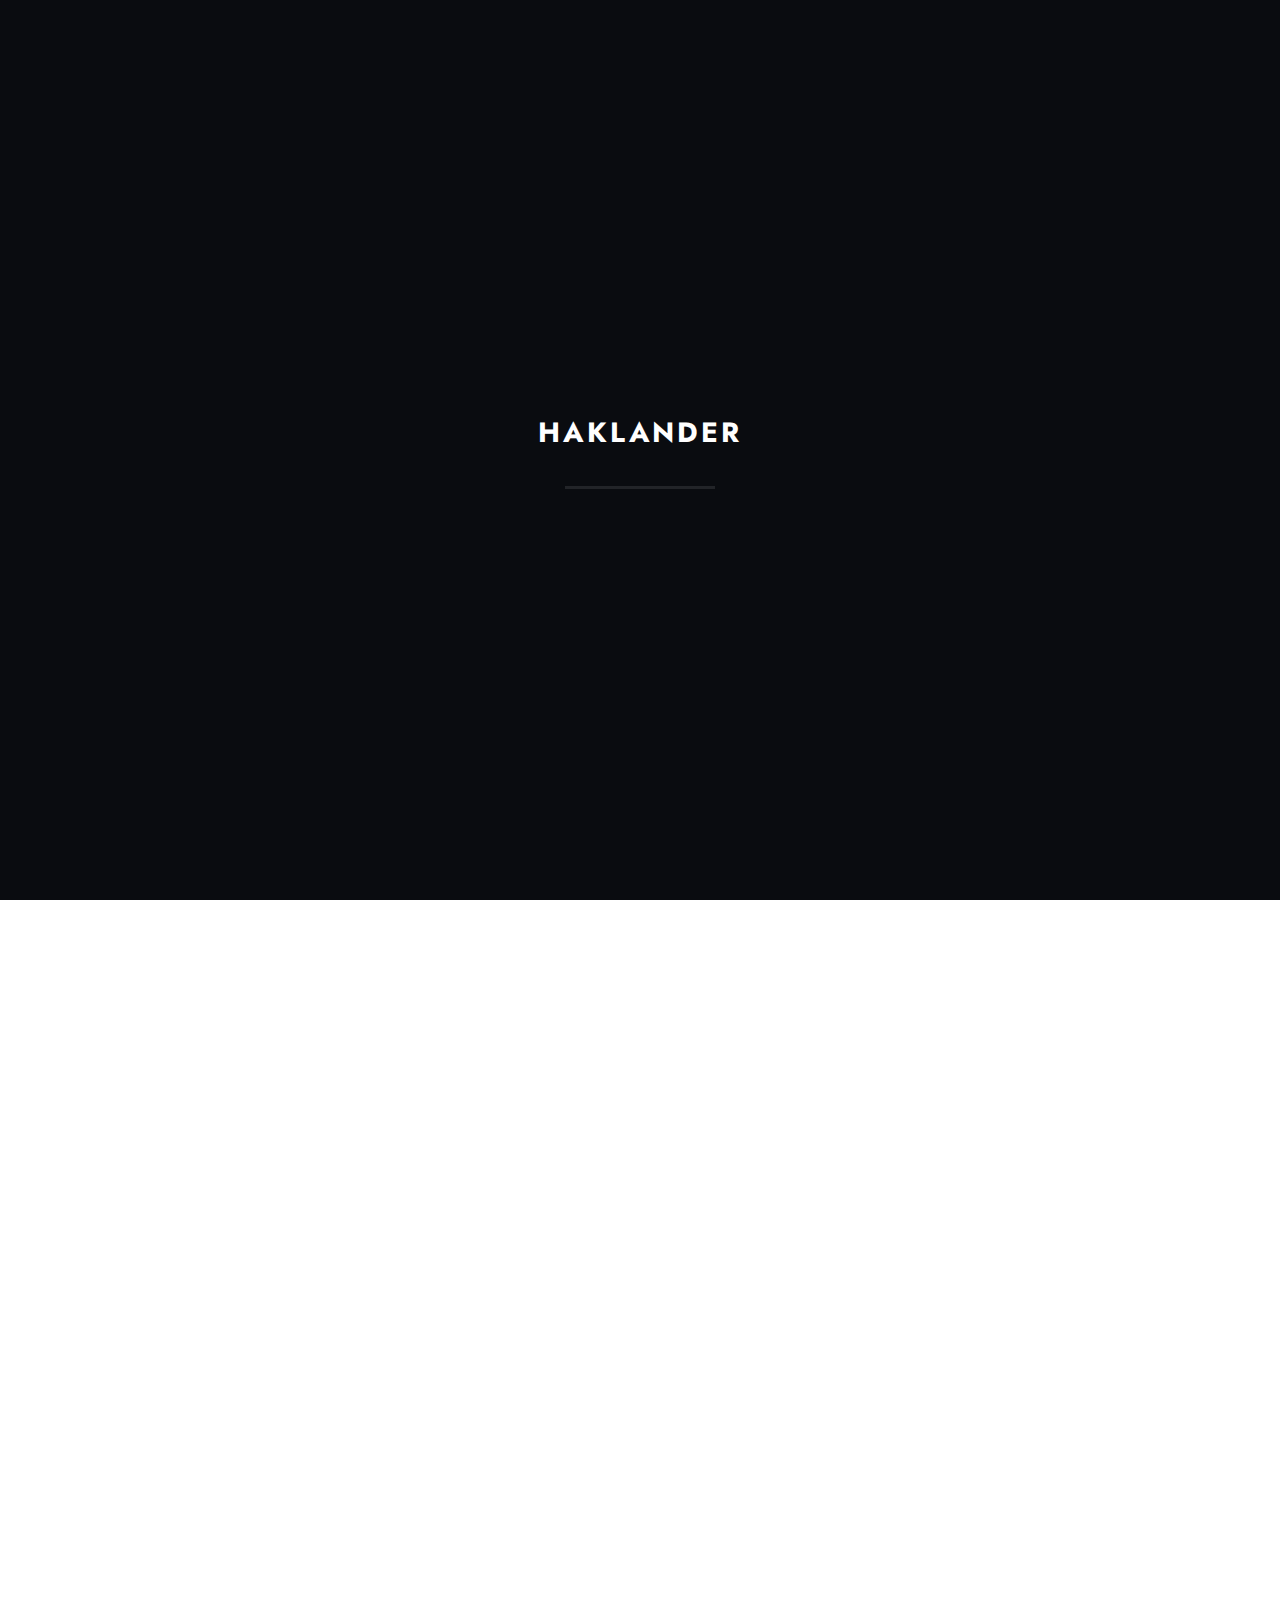
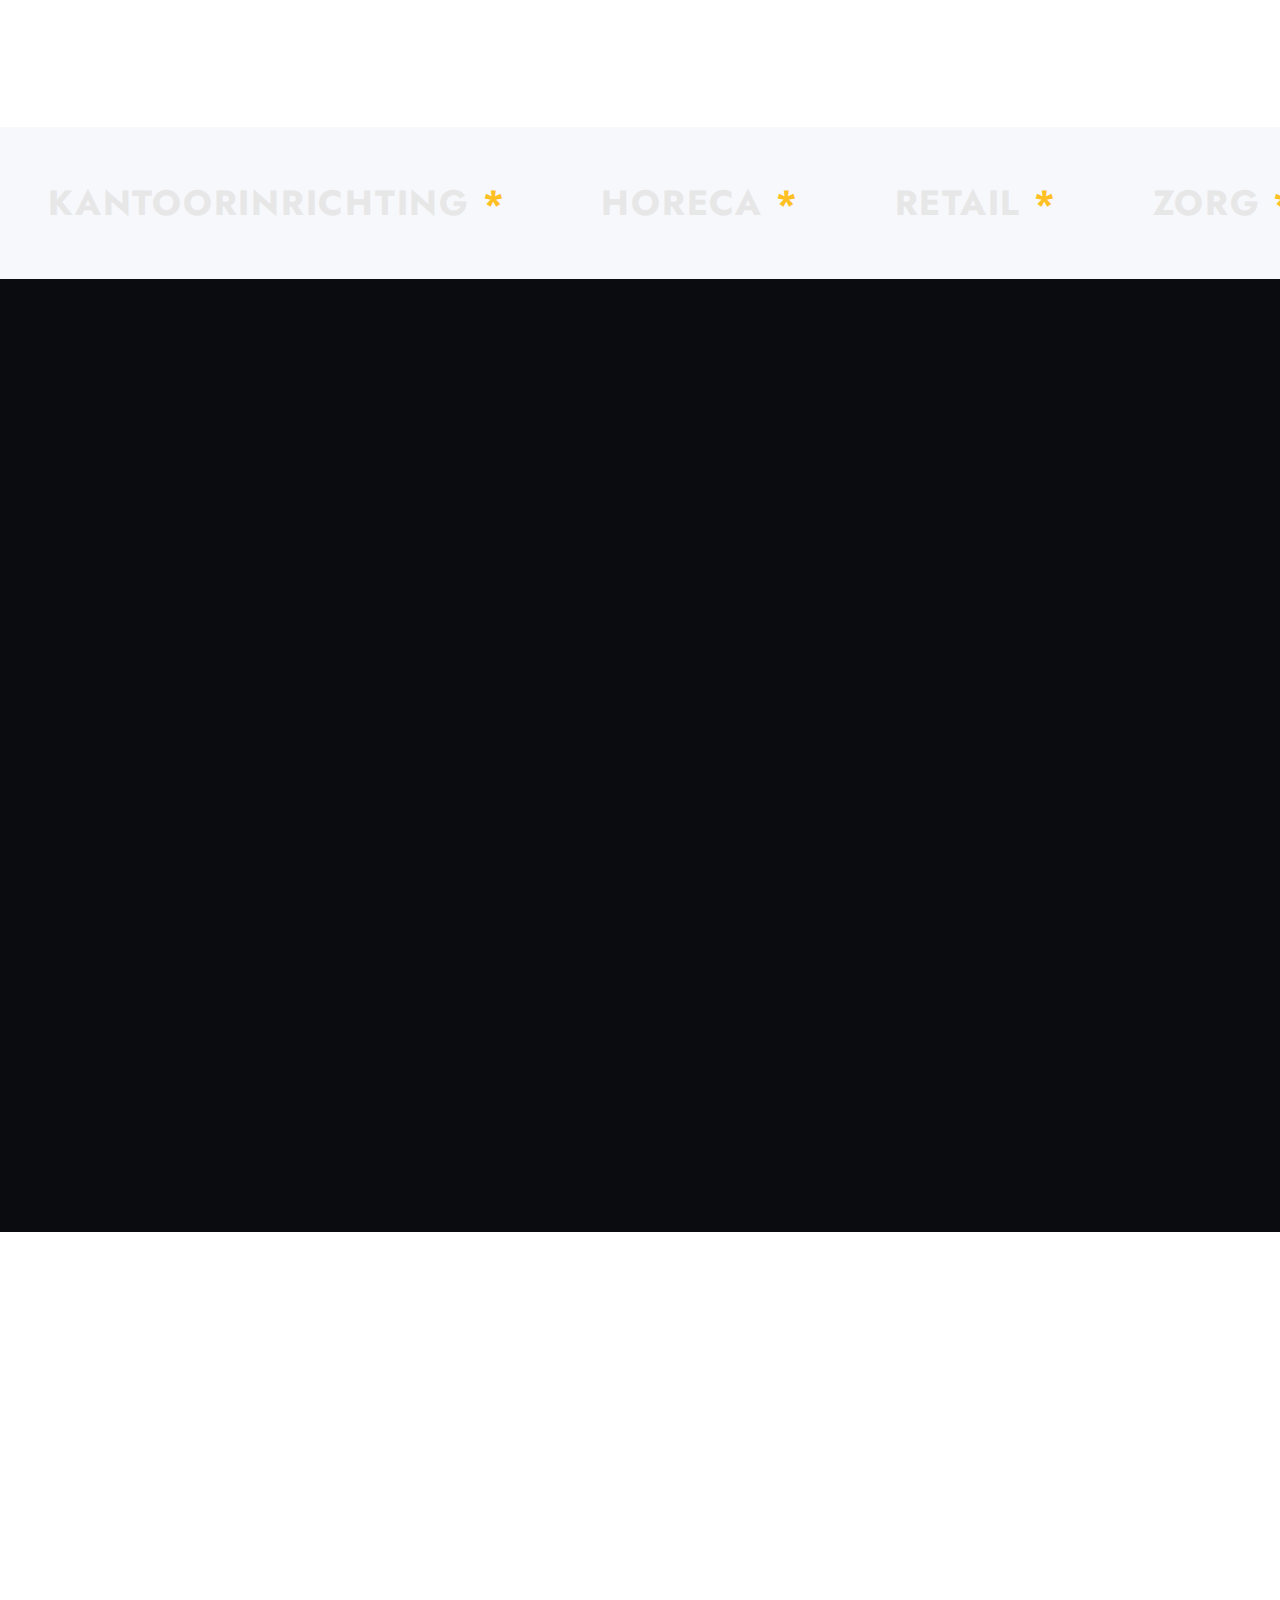
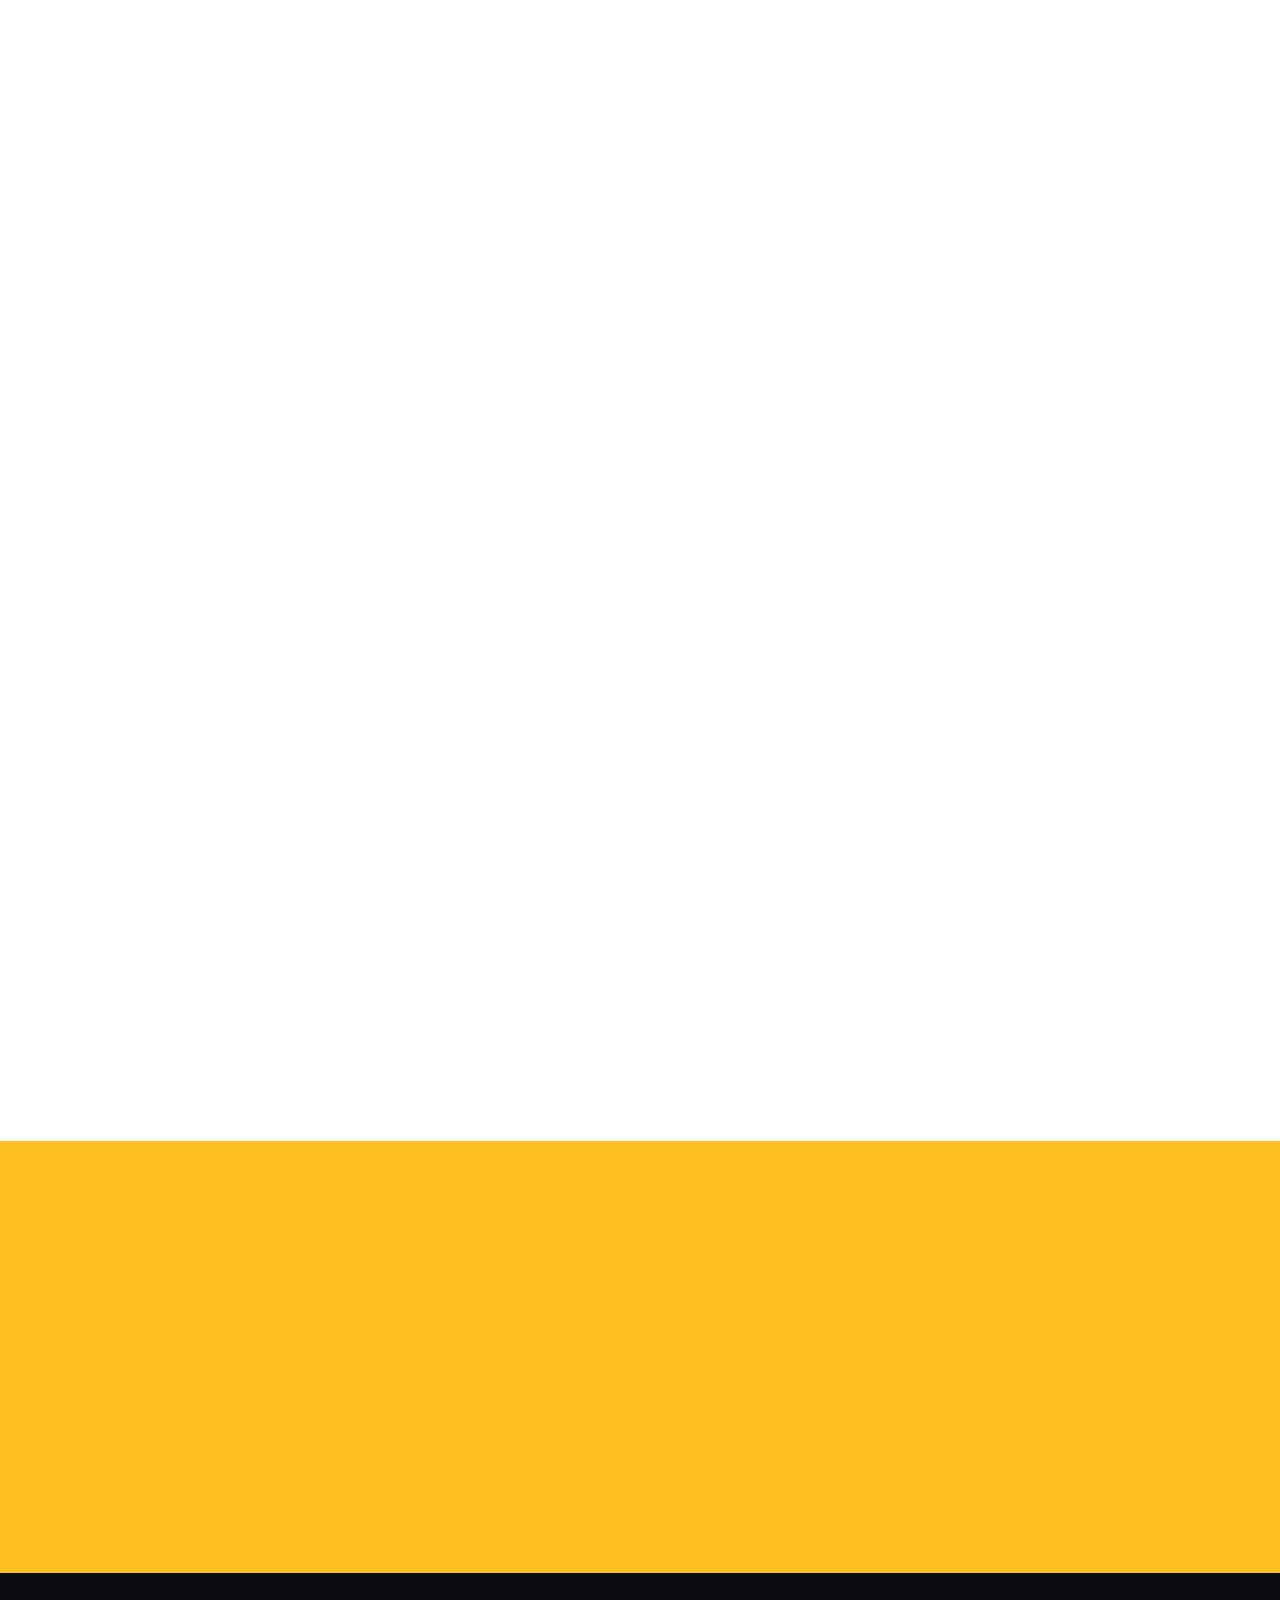
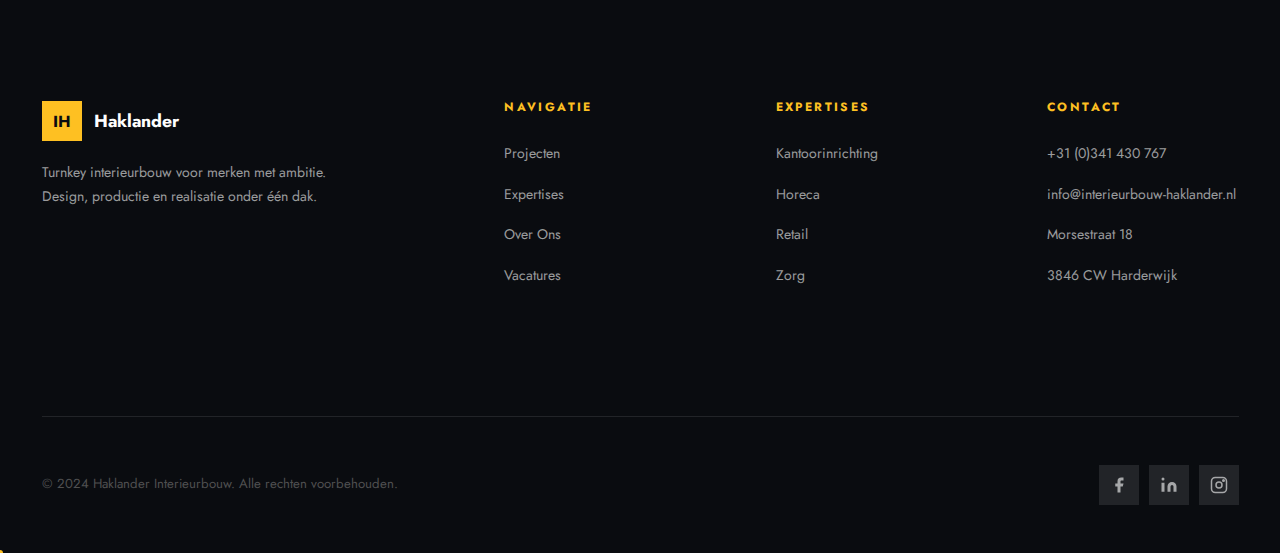
<file: website/index.html>
<!DOCTYPE html>
<html lang="nl">
<head>
  <meta charset="UTF-8">
  <meta name="viewport" content="width=device-width, initial-scale=1.0">
  <meta name="description" content="Haklander Interieurbouw - Vakkundige interieurbouw en maatwerk meubels voor kantoor, horeca, retail en zorg. Al 25+ jaar uw partner in Harderwijk.">

  <title>Haklander Interieurbouw | Vakkundig Maatwerk</title>

  <!-- Fonts -->
  <link rel="preconnect" href="https://fonts.googleapis.com">
  <link rel="preconnect" href="https://fonts.gstatic.com" crossorigin>
  <link href="https://fonts.googleapis.com/css2?family=Jost:wght@300;400;500;600;700&display=swap" rel="stylesheet">

  <!-- Styles -->
  <link rel="stylesheet" href="css/style.css">

  <!-- Favicon -->
  <link rel="icon" type="image/svg+xml" href="data:image/svg+xml,<svg xmlns='http://www.w3.org/2000/svg' viewBox='0 0 100 100'><text y='.9em' font-size='90'>H</text></svg>">
</head>
<body>
  <!-- Loader -->
  <div class="loader">
    <div class="loader__content">
      <div class="loader__logo">HAKLANDER</div>
      <div class="loader__bar"></div>
    </div>
  </div>

  <!-- Custom Cursor (added via JS) -->

  <!-- Navigation -->
  <nav class="nav nav--dark">
    <div class="container">
      <div class="nav__inner">
        <a href="index.html" class="nav__logo">
          <span class="nav__logo-mark">IH</span>
          <span class="nav__logo-text">
            <span class="nav__logo-name">Haklander</span>
            <span class="nav__logo-tagline">Interieurbouw</span>
          </span>
        </a>

        <ul class="nav__menu">
          <li><a href="projecten.html" class="nav__link">Projecten</a></li>
          <li><a href="expertises.html" class="nav__link">Expertises</a></li>
          <li><a href="over-ons.html" class="nav__link">Over Ons</a></li>
          <li><a href="vacatures.html" class="nav__link">Vacatures</a></li>
          <li><a href="contact.html" class="nav__link">Contact</a></li>
        </ul>

        <button class="nav__toggle" aria-label="Menu">
          <span></span>
          <span></span>
          <span></span>
        </button>
      </div>
    </div>
  </nav>

  <!-- Hero Section -->
  <section class="hero">
    <div class="hero__bg">
      <img src="images/MNF-20210621-4266-1600x1008.jpg" alt="Haklander Interieurbouw werkplaats" class="hero__bg-image">
      <div class="hero__bg-overlay"></div>
    </div>

    <div class="container">
      <div class="hero__content">
        <div class="hero__label">Interieurbouw</div>

        <h1 class="hero__title">
          <span><span class="hero__title-line">Ruimtes die</span></span>
          <span><span class="hero__title-line">Inspireren</span></span>
        </h1>

        <p class="hero__subtitle">
          Wij ontwerpen en realiseren interieurs voor merken die verder denken.
          Turnkey, op maat, zonder compromis.
        </p>

        <div class="hero__cta">
          <a href="projecten.html" class="btn btn--primary">
            Ontdek ons werk
            <svg class="btn__icon" width="20" height="20" viewBox="0 0 24 24" fill="none" stroke="currentColor" stroke-width="2">
              <path d="M5 12h14M12 5l7 7-7 7"/>
            </svg>
          </a>
          <a href="contact.html" class="btn btn--outline">Start een project</a>
        </div>
      </div>
    </div>

    <div class="hero__scroll">
      <span>Scroll</span>
      <div class="hero__scroll-line"></div>
    </div>
  </section>

  <!-- About Preview Section -->
  <section class="section">
    <div class="container">
      <div class="about-preview">
        <div class="about-preview__image reveal-left">
          <img src="images/about/QV1C8490-1600x1067.jpg" alt="Haklander werkplaats" style="width: 100%; height: 100%; object-fit: cover;">
        </div>

        <div class="about-preview__content reveal-right">
          <div class="section__label">Over Ons</div>
          <h2 class="section__title">Precisie ontmoet<br>ambitie</h2>
          <p class="section__description">
            Al 25 jaar transformeren wij visies naar werkelijkheid.
            Van eerste schets tot sleutelklare oplevering — alles in eigen beheer.
          </p>
          <p class="section__description" style="margin-top: 1rem;">
            Moderne CNC-technologie, duurzame materialen en vakmanschap
            komen samen in interieurs die indruk maken.
          </p>

          <div class="about-preview__stats">
            <div class="stat">
              <span class="stat__number" data-count="25" data-suffix="+">0+</span>
              <span class="stat__label">Jaar</span>
            </div>
            <div class="stat">
              <span class="stat__number" data-count="500" data-suffix="+">0+</span>
              <span class="stat__label">Projecten</span>
            </div>
            <div class="stat">
              <span class="stat__number" data-count="100" data-suffix="%">0%</span>
              <span class="stat__label">Maatwerk</span>
            </div>
          </div>
        </div>
      </div>
    </div>
  </section>

  <!-- Marquee -->
  <div class="marquee">
    <div class="marquee__content">
      <span class="marquee__item">Kantoorinrichting <span>*</span></span>
      <span class="marquee__item">Horeca <span>*</span></span>
      <span class="marquee__item">Retail <span>*</span></span>
      <span class="marquee__item">Zorg <span>*</span></span>
      <span class="marquee__item">Maatwerk <span>*</span></span>
      <span class="marquee__item">Kantoorinrichting <span>*</span></span>
      <span class="marquee__item">Horeca <span>*</span></span>
      <span class="marquee__item">Retail <span>*</span></span>
      <span class="marquee__item">Zorg <span>*</span></span>
      <span class="marquee__item">Maatwerk <span>*</span></span>
    </div>
  </div>

  <!-- Expertises Section -->
  <section class="section section--dark">
    <div class="container">
      <div class="section__header reveal">
        <div class="section__label">Expertises</div>
        <h2 class="section__title">Elk segment,<br>één standaard</h2>
        <p class="section__description">
          Van boardroom tot boutique hotel. Wij kennen de nuances van elke sector
          en vertalen die naar interieurs met impact.
        </p>
      </div>

      <div class="expertise-grid">
        <div class="expertise-card reveal delay-1">
          <svg class="expertise-card__icon" viewBox="0 0 48 48" fill="none" stroke="currentColor" stroke-width="1.5">
            <rect x="4" y="8" width="40" height="32" rx="2"/>
            <path d="M4 16h40"/>
            <rect x="8" y="20" width="12" height="16"/>
            <path d="M24 20h16M24 28h16M24 36h10"/>
          </svg>
          <h3 class="expertise-card__title">Kantoor</h3>
          <p class="expertise-card__description">
            Werkplekken waar talent floreert en merken tot leven komen.
          </p>
        </div>

        <div class="expertise-card reveal delay-2">
          <svg class="expertise-card__icon" viewBox="0 0 48 48" fill="none" stroke="currentColor" stroke-width="1.5">
            <path d="M8 40V20l16-12 16 12v20"/>
            <rect x="18" y="28" width="12" height="12"/>
            <circle cx="24" cy="18" r="4"/>
          </svg>
          <h3 class="expertise-card__title">Horeca</h3>
          <p class="expertise-card__description">
            Gastvrijheid vertaald naar ruimtes die blijven hangen.
          </p>
        </div>

        <div class="expertise-card reveal delay-3">
          <svg class="expertise-card__icon" viewBox="0 0 48 48" fill="none" stroke="currentColor" stroke-width="1.5">
            <rect x="6" y="10" width="36" height="28" rx="2"/>
            <path d="M6 18h36"/>
            <path d="M16 38v-8M32 38v-8"/>
            <rect x="12" y="22" width="8" height="10"/>
            <rect x="28" y="22" width="8" height="10"/>
          </svg>
          <h3 class="expertise-card__title">Retail</h3>
          <p class="expertise-card__description">
            Winkelbeleving die converteert en merkloyaliteit bouwt.
          </p>
        </div>

        <div class="expertise-card reveal delay-4">
          <svg class="expertise-card__icon" viewBox="0 0 48 48" fill="none" stroke="currentColor" stroke-width="1.5">
            <path d="M24 4l4 8h-8l4-8z"/>
            <rect x="8" y="12" width="32" height="32" rx="2"/>
            <path d="M18 24h12M18 32h8"/>
            <circle cx="24" cy="20" r="2"/>
          </svg>
          <h3 class="expertise-card__title">Zorg</h3>
          <p class="expertise-card__description">
            Healing environments waar welzijn en functionaliteit samenkomen.
          </p>
        </div>
      </div>

      <div class="text-center reveal" style="margin-top: var(--space-xl);">
        <a href="expertises.html" class="btn btn--outline">
          Meer over onze aanpak
          <svg class="btn__icon" width="20" height="20" viewBox="0 0 24 24" fill="none" stroke="currentColor" stroke-width="2">
            <path d="M5 12h14M12 5l7 7-7 7"/>
          </svg>
        </a>
      </div>
    </div>
  </section>

  <!-- Featured Projects -->
  <section class="section">
    <div class="container">
      <div class="section__header reveal">
        <div class="section__label">Projecten</div>
        <h2 class="section__title">Recent werk</h2>
        <p class="section__description">
          Een greep uit onze realisaties voor toonaangevende opdrachtgevers.
        </p>
      </div>

      <div class="projects-grid">
        <article class="project-card project-card--large reveal">
          <img src="images/projects/Veluwe-optiek-Putten-Haklander-LR-4-1000x428.jpg" alt="Veluwe Optiek Putten" class="project-card__image">
          <div class="project-card__overlay">
            <span class="project-card__category">Retail</span>
            <h3 class="project-card__title">Veluwe Optiek</h3>
            <span class="project-card__location">Putten</span>
          </div>
          <div class="project-card__arrow">
            <svg width="16" height="16" viewBox="0 0 24 24" fill="none" stroke="currentColor" stroke-width="2">
              <path d="M7 17L17 7M17 7H7M17 7v10"/>
            </svg>
          </div>
        </article>

        <article class="project-card project-card--medium reveal delay-1">
          <img src="images/projects/Mobiquity-Amsterdam-4-560x560.jpg" alt="Mobiquity Amsterdam" class="project-card__image">
          <div class="project-card__overlay">
            <span class="project-card__category">Kantoor</span>
            <h3 class="project-card__title">Mobiquity</h3>
            <span class="project-card__location">Amsterdam</span>
          </div>
          <div class="project-card__arrow">
            <svg width="16" height="16" viewBox="0 0 24 24" fill="none" stroke="currentColor" stroke-width="2">
              <path d="M7 17L17 7M17 7H7M17 7v10"/>
            </svg>
          </div>
        </article>

        <article class="project-card project-card--small reveal delay-2">
          <img src="images/projects/collegezaal-3-vooraanzicht-1-1000x428.jpg" alt="UMC Amsterdam collegezaal" class="project-card__image">
          <div class="project-card__overlay">
            <span class="project-card__category">Onderwijs</span>
            <h3 class="project-card__title">UMC Amsterdam</h3>
            <span class="project-card__location">Amsterdam</span>
          </div>
          <div class="project-card__arrow">
            <svg width="16" height="16" viewBox="0 0 24 24" fill="none" stroke="currentColor" stroke-width="2">
              <path d="M7 17L17 7M17 7H7M17 7v10"/>
            </svg>
          </div>
        </article>

        <article class="project-card project-card--small reveal delay-3">
          <img src="images/projects/Project-MOORE-2-Amsterdam-4-van-8-1000x428.jpg" alt="Moore Advocaten" class="project-card__image">
          <div class="project-card__overlay">
            <span class="project-card__category">Kantoor</span>
            <h3 class="project-card__title">Moore Advocaten</h3>
            <span class="project-card__location">Nederland</span>
          </div>
          <div class="project-card__arrow">
            <svg width="16" height="16" viewBox="0 0 24 24" fill="none" stroke="currentColor" stroke-width="2">
              <path d="M7 17L17 7M17 7H7M17 7v10"/>
            </svg>
          </div>
        </article>
      </div>

      <div class="text-center reveal" style="margin-top: var(--space-xl);">
        <a href="projecten.html" class="btn btn--primary">
          Bekijk alle projecten
          <svg class="btn__icon" width="20" height="20" viewBox="0 0 24 24" fill="none" stroke="currentColor" stroke-width="2">
            <path d="M5 12h14M12 5l7 7-7 7"/>
          </svg>
        </a>
      </div>
    </div>
  </section>

  <!-- CTA Section -->
  <section class="cta-section">
    <div class="container">
      <h2 class="cta-section__title reveal">Laten we bouwen</h2>
      <p class="cta-section__description reveal delay-1">
        Grote plannen beginnen met een goed gesprek.
      </p>
      <a href="contact.html" class="btn btn--primary reveal delay-2">
        Neem contact op
        <svg class="btn__icon" width="20" height="20" viewBox="0 0 24 24" fill="none" stroke="currentColor" stroke-width="2">
          <path d="M5 12h14M12 5l7 7-7 7"/>
        </svg>
      </a>
    </div>
  </section>

  <!-- Footer -->
  <footer class="footer">
    <div class="container">
      <div class="footer__grid">
        <div class="footer__brand">
          <div class="footer__logo">
            <span class="footer__logo-mark">IH</span>
            <span class="footer__logo-text">Haklander</span>
          </div>
          <p class="footer__description">
            Turnkey interieurbouw voor merken met ambitie.
            Design, productie en realisatie onder één dak.
          </p>
        </div>

        <div class="footer__column">
          <h4 class="footer__title">Navigatie</h4>
          <ul class="footer__links">
            <li><a href="projecten.html" class="footer__link">Projecten</a></li>
            <li><a href="expertises.html" class="footer__link">Expertises</a></li>
            <li><a href="over-ons.html" class="footer__link">Over Ons</a></li>
            <li><a href="vacatures.html" class="footer__link">Vacatures</a></li>
          </ul>
        </div>

        <div class="footer__column">
          <h4 class="footer__title">Expertises</h4>
          <ul class="footer__links">
            <li><a href="expertises.html" class="footer__link">Kantoorinrichting</a></li>
            <li><a href="expertises.html" class="footer__link">Horeca</a></li>
            <li><a href="expertises.html" class="footer__link">Retail</a></li>
            <li><a href="expertises.html" class="footer__link">Zorg</a></li>
          </ul>
        </div>

        <div class="footer__column">
          <h4 class="footer__title">Contact</h4>
          <ul class="footer__links">
            <li><a href="tel:+31341430767" class="footer__link">+31 (0)341 430 767</a></li>
            <li><a href="mailto:info@interieurbouw-haklander.nl" class="footer__link">info@interieurbouw-haklander.nl</a></li>
            <li><span class="footer__link">Morsestraat 18</span></li>
            <li><span class="footer__link">3846 CW Harderwijk</span></li>
          </ul>
        </div>
      </div>

      <div class="footer__bottom">
        <p>&copy; 2024 Haklander Interieurbouw. Alle rechten voorbehouden.</p>

        <div class="footer__social">
          <a href="https://facebook.com/InterieurbouwHaklander" class="footer__social-link" target="_blank" rel="noopener" aria-label="Facebook">
            <svg width="18" height="18" viewBox="0 0 24 24" fill="currentColor">
              <path d="M18 2h-3a5 5 0 0 0-5 5v3H7v4h3v8h4v-8h3l1-4h-4V7a1 1 0 0 1 1-1h3z"/>
            </svg>
          </a>
          <a href="https://linkedin.com" class="footer__social-link" target="_blank" rel="noopener" aria-label="LinkedIn">
            <svg width="18" height="18" viewBox="0 0 24 24" fill="currentColor">
              <path d="M16 8a6 6 0 0 1 6 6v7h-4v-7a2 2 0 0 0-2-2 2 2 0 0 0-2 2v7h-4v-7a6 6 0 0 1 6-6zM2 9h4v12H2zM4 2a2 2 0 1 1 0 4 2 2 0 0 1 0-4z"/>
            </svg>
          </a>
          <a href="https://instagram.com" class="footer__social-link" target="_blank" rel="noopener" aria-label="Instagram">
            <svg width="18" height="18" viewBox="0 0 24 24" fill="none" stroke="currentColor" stroke-width="2">
              <rect x="2" y="2" width="20" height="20" rx="5"/>
              <circle cx="12" cy="12" r="4"/>
              <circle cx="18" cy="6" r="1"/>
            </svg>
          </a>
        </div>
      </div>
    </div>
  </footer>

  <script src="js/main.js"></script>
</body>
</html>
</file>
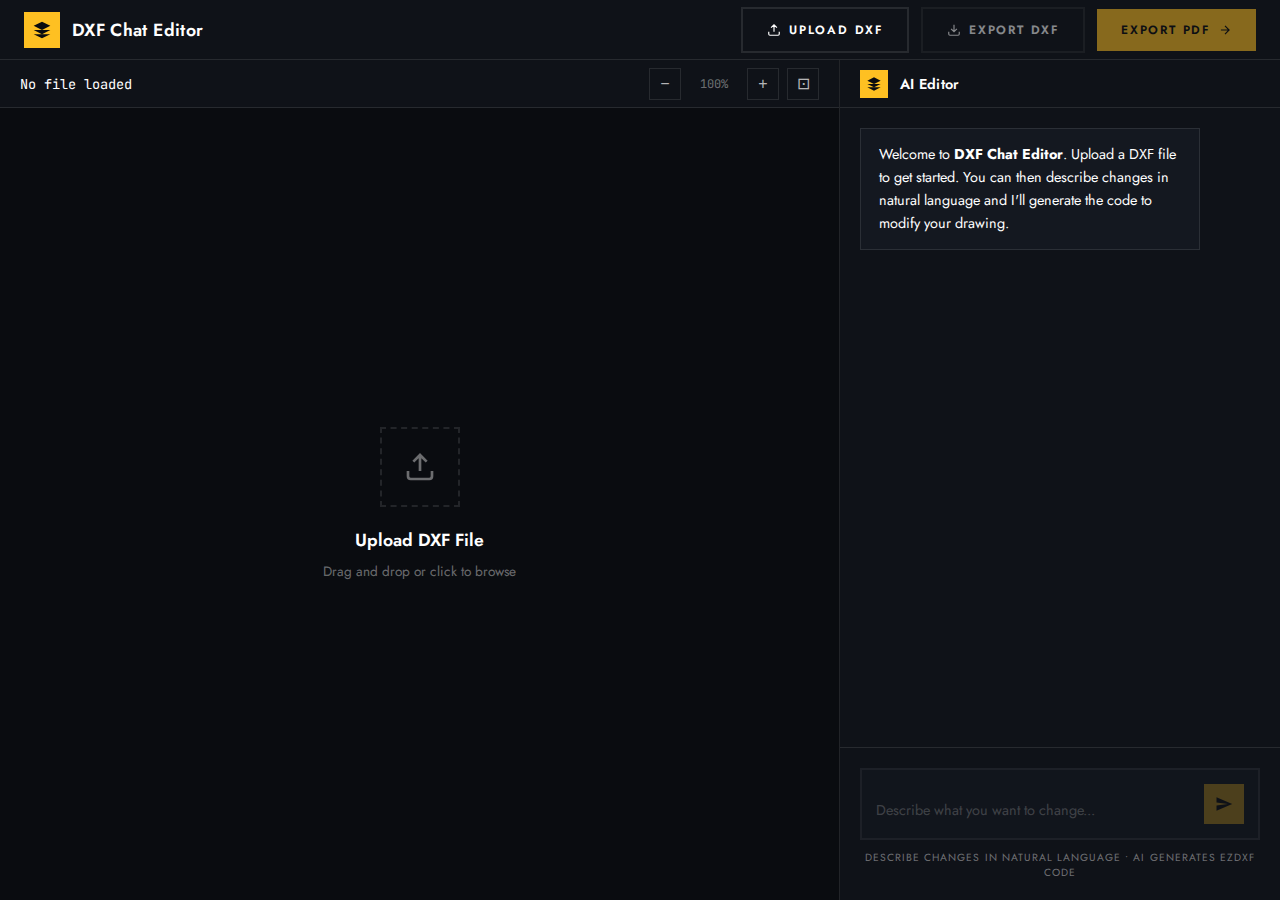
<file: app/static/index.html>
<!DOCTYPE html>
<html lang="nl">
<head>
    <meta charset="UTF-8">
    <meta name="viewport" content="width=device-width, initial-scale=1.0">
    <title>DXF Chat Editor</title>
    <link rel="preconnect" href="https://fonts.googleapis.com">
    <link rel="preconnect" href="https://fonts.gstatic.com" crossorigin>
    <link href="https://fonts.googleapis.com/css2?family=Jost:wght@300;400;500;600;700&family=JetBrains+Mono:wght@400;500&display=swap" rel="stylesheet">
    <style>
        :root {
            --color-accent: rgb(254, 192, 34);
            --color-accent-hover: rgb(230, 170, 20);
            --color-accent-dim: rgba(254, 192, 34, 0.15);
            --color-accent-glow: rgba(254, 192, 34, 0.4);

            --bg-primary: rgb(10, 12, 16);
            --bg-secondary: rgb(15, 18, 24);
            --bg-tertiary: rgb(20, 24, 32);

            --text-primary: rgb(255, 255, 255);
            --text-secondary: rgba(255, 255, 255, 0.7);
            --text-muted: rgba(255, 255, 255, 0.4);
            --text-dark: rgb(10, 12, 16);

            --border-color: rgba(255, 255, 255, 0.1);
            --grid-color: rgba(255, 255, 255, 0.05);

            --success: rgb(63, 185, 80);
            --error: rgb(248, 81, 73);

            --font-primary: 'Jost', -apple-system, BlinkMacSystemFont, sans-serif;
            --font-mono: 'JetBrains Mono', monospace;

            --transition-fast: 0.2s ease;
            --transition-smooth: 0.4s ease;
        }

        * {
            margin: 0;
            padding: 0;
            box-sizing: border-box;
        }

        body {
            font-family: var(--font-primary);
            background: var(--bg-primary);
            color: var(--text-primary);
            height: 100vh;
            overflow: hidden;
            -webkit-font-smoothing: antialiased;
        }

        ::selection {
            background: var(--color-accent);
            color: var(--text-dark);
        }

        /* Header */
        .header {
            height: 60px;
            background: var(--bg-secondary);
            border-bottom: 1px solid var(--border-color);
            display: flex;
            align-items: center;
            justify-content: space-between;
            padding: 0 24px;
        }

        .header-left {
            display: flex;
            align-items: center;
            gap: 20px;
        }

        .logo {
            display: flex;
            align-items: center;
            gap: 12px;
        }

        .logo-icon {
            width: 36px;
            height: 36px;
            background: var(--color-accent);
            display: flex;
            align-items: center;
            justify-content: center;
        }

        .logo-icon svg {
            width: 20px;
            height: 20px;
            fill: var(--text-dark);
        }

        .logo-text {
            font-size: 1.1rem;
            font-weight: 600;
            letter-spacing: 0.02em;
        }

        .header-actions {
            display: flex;
            align-items: center;
            gap: 12px;
        }

        .btn {
            font-family: var(--font-primary);
            font-size: 0.75rem;
            font-weight: 600;
            text-transform: uppercase;
            letter-spacing: 0.15em;
            padding: 12px 24px;
            border: none;
            border-radius: 0;
            cursor: pointer;
            transition: all var(--transition-smooth);
            display: inline-flex;
            align-items: center;
            gap: 8px;
            text-decoration: none;
        }

        .btn:disabled {
            opacity: 0.5;
            cursor: not-allowed;
        }

        .btn-secondary {
            background: transparent;
            color: var(--text-primary);
            border: 2px solid var(--border-color);
        }

        .btn-secondary:hover:not(:disabled) {
            border-color: var(--text-primary);
            background: rgba(255, 255, 255, 0.05);
        }

        .btn-primary {
            background: var(--color-accent);
            color: var(--text-dark);
        }

        .btn-primary:hover:not(:disabled) {
            background: var(--color-accent-hover);
            transform: translateY(-2px);
            box-shadow: 0 10px 30px var(--color-accent-glow);
        }

        .btn svg {
            width: 14px;
            height: 14px;
            stroke: currentColor;
            fill: none;
            stroke-width: 2;
        }

        /* Main Layout */
        .main {
            display: flex;
            height: calc(100vh - 60px);
        }

        /* Viewer Panel */
        .viewer-panel {
            flex: 1;
            display: flex;
            flex-direction: column;
            border-right: 1px solid var(--border-color);
        }

        .viewer-toolbar {
            height: 48px;
            background: var(--bg-secondary);
            border-bottom: 1px solid var(--border-color);
            display: flex;
            align-items: center;
            justify-content: space-between;
            padding: 0 20px;
        }

        .file-info {
            display: flex;
            align-items: center;
            gap: 16px;
        }

        .file-name {
            font-family: var(--font-mono);
            font-size: 0.85rem;
            color: var(--text-primary);
        }

        .file-status {
            font-size: 0.65rem;
            font-weight: 600;
            text-transform: uppercase;
            letter-spacing: 0.15em;
            padding: 6px 12px;
            background: var(--color-accent-dim);
            color: var(--color-accent);
        }

        .zoom-controls {
            display: flex;
            align-items: center;
            gap: 8px;
        }

        .zoom-btn {
            width: 32px;
            height: 32px;
            background: transparent;
            border: 1px solid var(--border-color);
            color: var(--text-secondary);
            cursor: pointer;
            display: flex;
            align-items: center;
            justify-content: center;
            font-size: 16px;
            transition: all var(--transition-fast);
        }

        .zoom-btn:hover {
            border-color: var(--color-accent);
            color: var(--color-accent);
        }

        .zoom-level {
            font-family: var(--font-mono);
            font-size: 0.75rem;
            color: var(--text-muted);
            min-width: 50px;
            text-align: center;
        }

        /* Viewer Canvas */
        .viewer-canvas {
            flex: 1;
            background: #e8e8e8;
            position: relative;
            overflow: hidden;
            cursor: grab;
        }

        .viewer-canvas:active {
            cursor: grabbing;
        }

        .svg-container {
            position: absolute;
            transform-origin: 0 0;
            cursor: grab;
        }

        .svg-container:active {
            cursor: grabbing;
        }

        .svg-container svg {
            display: block;
            width: auto !important;
            height: auto !important;
            max-width: none;
            max-height: none;
        }

        /* Upload Zone */
        .upload-zone {
            position: absolute;
            inset: 0;
            display: flex;
            flex-direction: column;
            align-items: center;
            justify-content: center;
            gap: 20px;
            background: var(--bg-primary);
            cursor: pointer;
            transition: all var(--transition-fast);
        }

        .upload-zone.hidden {
            display: none;
        }

        .upload-zone:hover {
            background: var(--bg-secondary);
        }

        .upload-zone.dragover {
            background: var(--bg-tertiary);
            border: 2px dashed var(--color-accent);
        }

        .upload-icon {
            width: 80px;
            height: 80px;
            border: 2px dashed var(--border-color);
            display: flex;
            align-items: center;
            justify-content: center;
            transition: all var(--transition-fast);
        }

        .upload-zone:hover .upload-icon {
            border-color: var(--color-accent);
        }

        .upload-icon svg {
            width: 32px;
            height: 32px;
            stroke: var(--text-muted);
            fill: none;
            stroke-width: 2;
        }

        .upload-zone:hover .upload-icon svg {
            stroke: var(--color-accent);
        }

        .upload-text {
            text-align: center;
        }

        .upload-text h3 {
            font-size: 1.1rem;
            font-weight: 600;
            margin-bottom: 8px;
        }

        .upload-text p {
            font-size: 0.85rem;
            color: var(--text-muted);
        }

        /* Layers Panel */
        .layers-panel {
            position: absolute;
            left: 20px;
            top: 20px;
            background: var(--bg-secondary);
            border: 1px solid var(--border-color);
            padding: 16px;
            min-width: 160px;
            max-height: 300px;
            overflow-y: auto;
        }

        .layers-panel.hidden {
            display: none;
        }

        .layers-title {
            font-size: 0.65rem;
            font-weight: 600;
            text-transform: uppercase;
            letter-spacing: 0.25em;
            color: var(--color-accent);
            margin-bottom: 12px;
        }

        .layer-item {
            display: flex;
            align-items: center;
            gap: 10px;
            padding: 6px 0;
            color: var(--text-secondary);
            font-family: var(--font-mono);
            font-size: 0.7rem;
        }

        .layer-color {
            width: 12px;
            height: 3px;
            background: var(--color-accent);
        }

        .layer-count {
            margin-left: auto;
            color: var(--text-muted);
        }

        /* Chat Panel */
        .chat-panel {
            width: 440px;
            display: flex;
            flex-direction: column;
            background: var(--bg-secondary);
        }

        .chat-header {
            height: 48px;
            border-bottom: 1px solid var(--border-color);
            display: flex;
            align-items: center;
            padding: 0 20px;
            gap: 12px;
        }

        .chat-header-icon {
            width: 28px;
            height: 28px;
            background: var(--color-accent);
            display: flex;
            align-items: center;
            justify-content: center;
        }

        .chat-header-icon svg {
            width: 16px;
            height: 16px;
            fill: var(--text-dark);
        }

        .chat-header-title {
            font-weight: 600;
            font-size: 0.9rem;
            letter-spacing: 0.02em;
        }

        .chat-messages {
            flex: 1;
            overflow-y: auto;
            padding: 20px;
            display: flex;
            flex-direction: column;
            gap: 20px;
        }

        .message {
            display: flex;
            flex-direction: column;
            gap: 10px;
        }

        .message-user {
            align-items: flex-end;
        }

        .message-assistant {
            align-items: flex-start;
        }

        .message-content {
            max-width: 85%;
            padding: 14px 18px;
            font-size: 0.9rem;
            line-height: 1.6;
        }

        .message-user .message-content {
            background: var(--color-accent);
            color: var(--text-dark);
        }

        .message-assistant .message-content {
            background: var(--bg-tertiary);
            color: var(--text-primary);
            border: 1px solid var(--border-color);
        }

        .message-code {
            margin-top: 10px;
            background: var(--bg-primary);
            border: 1px solid var(--border-color);
            overflow: hidden;
            max-width: 85%;
        }

        .code-header {
            background: var(--bg-tertiary);
            padding: 10px 14px;
            font-family: var(--font-mono);
            font-size: 0.65rem;
            text-transform: uppercase;
            letter-spacing: 0.1em;
            color: var(--text-muted);
            display: flex;
            align-items: center;
            justify-content: space-between;
        }

        .code-header .executed {
            color: var(--success);
        }

        .code-header .error {
            color: var(--error);
        }

        .code-content {
            padding: 14px;
            font-family: var(--font-mono);
            font-size: 0.75rem;
            line-height: 1.7;
            color: var(--text-secondary);
            overflow-x: auto;
            white-space: pre-wrap;
        }

        .message-status {
            display: flex;
            align-items: center;
            gap: 8px;
            font-size: 0.7rem;
            font-weight: 500;
            text-transform: uppercase;
            letter-spacing: 0.1em;
            color: var(--success);
            padding-left: 4px;
        }

        .message-status.error {
            color: var(--error);
        }

        .status-dot {
            width: 6px;
            height: 6px;
            background: var(--success);
            border-radius: 50%;
        }

        .message-status.error .status-dot {
            background: var(--error);
        }

        /* Loading indicator */
        .loading {
            display: flex;
            align-items: center;
            gap: 8px;
            padding: 14px 18px;
            background: var(--bg-tertiary);
            border: 1px solid var(--border-color);
        }

        .loading-dots {
            display: flex;
            gap: 4px;
        }

        .loading-dots span {
            width: 6px;
            height: 6px;
            background: var(--color-accent);
            border-radius: 50%;
            animation: bounce 1.4s infinite ease-in-out both;
        }

        .loading-dots span:nth-child(1) { animation-delay: -0.32s; }
        .loading-dots span:nth-child(2) { animation-delay: -0.16s; }

        @keyframes bounce {
            0%, 80%, 100% { transform: scale(0); }
            40% { transform: scale(1); }
        }

        /* Chat Input */
        .chat-input-container {
            padding: 20px;
            border-top: 1px solid var(--border-color);
        }

        .chat-input-wrapper {
            display: flex;
            align-items: flex-end;
            gap: 12px;
            background: var(--bg-tertiary);
            border: 2px solid var(--border-color);
            padding: 14px;
            transition: all var(--transition-fast);
        }

        .chat-input-wrapper:focus-within {
            border-color: var(--color-accent);
        }

        .chat-input-wrapper.disabled {
            opacity: 0.5;
            pointer-events: none;
        }

        .chat-input {
            flex: 1;
            background: none;
            border: none;
            color: var(--text-primary);
            font-family: var(--font-primary);
            font-size: 0.9rem;
            resize: none;
            outline: none;
            min-height: 24px;
            max-height: 120px;
        }

        .chat-input::placeholder {
            color: var(--text-muted);
        }

        .send-btn {
            width: 40px;
            height: 40px;
            background: var(--color-accent);
            border: none;
            cursor: pointer;
            display: flex;
            align-items: center;
            justify-content: center;
            transition: all var(--transition-smooth);
        }

        .send-btn:hover:not(:disabled) {
            background: var(--color-accent-hover);
            transform: translateY(-2px);
            box-shadow: 0 8px 20px var(--color-accent-glow);
        }

        .send-btn:disabled {
            opacity: 0.5;
            cursor: not-allowed;
        }

        .send-btn svg {
            width: 18px;
            height: 18px;
            fill: var(--text-dark);
        }

        .chat-hint {
            margin-top: 10px;
            font-size: 0.65rem;
            text-transform: uppercase;
            letter-spacing: 0.1em;
            color: var(--text-muted);
            text-align: center;
        }

        /* Scrollbar */
        ::-webkit-scrollbar {
            width: 6px;
            height: 6px;
        }

        ::-webkit-scrollbar-track {
            background: var(--bg-secondary);
        }

        ::-webkit-scrollbar-thumb {
            background: var(--border-color);
        }

        ::-webkit-scrollbar-thumb:hover {
            background: var(--text-muted);
        }

        /* Hidden file input */
        #file-input {
            display: none;
        }
    </style>
</head>
<body>
    <input type="file" id="file-input" accept=".dxf">

    <!-- Header -->
    <header class="header">
        <div class="header-left">
            <div class="logo">
                <div class="logo-icon">
                    <svg viewBox="0 0 24 24"><path d="M12 2L2 7l10 5 10-5-10-5zM2 17l10 5 10-5M2 12l10 5 10-5"/></svg>
                </div>
                <span class="logo-text">DXF Chat Editor</span>
            </div>
        </div>
        <div class="header-actions">
            <button class="btn btn-secondary" id="btn-upload">
                <svg viewBox="0 0 24 24"><path d="M21 15v4a2 2 0 01-2 2H5a2 2 0 01-2-2v-4M17 8l-5-5-5 5M12 3v12"/></svg>
                Upload DXF
            </button>
            <button class="btn btn-secondary" id="btn-export-dxf" disabled>
                <svg viewBox="0 0 24 24"><path d="M21 15v4a2 2 0 01-2 2H5a2 2 0 01-2-2v-4M7 10l5 5 5-5M12 15V3"/></svg>
                Export DXF
            </button>
            <button class="btn btn-primary" id="btn-export-pdf" disabled>
                Export PDF
                <svg viewBox="0 0 24 24"><path d="M5 12h14M12 5l7 7-7 7"/></svg>
            </button>
        </div>
    </header>

    <!-- Main Content -->
    <main class="main">
        <!-- Viewer Panel -->
        <div class="viewer-panel">
            <div class="viewer-toolbar">
                <div class="file-info">
                    <span class="file-name" id="file-name">No file loaded</span>
                    <span class="file-status" id="file-status" style="display: none;">Loaded</span>
                </div>
                <div class="zoom-controls">
                    <button class="zoom-btn" id="zoom-out">−</button>
                    <span class="zoom-level" id="zoom-level">100%</span>
                    <button class="zoom-btn" id="zoom-in">+</button>
                    <button class="zoom-btn" id="zoom-fit" title="Fit to view">⊡</button>
                </div>
            </div>
            <div class="viewer-canvas" id="viewer-canvas">
                <!-- Upload Zone -->
                <div class="upload-zone" id="upload-zone">
                    <div class="upload-icon">
                        <svg viewBox="0 0 24 24"><path d="M21 15v4a2 2 0 01-2 2H5a2 2 0 01-2-2v-4M17 8l-5-5-5 5M12 3v12"/></svg>
                    </div>
                    <div class="upload-text">
                        <h3>Upload DXF File</h3>
                        <p>Drag and drop or click to browse</p>
                    </div>
                </div>

                <!-- Layers Panel -->
                <div class="layers-panel hidden" id="layers-panel">
                    <div class="layers-title">Layers</div>
                    <div id="layers-list"></div>
                </div>

                <!-- SVG Container -->
                <div class="svg-container" id="svg-container"></div>
            </div>
        </div>

        <!-- Chat Panel -->
        <div class="chat-panel">
            <div class="chat-header">
                <div class="chat-header-icon">
                    <svg viewBox="0 0 24 24"><path d="M12 2L2 7l10 5 10-5-10-5zM2 17l10 5 10-5M2 12l10 5 10-5"/></svg>
                </div>
                <span class="chat-header-title">AI Editor</span>
            </div>

            <div class="chat-messages" id="chat-messages">
                <!-- Welcome Message -->
                <div class="message message-assistant">
                    <div class="message-content">
                        Welcome to <strong>DXF Chat Editor</strong>. Upload a DXF file to get started. You can then describe changes in natural language and I'll generate the code to modify your drawing.
                    </div>
                </div>
            </div>

            <div class="chat-input-container">
                <div class="chat-input-wrapper disabled" id="chat-input-wrapper">
                    <textarea class="chat-input" id="chat-input" placeholder="Describe what you want to change..." rows="1"></textarea>
                    <button class="send-btn" id="send-btn" disabled>
                        <svg viewBox="0 0 24 24"><path d="M2.01 21L23 12 2.01 3 2 10l15 2-15 2z"/></svg>
                    </button>
                </div>
                <div class="chat-hint">Describe changes in natural language • AI generates ezdxf code</div>
            </div>
        </div>
    </main>

    <script>
        // State
        let fileLoaded = false;
        let zoomLevel = 100;
        let baseScale = 1; // Scale needed to fit SVG in viewport
        let isProcessing = false;

        // Pan/Drag state
        let isPanning = false;
        let panStartX = 0;
        let panStartY = 0;
        let panOffsetX = 0;
        let panOffsetY = 0;

        // DOM Elements
        const fileInput = document.getElementById('file-input');
        const uploadZone = document.getElementById('upload-zone');
        const layersPanel = document.getElementById('layers-panel');
        const layersList = document.getElementById('layers-list');
        const svgContainer = document.getElementById('svg-container');
        const viewerCanvas = document.getElementById('viewer-canvas');
        const fileName = document.getElementById('file-name');
        const fileStatus = document.getElementById('file-status');
        const chatMessages = document.getElementById('chat-messages');
        const chatInput = document.getElementById('chat-input');
        const chatInputWrapper = document.getElementById('chat-input-wrapper');
        const sendBtn = document.getElementById('send-btn');
        const btnUpload = document.getElementById('btn-upload');
        const btnExportDxf = document.getElementById('btn-export-dxf');
        const btnExportPdf = document.getElementById('btn-export-pdf');
        const zoomIn = document.getElementById('zoom-in');
        const zoomOut = document.getElementById('zoom-out');
        const zoomFit = document.getElementById('zoom-fit');
        const zoomLevelDisplay = document.getElementById('zoom-level');

        // Event Listeners
        uploadZone.addEventListener('click', () => fileInput.click());
        btnUpload.addEventListener('click', () => fileInput.click());

        uploadZone.addEventListener('dragover', (e) => {
            e.preventDefault();
            uploadZone.classList.add('dragover');
        });

        uploadZone.addEventListener('dragleave', () => {
            uploadZone.classList.remove('dragover');
        });

        uploadZone.addEventListener('drop', (e) => {
            e.preventDefault();
            uploadZone.classList.remove('dragover');
            const file = e.dataTransfer.files[0];
            if (file && file.name.toLowerCase().endsWith('.dxf')) {
                uploadFile(file);
            }
        });

        fileInput.addEventListener('change', (e) => {
            const file = e.target.files[0];
            if (file) {
                uploadFile(file);
            }
        });

        sendBtn.addEventListener('click', sendMessage);
        chatInput.addEventListener('keydown', (e) => {
            if (e.key === 'Enter' && !e.shiftKey) {
                e.preventDefault();
                sendMessage();
            }
        });

        // Auto-resize textarea
        chatInput.addEventListener('input', () => {
            chatInput.style.height = 'auto';
            chatInput.style.height = Math.min(chatInput.scrollHeight, 120) + 'px';
        });

        // Zoom controls
        zoomIn.addEventListener('click', () => setZoom(zoomLevel + 25));
        zoomOut.addEventListener('click', () => setZoom(zoomLevel - 25));
        zoomFit.addEventListener('click', () => fitToView());

        // Pan/Drag functionality
        viewerCanvas.addEventListener('mousedown', (e) => {
            if (e.target === uploadZone || uploadZone.contains(e.target)) return;
            isPanning = true;
            panStartX = e.clientX - panOffsetX;
            panStartY = e.clientY - panOffsetY;
            viewerCanvas.style.cursor = 'grabbing';
        });

        document.addEventListener('mousemove', (e) => {
            if (!isPanning) return;
            panOffsetX = e.clientX - panStartX;
            panOffsetY = e.clientY - panStartY;
            updateSvgTransform();
        });

        document.addEventListener('mouseup', () => {
            isPanning = false;
            viewerCanvas.style.cursor = 'grab';
        });

        // Mouse wheel zoom
        viewerCanvas.addEventListener('wheel', (e) => {
            if (!fileLoaded) return;
            e.preventDefault();
            const delta = e.deltaY > 0 ? -10 : 10;
            setZoom(zoomLevel + delta);
        });

        // Export buttons
        btnExportDxf.addEventListener('click', () => exportFile('dxf'));
        btnExportPdf.addEventListener('click', () => exportFile('pdf'));

        // Functions
        async function uploadFile(file) {
            const formData = new FormData();
            formData.append('file', file);

            try {
                addSystemMessage('Uploading and processing DXF file...');

                const response = await fetch('/api/upload', {
                    method: 'POST',
                    body: formData
                });

                const data = await response.json();

                if (!response.ok) {
                    throw new Error(data.detail || 'Upload failed');
                }

                // Update UI
                fileLoaded = true;
                fileName.textContent = data.filename;
                fileStatus.style.display = 'inline-block';
                fileStatus.textContent = 'Loaded';

                // Show SVG
                svgContainer.innerHTML = data.svg;
                uploadZone.classList.add('hidden');

                // Fix SVG dimensions - set to a workable size
                const svg = svgContainer.querySelector('svg');
                if (svg) {
                    // Get aspect ratio from viewBox
                    const viewBox = svg.getAttribute('viewBox');
                    if (viewBox) {
                        const parts = viewBox.split(/\s+/);
                        const vbWidth = parseFloat(parts[2]);
                        const vbHeight = parseFloat(parts[3]);
                        const aspectRatio = vbWidth / vbHeight;

                        // Set to a reasonable pixel size maintaining aspect ratio
                        const baseSize = 2000;
                        if (aspectRatio > 1) {
                            svg.setAttribute('width', baseSize);
                            svg.setAttribute('height', baseSize / aspectRatio);
                        } else {
                            svg.setAttribute('width', baseSize * aspectRatio);
                            svg.setAttribute('height', baseSize);
                        }
                    } else {
                        svg.setAttribute('width', 2000);
                        svg.setAttribute('height', 2000);
                    }
                }

                // Fit to view after a brief delay for rendering
                setTimeout(() => {
                    fitToView();
                }, 50);

                // Update layers
                updateLayers(data.layers);
                layersPanel.classList.remove('hidden');

                // Enable chat and export
                chatInputWrapper.classList.remove('disabled');
                sendBtn.disabled = false;
                btnExportDxf.disabled = false;
                btnExportPdf.disabled = false;

                addAssistantMessage(`File <strong>${data.filename}</strong> loaded successfully. I found ${data.layers.length} layers. You can now describe changes you'd like to make.`);

            } catch (error) {
                addErrorMessage(`Failed to upload: ${error.message}`);
            }
        }

        function updateLayers(layers) {
            const colors = ['#fec022', '#8be9fd', '#ff79c6', '#50fa7b', '#bd93f9', '#ffb86c'];
            layersList.innerHTML = layers.map((layer, i) => `
                <div class="layer-item">
                    <div class="layer-color" style="background: ${colors[i % colors.length]};"></div>
                    ${layer.name}
                    <span class="layer-count">${layer.entity_count}</span>
                </div>
            `).join('');
        }

        async function sendMessage() {
            if (!fileLoaded || isProcessing) return;

            const message = chatInput.value.trim();
            if (!message) return;

            // Clear input
            chatInput.value = '';
            chatInput.style.height = 'auto';

            // Add user message
            addUserMessage(message);

            // Show loading
            isProcessing = true;
            sendBtn.disabled = true;
            const loadingEl = addLoadingIndicator();

            try {
                const response = await fetch('/api/chat', {
                    method: 'POST',
                    headers: { 'Content-Type': 'application/json' },
                    body: JSON.stringify({ message })
                });

                const data = await response.json();

                // Remove loading
                loadingEl.remove();

                if (!response.ok) {
                    throw new Error(data.detail || 'Request failed');
                }

                // Add assistant response
                addCodeResponse(data);

                // Update SVG if changed
                if (data.svg_updated) {
                    await refreshSvg();
                    fileStatus.textContent = 'Modified';
                }

            } catch (error) {
                loadingEl.remove();
                addErrorMessage(`Error: ${error.message}`);
            } finally {
                isProcessing = false;
                sendBtn.disabled = false;
            }
        }

        async function refreshSvg() {
            try {
                const response = await fetch('/api/svg');
                const svgContent = await response.text();
                svgContainer.innerHTML = svgContent;

                // Fix SVG dimensions - set to a workable size
                const svg = svgContainer.querySelector('svg');
                if (svg) {
                    const viewBox = svg.getAttribute('viewBox');
                    if (viewBox) {
                        const parts = viewBox.split(/\s+/);
                        const vbWidth = parseFloat(parts[2]);
                        const vbHeight = parseFloat(parts[3]);
                        const aspectRatio = vbWidth / vbHeight;
                        const baseSize = 2000;
                        if (aspectRatio > 1) {
                            svg.setAttribute('width', baseSize);
                            svg.setAttribute('height', baseSize / aspectRatio);
                        } else {
                            svg.setAttribute('width', baseSize * aspectRatio);
                            svg.setAttribute('height', baseSize);
                        }
                    }
                }

                updateSvgTransform(); // Maintain current pan/zoom

                // Refresh layers
                const layersResponse = await fetch('/api/layers');
                const layersData = await layersResponse.json();
                updateLayers(layersData.layers);
            } catch (error) {
                console.error('Failed to refresh SVG:', error);
            }
        }

        function addUserMessage(text) {
            const el = document.createElement('div');
            el.className = 'message message-user';
            el.innerHTML = `<div class="message-content">${escapeHtml(text)}</div>`;
            chatMessages.appendChild(el);
            scrollToBottom();
        }

        function addAssistantMessage(html) {
            const el = document.createElement('div');
            el.className = 'message message-assistant';
            el.innerHTML = `<div class="message-content">${html}</div>`;
            chatMessages.appendChild(el);
            scrollToBottom();
        }

        function addSystemMessage(text) {
            const el = document.createElement('div');
            el.className = 'message message-assistant';
            el.innerHTML = `<div class="message-content" style="font-style: italic; color: var(--text-muted);">${escapeHtml(text)}</div>`;
            chatMessages.appendChild(el);
            scrollToBottom();
        }

        function addErrorMessage(text) {
            const el = document.createElement('div');
            el.className = 'message message-assistant';
            el.innerHTML = `<div class="message-content" style="border-color: var(--error); color: var(--error);">${escapeHtml(text)}</div>`;
            chatMessages.appendChild(el);
            scrollToBottom();
        }

        function addCodeResponse(data) {
            const el = document.createElement('div');
            el.className = 'message message-assistant';

            let html = `<div class="message-content">${escapeHtml(data.response)}</div>`;

            if (data.code) {
                html += `
                    <div class="message-code">
                        <div class="code-header">
                            <span>Python (ezdxf)</span>
                            <span class="${data.executed ? 'executed' : 'error'}">${data.executed ? 'Executed' : 'Failed'} ${data.executed ? '✓' : '✗'}</span>
                        </div>
                        <div class="code-content">${escapeHtml(data.code)}</div>
                    </div>
                `;
            }

            if (data.result) {
                html += `
                    <div class="message-status ${data.executed ? '' : 'error'}">
                        <span class="status-dot"></span>
                        ${escapeHtml(data.result)}
                    </div>
                `;
            }

            el.innerHTML = html;
            chatMessages.appendChild(el);
            scrollToBottom();
        }

        function addLoadingIndicator() {
            const el = document.createElement('div');
            el.className = 'message message-assistant';
            el.innerHTML = `
                <div class="loading">
                    <div class="loading-dots">
                        <span></span>
                        <span></span>
                        <span></span>
                    </div>
                    Generating code...
                </div>
            `;
            chatMessages.appendChild(el);
            scrollToBottom();
            return el;
        }

        function setZoom(level) {
            zoomLevel = Math.max(10, Math.min(500, level));
            zoomLevelDisplay.textContent = zoomLevel + '%';
            updateSvgTransform();
        }

        function updateSvgTransform() {
            const scale = baseScale * (zoomLevel / 100);
            svgContainer.style.transform = `translate(${panOffsetX}px, ${panOffsetY}px) scale(${scale})`;
        }

        function fitToView() {
            const svg = svgContainer.querySelector('svg');
            if (!svg) return;

            const canvasRect = viewerCanvas.getBoundingClientRect();
            const padding = 40;

            // Get the SVG's dimensions from attributes
            const svgWidth = parseFloat(svg.getAttribute('width')) || 2000;
            const svgHeight = parseFloat(svg.getAttribute('height')) || 2000;

            // Calculate scale to fit
            const availableWidth = canvasRect.width - padding * 2;
            const availableHeight = canvasRect.height - padding * 2;

            const scaleX = availableWidth / svgWidth;
            const scaleY = availableHeight / svgHeight;
            baseScale = Math.min(scaleX, scaleY);

            // Reset zoom to 100% and center
            zoomLevel = 100;
            zoomLevelDisplay.textContent = '100%';

            // Calculate centered position
            const scaledWidth = svgWidth * baseScale;
            const scaledHeight = svgHeight * baseScale;

            panOffsetX = (canvasRect.width - scaledWidth) / 2;
            panOffsetY = (canvasRect.height - scaledHeight) / 2;

            updateSvgTransform();
        }

        function centerSvg() {
            fitToView();
        }

        async function exportFile(type) {
            try {
                const response = await fetch(`/api/export/${type}`);
                if (!response.ok) throw new Error('Export failed');

                const blob = await response.blob();
                const url = window.URL.createObjectURL(blob);
                const a = document.createElement('a');
                a.href = url;
                a.download = response.headers.get('content-disposition')?.split('filename=')[1] || `export.${type}`;
                document.body.appendChild(a);
                a.click();
                a.remove();
                window.URL.revokeObjectURL(url);

                addAssistantMessage(`${type.toUpperCase()} file exported successfully.`);
            } catch (error) {
                addErrorMessage(`Export failed: ${error.message}`);
            }
        }

        function scrollToBottom() {
            chatMessages.scrollTop = chatMessages.scrollHeight;
        }

        function escapeHtml(text) {
            const div = document.createElement('div');
            div.textContent = text;
            return div.innerHTML;
        }
    </script>
</body>
</html>
</file>
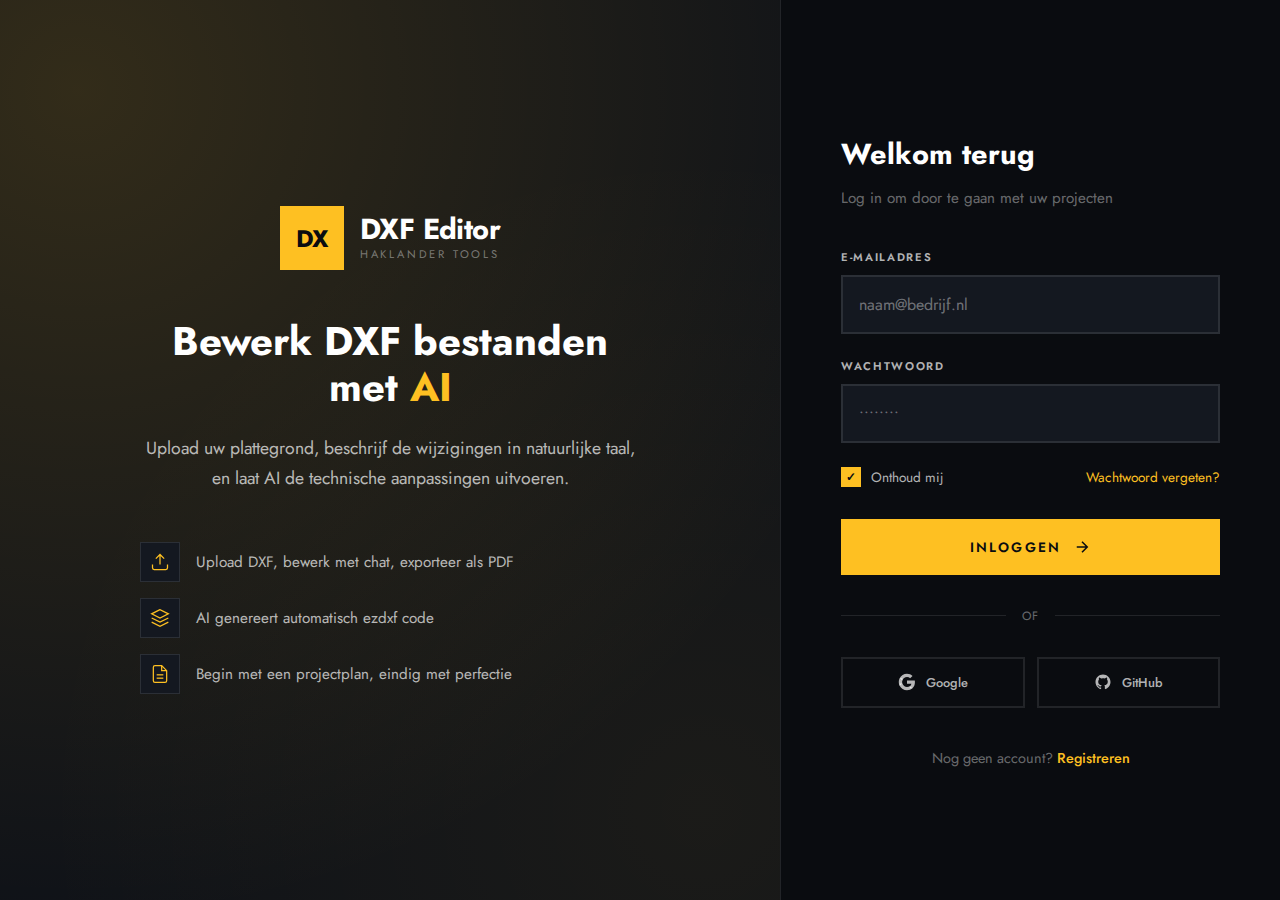
<file: mockups/01-login.html>
<!DOCTYPE html>
<html lang="nl">
<head>
    <meta charset="UTF-8">
    <meta name="viewport" content="width=device-width, initial-scale=1.0">
    <title>Inloggen - DXF Editor</title>
    <link rel="preconnect" href="https://fonts.googleapis.com">
    <link rel="preconnect" href="https://fonts.gstatic.com" crossorigin>
    <link href="https://fonts.googleapis.com/css2?family=Jost:wght@300;400;500;600;700&display=swap" rel="stylesheet">
    <style>
        :root {
            --color-accent: rgb(254, 192, 34);
            --color-accent-hover: rgb(230, 170, 20);
            --color-accent-dim: rgba(254, 192, 34, 0.15);
            --color-accent-glow: rgba(254, 192, 34, 0.4);

            --bg-primary: rgb(10, 12, 16);
            --bg-secondary: rgb(15, 18, 24);
            --bg-tertiary: rgb(20, 24, 32);

            --text-primary: rgb(255, 255, 255);
            --text-secondary: rgba(255, 255, 255, 0.7);
            --text-muted: rgba(255, 255, 255, 0.4);
            --text-dark: rgb(10, 12, 16);

            --border-color: rgba(255, 255, 255, 0.1);

            --font-primary: 'Jost', -apple-system, BlinkMacSystemFont, sans-serif;

            --transition-fast: 0.2s ease;
            --transition-smooth: 0.4s ease;
        }

        * {
            margin: 0;
            padding: 0;
            box-sizing: border-box;
        }

        body {
            font-family: var(--font-primary);
            background: var(--bg-primary);
            color: var(--text-primary);
            min-height: 100vh;
            display: flex;
            -webkit-font-smoothing: antialiased;
        }

        ::selection {
            background: var(--color-accent);
            color: var(--text-dark);
        }

        /* Left Panel - Branding */
        .brand-panel {
            flex: 1;
            background: var(--bg-secondary);
            display: flex;
            flex-direction: column;
            justify-content: center;
            align-items: center;
            padding: 60px;
            position: relative;
            overflow: hidden;
        }

        .brand-panel::before {
            content: '';
            position: absolute;
            top: -50%;
            left: -50%;
            width: 200%;
            height: 200%;
            background:
                radial-gradient(circle at 30% 30%, var(--color-accent-dim) 0%, transparent 50%),
                radial-gradient(circle at 70% 70%, rgba(254, 192, 34, 0.05) 0%, transparent 40%);
            pointer-events: none;
        }

        .brand-content {
            position: relative;
            z-index: 1;
            text-align: center;
            max-width: 500px;
        }

        .brand-logo {
            display: flex;
            align-items: center;
            justify-content: center;
            gap: 16px;
            margin-bottom: 48px;
        }

        .brand-logo-mark {
            width: 64px;
            height: 64px;
            background: var(--color-accent);
            color: var(--text-dark);
            display: flex;
            align-items: center;
            justify-content: center;
            font-weight: 700;
            font-size: 1.5rem;
            letter-spacing: -0.02em;
        }

        .brand-logo-text {
            text-align: left;
        }

        .brand-logo-name {
            font-weight: 700;
            font-size: 1.8rem;
            letter-spacing: -0.02em;
            line-height: 1.1;
        }

        .brand-logo-tagline {
            font-weight: 400;
            font-size: 0.7rem;
            text-transform: uppercase;
            letter-spacing: 0.25em;
            color: var(--text-muted);
        }

        .brand-headline {
            font-size: 2.5rem;
            font-weight: 700;
            line-height: 1.15;
            margin-bottom: 24px;
        }

        .brand-headline span {
            color: var(--color-accent);
        }

        .brand-description {
            font-size: 1.1rem;
            color: var(--text-secondary);
            line-height: 1.7;
        }

        /* Features List */
        .features {
            margin-top: 48px;
            display: flex;
            flex-direction: column;
            gap: 16px;
            text-align: left;
        }

        .feature {
            display: flex;
            align-items: center;
            gap: 16px;
            color: var(--text-secondary);
            font-size: 0.95rem;
        }

        .feature-icon {
            width: 40px;
            height: 40px;
            background: var(--bg-tertiary);
            border: 1px solid var(--border-color);
            display: flex;
            align-items: center;
            justify-content: center;
            flex-shrink: 0;
        }

        .feature-icon svg {
            width: 20px;
            height: 20px;
            stroke: var(--color-accent);
            fill: none;
            stroke-width: 1.5;
        }

        /* Right Panel - Login Form */
        .login-panel {
            width: 500px;
            display: flex;
            flex-direction: column;
            justify-content: center;
            padding: 60px;
            border-left: 1px solid var(--border-color);
        }

        .login-header {
            margin-bottom: 40px;
        }

        .login-title {
            font-size: 1.8rem;
            font-weight: 700;
            margin-bottom: 12px;
        }

        .login-subtitle {
            color: var(--text-muted);
            font-size: 0.95rem;
        }

        .form-group {
            margin-bottom: 24px;
        }

        .form-label {
            display: block;
            font-size: 0.7rem;
            font-weight: 600;
            text-transform: uppercase;
            letter-spacing: 0.15em;
            color: var(--text-secondary);
            margin-bottom: 10px;
        }

        .form-input {
            width: 100%;
            padding: 16px;
            font-family: var(--font-primary);
            font-size: 1rem;
            color: var(--text-primary);
            background: var(--bg-tertiary);
            border: 2px solid var(--border-color);
            border-radius: 0;
            transition: border-color var(--transition-fast);
        }

        .form-input:focus {
            outline: none;
            border-color: var(--color-accent);
        }

        .form-input::placeholder {
            color: var(--text-muted);
        }

        .form-row {
            display: flex;
            justify-content: space-between;
            align-items: center;
            margin-bottom: 32px;
        }

        .checkbox-label {
            display: flex;
            align-items: center;
            gap: 10px;
            cursor: pointer;
            font-size: 0.85rem;
            color: var(--text-secondary);
        }

        .checkbox {
            width: 20px;
            height: 20px;
            border: 2px solid var(--border-color);
            background: var(--bg-tertiary);
            appearance: none;
            cursor: pointer;
            position: relative;
        }

        .checkbox:checked {
            background: var(--color-accent);
            border-color: var(--color-accent);
        }

        .checkbox:checked::after {
            content: '✓';
            position: absolute;
            top: 50%;
            left: 50%;
            transform: translate(-50%, -50%);
            color: var(--text-dark);
            font-size: 12px;
            font-weight: 700;
        }

        .forgot-link {
            font-size: 0.85rem;
            color: var(--color-accent);
            text-decoration: none;
            transition: opacity var(--transition-fast);
        }

        .forgot-link:hover {
            opacity: 0.8;
        }

        .btn {
            width: 100%;
            padding: 18px 36px;
            font-family: var(--font-primary);
            font-size: 0.85rem;
            font-weight: 600;
            text-transform: uppercase;
            letter-spacing: 0.15em;
            border: none;
            border-radius: 0;
            cursor: pointer;
            transition: all var(--transition-smooth);
            display: flex;
            align-items: center;
            justify-content: center;
            gap: 12px;
        }

        .btn-primary {
            background: var(--color-accent);
            color: var(--text-dark);
        }

        .btn-primary:hover {
            background: var(--color-accent-hover);
            transform: translateY(-2px);
            box-shadow: 0 10px 30px var(--color-accent-glow);
        }

        .btn-primary svg {
            width: 18px;
            height: 18px;
            stroke: currentColor;
            fill: none;
            stroke-width: 2;
            transition: transform var(--transition-fast);
        }

        .btn-primary:hover svg {
            transform: translateX(4px);
        }

        .divider {
            display: flex;
            align-items: center;
            gap: 16px;
            margin: 32px 0;
            color: var(--text-muted);
            font-size: 0.75rem;
            text-transform: uppercase;
            letter-spacing: 0.1em;
        }

        .divider::before,
        .divider::after {
            content: '';
            flex: 1;
            height: 1px;
            background: var(--border-color);
        }

        .social-login {
            display: flex;
            gap: 12px;
        }

        .btn-social {
            flex: 1;
            padding: 14px;
            background: transparent;
            border: 2px solid var(--border-color);
            color: var(--text-secondary);
            font-family: var(--font-primary);
            font-size: 0.8rem;
            font-weight: 500;
            cursor: pointer;
            transition: all var(--transition-fast);
            display: flex;
            align-items: center;
            justify-content: center;
            gap: 10px;
        }

        .btn-social:hover {
            border-color: var(--text-primary);
            color: var(--text-primary);
            background: rgba(255, 255, 255, 0.05);
        }

        .btn-social svg {
            width: 18px;
            height: 18px;
            fill: currentColor;
        }

        .login-footer {
            margin-top: 40px;
            text-align: center;
            font-size: 0.9rem;
            color: var(--text-muted);
        }

        .login-footer a {
            color: var(--color-accent);
            text-decoration: none;
            font-weight: 500;
        }

        .login-footer a:hover {
            text-decoration: underline;
        }

        /* Responsive */
        @media (max-width: 1024px) {
            .brand-panel {
                display: none;
            }

            .login-panel {
                width: 100%;
                max-width: 500px;
                margin: 0 auto;
                border-left: none;
            }
        }
    </style>
</head>
<body>
    <!-- Left Panel - Branding -->
    <div class="brand-panel">
        <div class="brand-content">
            <div class="brand-logo">
                <div class="brand-logo-mark">DX</div>
                <div class="brand-logo-text">
                    <div class="brand-logo-name">DXF Editor</div>
                    <div class="brand-logo-tagline">Haklander Tools</div>
                </div>
            </div>

            <h1 class="brand-headline">
                Bewerk DXF bestanden met <span>AI</span>
            </h1>

            <p class="brand-description">
                Upload uw plattegrond, beschrijf de wijzigingen in natuurlijke taal,
                en laat AI de technische aanpassingen uitvoeren.
            </p>

            <div class="features">
                <div class="feature">
                    <div class="feature-icon">
                        <svg viewBox="0 0 24 24"><path d="M21 15v4a2 2 0 0 1-2 2H5a2 2 0 0 1-2-2v-4M17 8l-5-5-5 5M12 3v12"/></svg>
                    </div>
                    <span>Upload DXF, bewerk met chat, exporteer als PDF</span>
                </div>
                <div class="feature">
                    <div class="feature-icon">
                        <svg viewBox="0 0 24 24"><path d="M12 2L2 7l10 5 10-5-10-5zM2 17l10 5 10-5M2 12l10 5 10-5"/></svg>
                    </div>
                    <span>AI genereert automatisch ezdxf code</span>
                </div>
                <div class="feature">
                    <div class="feature-icon">
                        <svg viewBox="0 0 24 24"><path d="M14 2H6a2 2 0 0 0-2 2v16a2 2 0 0 0 2 2h12a2 2 0 0 0 2-2V8z"/><polyline points="14 2 14 8 20 8"/><line x1="16" y1="13" x2="8" y2="13"/><line x1="16" y1="17" x2="8" y2="17"/></svg>
                    </div>
                    <span>Begin met een projectplan, eindig met perfectie</span>
                </div>
            </div>
        </div>
    </div>

    <!-- Right Panel - Login Form -->
    <div class="login-panel">
        <div class="login-header">
            <h2 class="login-title">Welkom terug</h2>
            <p class="login-subtitle">Log in om door te gaan met uw projecten</p>
        </div>

        <form>
            <div class="form-group">
                <label class="form-label">E-mailadres</label>
                <input type="email" class="form-input" placeholder="naam@bedrijf.nl">
            </div>

            <div class="form-group">
                <label class="form-label">Wachtwoord</label>
                <input type="password" class="form-input" placeholder="••••••••">
            </div>

            <div class="form-row">
                <label class="checkbox-label">
                    <input type="checkbox" class="checkbox" checked>
                    Onthoud mij
                </label>
                <a href="#" class="forgot-link">Wachtwoord vergeten?</a>
            </div>

            <button type="submit" class="btn btn-primary" onclick="window.location.href='02-projects.html'; return false;">
                Inloggen
                <svg viewBox="0 0 24 24"><path d="M5 12h14M12 5l7 7-7 7"/></svg>
            </button>
        </form>

        <div class="divider">of</div>

        <div class="social-login">
            <button class="btn-social">
                <svg viewBox="0 0 24 24"><path d="M22.56 12.25c0-.78-.07-1.53-.2-2.25H12v4.26h5.92c-.26 1.37-1.04 2.53-2.21 3.31v2.77h3.57c2.08-1.92 3.28-4.74 3.28-8.09z"/><path d="M12 23c2.97 0 5.46-.98 7.28-2.66l-3.57-2.77c-.98.66-2.23 1.06-3.71 1.06-2.86 0-5.29-1.93-6.16-4.53H2.18v2.84C3.99 20.53 7.7 23 12 23z"/><path d="M5.84 14.09c-.22-.66-.35-1.36-.35-2.09s.13-1.43.35-2.09V7.07H2.18C1.43 8.55 1 10.22 1 12s.43 3.45 1.18 4.93l2.85-2.22.81-.62z"/><path d="M12 5.38c1.62 0 3.06.56 4.21 1.64l3.15-3.15C17.45 2.09 14.97 1 12 1 7.7 1 3.99 3.47 2.18 7.07l3.66 2.84c.87-2.6 3.3-4.53 6.16-4.53z"/></svg>
                Google
            </button>
            <button class="btn-social">
                <svg viewBox="0 0 24 24"><path d="M12 2C6.477 2 2 6.477 2 12c0 4.42 2.865 8.166 6.839 9.489.5.092.682-.217.682-.482 0-.237-.008-.866-.013-1.7-2.782.604-3.369-1.341-3.369-1.341-.454-1.155-1.11-1.462-1.11-1.462-.908-.62.069-.608.069-.608 1.003.07 1.531 1.03 1.531 1.03.892 1.529 2.341 1.087 2.91.831.092-.646.35-1.086.636-1.336-2.22-.253-4.555-1.11-4.555-4.943 0-1.091.39-1.984 1.029-2.683-.103-.253-.446-1.27.098-2.647 0 0 .84-.269 2.75 1.025A9.578 9.578 0 0112 6.836c.85.004 1.705.114 2.504.336 1.909-1.294 2.747-1.025 2.747-1.025.546 1.377.203 2.394.1 2.647.64.699 1.028 1.592 1.028 2.683 0 3.842-2.339 4.687-4.566 4.935.359.309.678.919.678 1.852 0 1.336-.012 2.415-.012 2.743 0 .267.18.578.688.48C19.138 20.163 22 16.418 22 12c0-5.523-4.477-10-10-10z"/></svg>
                GitHub
            </button>
        </div>

        <div class="login-footer">
            Nog geen account? <a href="#">Registreren</a>
        </div>
    </div>
</body>
</html>
</file>
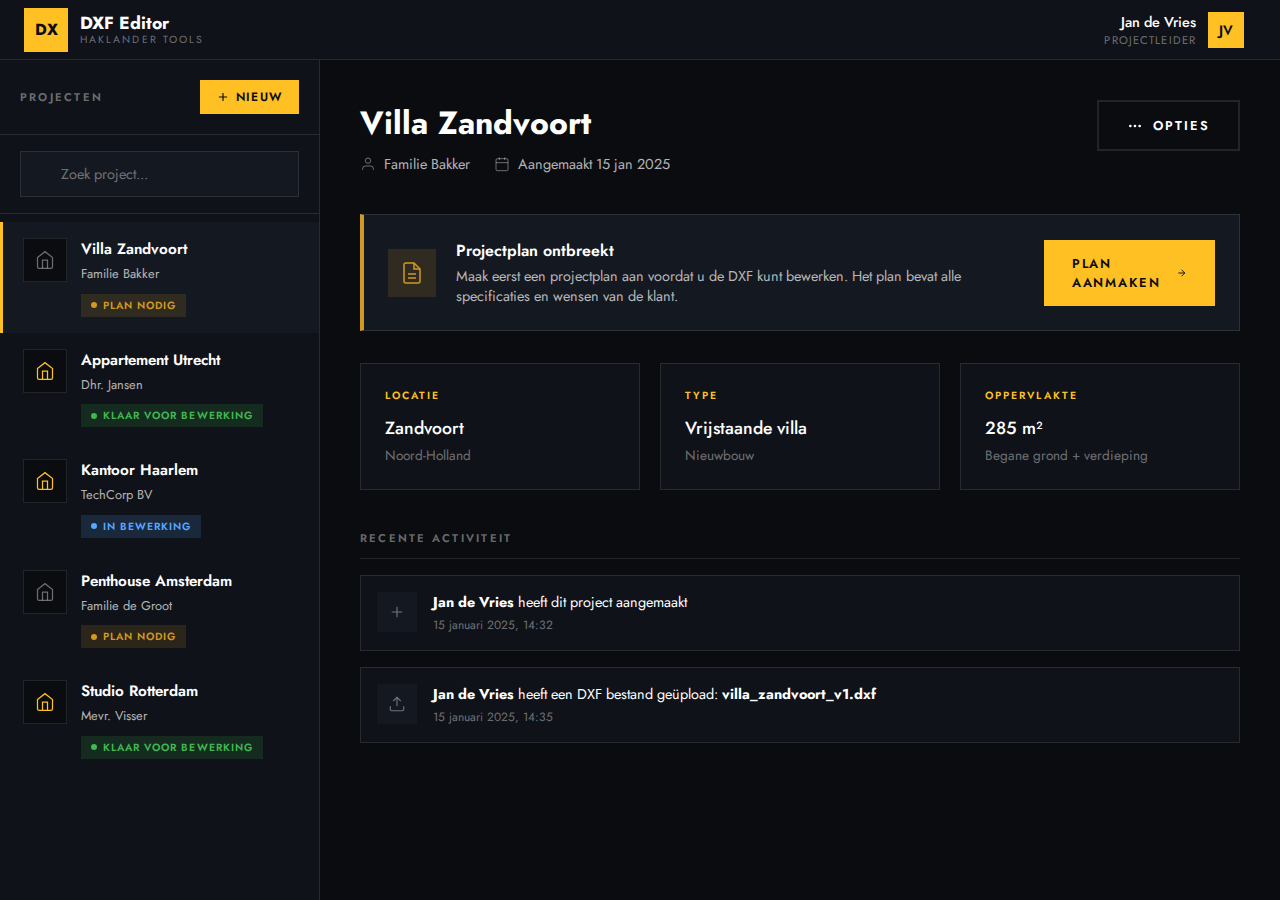
<file: mockups/02-projects.html>
<!DOCTYPE html>
<html lang="nl">
<head>
    <meta charset="UTF-8">
    <meta name="viewport" content="width=device-width, initial-scale=1.0">
    <title>Projecten - DXF Editor</title>
    <link rel="preconnect" href="https://fonts.googleapis.com">
    <link rel="preconnect" href="https://fonts.gstatic.com" crossorigin>
    <link href="https://fonts.googleapis.com/css2?family=Jost:wght@300;400;500;600;700&display=swap" rel="stylesheet">
    <style>
        :root {
            --color-accent: rgb(254, 192, 34);
            --color-accent-hover: rgb(230, 170, 20);
            --color-accent-dim: rgba(254, 192, 34, 0.15);
            --color-accent-glow: rgba(254, 192, 34, 0.4);

            --bg-primary: rgb(10, 12, 16);
            --bg-secondary: rgb(15, 18, 24);
            --bg-tertiary: rgb(20, 24, 32);

            --text-primary: rgb(255, 255, 255);
            --text-secondary: rgba(255, 255, 255, 0.7);
            --text-muted: rgba(255, 255, 255, 0.4);
            --text-dark: rgb(10, 12, 16);

            --border-color: rgba(255, 255, 255, 0.1);

            --success: rgb(63, 185, 80);
            --warning: rgb(210, 153, 34);
            --info: rgb(88, 166, 255);

            --font-primary: 'Jost', -apple-system, BlinkMacSystemFont, sans-serif;

            --transition-fast: 0.2s ease;
            --transition-smooth: 0.4s ease;
        }

        * {
            margin: 0;
            padding: 0;
            box-sizing: border-box;
        }

        body {
            font-family: var(--font-primary);
            background: var(--bg-primary);
            color: var(--text-primary);
            height: 100vh;
            overflow: hidden;
            -webkit-font-smoothing: antialiased;
        }

        ::selection {
            background: var(--color-accent);
            color: var(--text-dark);
        }

        /* Header */
        .header {
            height: 60px;
            background: var(--bg-secondary);
            border-bottom: 1px solid var(--border-color);
            display: flex;
            align-items: center;
            justify-content: space-between;
            padding: 0 24px;
        }

        .logo {
            display: flex;
            align-items: center;
            gap: 12px;
        }

        .logo-mark {
            width: 44px;
            height: 44px;
            background: var(--color-accent);
            color: var(--text-dark);
            display: flex;
            align-items: center;
            justify-content: center;
            font-weight: 700;
            font-size: 1rem;
        }

        .logo-text {
            display: flex;
            flex-direction: column;
            line-height: 1.2;
        }

        .logo-name {
            font-weight: 700;
            font-size: 1.1rem;
        }

        .logo-tagline {
            font-size: 0.65rem;
            text-transform: uppercase;
            letter-spacing: 0.2em;
            color: var(--text-muted);
        }

        .header-actions {
            display: flex;
            align-items: center;
            gap: 16px;
        }

        .user-menu {
            display: flex;
            align-items: center;
            gap: 12px;
            cursor: pointer;
            padding: 8px 12px;
            transition: background var(--transition-fast);
        }

        .user-menu:hover {
            background: var(--bg-tertiary);
        }

        .user-avatar {
            width: 36px;
            height: 36px;
            background: var(--color-accent);
            color: var(--text-dark);
            display: flex;
            align-items: center;
            justify-content: center;
            font-weight: 600;
            font-size: 0.85rem;
        }

        .user-info {
            text-align: right;
        }

        .user-name {
            font-weight: 500;
            font-size: 0.9rem;
        }

        .user-role {
            font-size: 0.7rem;
            color: var(--text-muted);
            text-transform: uppercase;
            letter-spacing: 0.1em;
        }

        /* Main Layout */
        .main {
            display: flex;
            height: calc(100vh - 60px);
        }

        /* Sidebar */
        .sidebar {
            width: 320px;
            background: var(--bg-secondary);
            border-right: 1px solid var(--border-color);
            display: flex;
            flex-direction: column;
        }

        .sidebar-header {
            padding: 20px;
            border-bottom: 1px solid var(--border-color);
            display: flex;
            justify-content: space-between;
            align-items: center;
        }

        .sidebar-title {
            font-size: 0.7rem;
            font-weight: 600;
            text-transform: uppercase;
            letter-spacing: 0.2em;
            color: var(--text-muted);
        }

        .btn-new {
            padding: 8px 16px;
            background: var(--color-accent);
            color: var(--text-dark);
            border: none;
            font-family: var(--font-primary);
            font-size: 0.75rem;
            font-weight: 600;
            text-transform: uppercase;
            letter-spacing: 0.1em;
            cursor: pointer;
            display: flex;
            align-items: center;
            gap: 6px;
            transition: all var(--transition-fast);
        }

        .btn-new:hover {
            background: var(--color-accent-hover);
        }

        .btn-new svg {
            width: 14px;
            height: 14px;
            stroke: currentColor;
            fill: none;
            stroke-width: 2;
        }

        /* Search */
        .search-box {
            padding: 16px 20px;
            border-bottom: 1px solid var(--border-color);
        }

        .search-input {
            width: 100%;
            padding: 12px 16px;
            padding-left: 40px;
            background: var(--bg-tertiary);
            border: 1px solid var(--border-color);
            color: var(--text-primary);
            font-family: var(--font-primary);
            font-size: 0.9rem;
            position: relative;
        }

        .search-input::placeholder {
            color: var(--text-muted);
        }

        .search-wrapper {
            position: relative;
        }

        .search-icon {
            position: absolute;
            left: 14px;
            top: 50%;
            transform: translateY(-50%);
            width: 16px;
            height: 16px;
            stroke: var(--text-muted);
            fill: none;
            stroke-width: 2;
        }

        /* Projects List */
        .projects-list {
            flex: 1;
            overflow-y: auto;
            padding: 8px 0;
        }

        .project-item {
            padding: 16px 20px;
            cursor: pointer;
            border-left: 3px solid transparent;
            transition: all var(--transition-fast);
            display: flex;
            gap: 14px;
        }

        .project-item:hover {
            background: var(--bg-tertiary);
        }

        .project-item.active {
            background: var(--bg-tertiary);
            border-left-color: var(--color-accent);
        }

        .project-icon {
            width: 44px;
            height: 44px;
            background: var(--bg-primary);
            border: 1px solid var(--border-color);
            display: flex;
            align-items: center;
            justify-content: center;
            flex-shrink: 0;
        }

        .project-icon svg {
            width: 20px;
            height: 20px;
            stroke: var(--text-muted);
            fill: none;
            stroke-width: 1.5;
        }

        .project-icon.has-plan svg {
            stroke: var(--color-accent);
        }

        .project-info {
            flex: 1;
            min-width: 0;
        }

        .project-name {
            font-weight: 600;
            font-size: 0.95rem;
            margin-bottom: 4px;
            white-space: nowrap;
            overflow: hidden;
            text-overflow: ellipsis;
        }

        .project-client {
            font-size: 0.8rem;
            color: var(--text-secondary);
            margin-bottom: 8px;
        }

        .project-status {
            display: inline-flex;
            align-items: center;
            gap: 6px;
            padding: 4px 10px;
            font-size: 0.65rem;
            font-weight: 600;
            text-transform: uppercase;
            letter-spacing: 0.1em;
        }

        .project-status.needs-plan {
            background: rgba(210, 153, 34, 0.15);
            color: var(--warning);
        }

        .project-status.ready {
            background: rgba(63, 185, 80, 0.15);
            color: var(--success);
        }

        .project-status.in-progress {
            background: rgba(88, 166, 255, 0.15);
            color: var(--info);
        }

        .status-dot {
            width: 6px;
            height: 6px;
            border-radius: 50%;
            background: currentColor;
        }

        /* Content Area */
        .content {
            flex: 1;
            display: flex;
            flex-direction: column;
            overflow: hidden;
        }

        /* Project Detail */
        .project-detail {
            flex: 1;
            padding: 40px;
            overflow-y: auto;
        }

        .project-header {
            display: flex;
            justify-content: space-between;
            align-items: flex-start;
            margin-bottom: 40px;
        }

        .project-title-group h1 {
            font-size: 2rem;
            font-weight: 700;
            margin-bottom: 8px;
        }

        .project-meta {
            display: flex;
            gap: 24px;
            color: var(--text-secondary);
            font-size: 0.9rem;
        }

        .project-meta-item {
            display: flex;
            align-items: center;
            gap: 8px;
        }

        .project-meta-item svg {
            width: 16px;
            height: 16px;
            stroke: var(--text-muted);
            fill: none;
            stroke-width: 1.5;
        }

        .btn {
            padding: 14px 28px;
            font-family: var(--font-primary);
            font-size: 0.8rem;
            font-weight: 600;
            text-transform: uppercase;
            letter-spacing: 0.15em;
            border: none;
            cursor: pointer;
            transition: all var(--transition-smooth);
            display: inline-flex;
            align-items: center;
            gap: 10px;
            text-decoration: none;
        }

        .btn-primary {
            background: var(--color-accent);
            color: var(--text-dark);
        }

        .btn-primary:hover {
            background: var(--color-accent-hover);
            transform: translateY(-2px);
            box-shadow: 0 10px 30px var(--color-accent-glow);
        }

        .btn-secondary {
            background: transparent;
            color: var(--text-primary);
            border: 2px solid var(--border-color);
        }

        .btn-secondary:hover {
            border-color: var(--text-primary);
        }

        .btn svg {
            width: 16px;
            height: 16px;
            stroke: currentColor;
            fill: none;
            stroke-width: 2;
        }

        /* Status Banner */
        .status-banner {
            background: var(--bg-tertiary);
            border: 1px solid var(--border-color);
            padding: 24px;
            margin-bottom: 32px;
            display: flex;
            align-items: center;
            gap: 20px;
        }

        .status-banner.warning {
            border-left: 4px solid var(--warning);
        }

        .status-banner-icon {
            width: 48px;
            height: 48px;
            background: rgba(210, 153, 34, 0.15);
            display: flex;
            align-items: center;
            justify-content: center;
            flex-shrink: 0;
        }

        .status-banner-icon svg {
            width: 24px;
            height: 24px;
            stroke: var(--warning);
            fill: none;
            stroke-width: 1.5;
        }

        .status-banner-content h3 {
            font-size: 1rem;
            font-weight: 600;
            margin-bottom: 4px;
        }

        .status-banner-content p {
            font-size: 0.9rem;
            color: var(--text-secondary);
        }

        .status-banner-action {
            margin-left: auto;
        }

        /* Info Grid */
        .info-grid {
            display: grid;
            grid-template-columns: repeat(3, 1fr);
            gap: 20px;
            margin-bottom: 40px;
        }

        .info-card {
            background: var(--bg-secondary);
            border: 1px solid var(--border-color);
            padding: 24px;
        }

        .info-card-label {
            font-size: 0.65rem;
            font-weight: 600;
            text-transform: uppercase;
            letter-spacing: 0.2em;
            color: var(--color-accent);
            margin-bottom: 12px;
        }

        .info-card-value {
            font-size: 1.1rem;
            font-weight: 500;
        }

        .info-card-sub {
            font-size: 0.85rem;
            color: var(--text-muted);
            margin-top: 4px;
        }

        /* Section */
        .section {
            margin-bottom: 32px;
        }

        .section-title {
            font-size: 0.7rem;
            font-weight: 600;
            text-transform: uppercase;
            letter-spacing: 0.2em;
            color: var(--text-muted);
            margin-bottom: 16px;
            padding-bottom: 12px;
            border-bottom: 1px solid var(--border-color);
        }

        /* Activity */
        .activity-list {
            display: flex;
            flex-direction: column;
            gap: 16px;
        }

        .activity-item {
            display: flex;
            gap: 16px;
            padding: 16px;
            background: var(--bg-secondary);
            border: 1px solid var(--border-color);
        }

        .activity-icon {
            width: 40px;
            height: 40px;
            background: var(--bg-tertiary);
            display: flex;
            align-items: center;
            justify-content: center;
            flex-shrink: 0;
        }

        .activity-icon svg {
            width: 18px;
            height: 18px;
            stroke: var(--text-muted);
            fill: none;
            stroke-width: 1.5;
        }

        .activity-content {
            flex: 1;
        }

        .activity-text {
            font-size: 0.9rem;
            margin-bottom: 4px;
        }

        .activity-text strong {
            color: var(--text-primary);
        }

        .activity-time {
            font-size: 0.75rem;
            color: var(--text-muted);
        }

        /* Scrollbar */
        ::-webkit-scrollbar {
            width: 6px;
        }

        ::-webkit-scrollbar-track {
            background: var(--bg-secondary);
        }

        ::-webkit-scrollbar-thumb {
            background: var(--border-color);
        }

        ::-webkit-scrollbar-thumb:hover {
            background: var(--text-muted);
        }
    </style>
</head>
<body>
    <!-- Header -->
    <header class="header">
        <div class="logo">
            <div class="logo-mark">DX</div>
            <div class="logo-text">
                <span class="logo-name">DXF Editor</span>
                <span class="logo-tagline">Haklander Tools</span>
            </div>
        </div>
        <div class="header-actions">
            <div class="user-menu">
                <div class="user-info">
                    <div class="user-name">Jan de Vries</div>
                    <div class="user-role">Projectleider</div>
                </div>
                <div class="user-avatar">JV</div>
            </div>
        </div>
    </header>

    <!-- Main Content -->
    <main class="main">
        <!-- Sidebar -->
        <aside class="sidebar">
            <div class="sidebar-header">
                <span class="sidebar-title">Projecten</span>
                <button class="btn-new">
                    <svg viewBox="0 0 24 24"><path d="M12 5v14M5 12h14"/></svg>
                    Nieuw
                </button>
            </div>

            <div class="search-box">
                <div class="search-wrapper">
                    <svg class="search-icon" viewBox="0 0 24 24"><circle cx="11" cy="11" r="8"/><path d="M21 21l-4.35-4.35"/></svg>
                    <input type="text" class="search-input" placeholder="Zoek project...">
                </div>
            </div>

            <div class="projects-list">
                <!-- Active Project -->
                <div class="project-item active">
                    <div class="project-icon">
                        <svg viewBox="0 0 24 24"><path d="M3 9l9-7 9 7v11a2 2 0 0 1-2 2H5a2 2 0 0 1-2-2z"/><polyline points="9 22 9 12 15 12 15 22"/></svg>
                    </div>
                    <div class="project-info">
                        <div class="project-name">Villa Zandvoort</div>
                        <div class="project-client">Familie Bakker</div>
                        <div class="project-status needs-plan">
                            <span class="status-dot"></span>
                            Plan nodig
                        </div>
                    </div>
                </div>

                <!-- Project with plan -->
                <div class="project-item" onclick="window.location.href='04-editor.html'">
                    <div class="project-icon has-plan">
                        <svg viewBox="0 0 24 24"><path d="M3 9l9-7 9 7v11a2 2 0 0 1-2 2H5a2 2 0 0 1-2-2z"/><polyline points="9 22 9 12 15 12 15 22"/></svg>
                    </div>
                    <div class="project-info">
                        <div class="project-name">Appartement Utrecht</div>
                        <div class="project-client">Dhr. Jansen</div>
                        <div class="project-status ready">
                            <span class="status-dot"></span>
                            Klaar voor bewerking
                        </div>
                    </div>
                </div>

                <!-- Project in progress -->
                <div class="project-item">
                    <div class="project-icon has-plan">
                        <svg viewBox="0 0 24 24"><path d="M3 9l9-7 9 7v11a2 2 0 0 1-2 2H5a2 2 0 0 1-2-2z"/><polyline points="9 22 9 12 15 12 15 22"/></svg>
                    </div>
                    <div class="project-info">
                        <div class="project-name">Kantoor Haarlem</div>
                        <div class="project-client">TechCorp BV</div>
                        <div class="project-status in-progress">
                            <span class="status-dot"></span>
                            In bewerking
                        </div>
                    </div>
                </div>

                <!-- Another project -->
                <div class="project-item">
                    <div class="project-icon">
                        <svg viewBox="0 0 24 24"><path d="M3 9l9-7 9 7v11a2 2 0 0 1-2 2H5a2 2 0 0 1-2-2z"/><polyline points="9 22 9 12 15 12 15 22"/></svg>
                    </div>
                    <div class="project-info">
                        <div class="project-name">Penthouse Amsterdam</div>
                        <div class="project-client">Familie de Groot</div>
                        <div class="project-status needs-plan">
                            <span class="status-dot"></span>
                            Plan nodig
                        </div>
                    </div>
                </div>

                <div class="project-item">
                    <div class="project-icon has-plan">
                        <svg viewBox="0 0 24 24"><path d="M3 9l9-7 9 7v11a2 2 0 0 1-2 2H5a2 2 0 0 1-2-2z"/><polyline points="9 22 9 12 15 12 15 22"/></svg>
                    </div>
                    <div class="project-info">
                        <div class="project-name">Studio Rotterdam</div>
                        <div class="project-client">Mevr. Visser</div>
                        <div class="project-status ready">
                            <span class="status-dot"></span>
                            Klaar voor bewerking
                        </div>
                    </div>
                </div>
            </div>
        </aside>

        <!-- Content -->
        <div class="content">
            <div class="project-detail">
                <div class="project-header">
                    <div class="project-title-group">
                        <h1>Villa Zandvoort</h1>
                        <div class="project-meta">
                            <div class="project-meta-item">
                                <svg viewBox="0 0 24 24"><path d="M20 21v-2a4 4 0 0 0-4-4H8a4 4 0 0 0-4 4v2"/><circle cx="12" cy="7" r="4"/></svg>
                                Familie Bakker
                            </div>
                            <div class="project-meta-item">
                                <svg viewBox="0 0 24 24"><rect x="3" y="4" width="18" height="18" rx="2" ry="2"/><line x1="16" y1="2" x2="16" y2="6"/><line x1="8" y1="2" x2="8" y2="6"/><line x1="3" y1="10" x2="21" y2="10"/></svg>
                                Aangemaakt 15 jan 2025
                            </div>
                        </div>
                    </div>
                    <div class="project-actions">
                        <button class="btn btn-secondary">
                            <svg viewBox="0 0 24 24"><circle cx="12" cy="12" r="1"/><circle cx="19" cy="12" r="1"/><circle cx="5" cy="12" r="1"/></svg>
                            Opties
                        </button>
                    </div>
                </div>

                <!-- Status Banner -->
                <div class="status-banner warning">
                    <div class="status-banner-icon">
                        <svg viewBox="0 0 24 24"><path d="M14 2H6a2 2 0 0 0-2 2v16a2 2 0 0 0 2 2h12a2 2 0 0 0 2-2V8z"/><polyline points="14 2 14 8 20 8"/><line x1="16" y1="13" x2="8" y2="13"/><line x1="16" y1="17" x2="8" y2="17"/></svg>
                    </div>
                    <div class="status-banner-content">
                        <h3>Projectplan ontbreekt</h3>
                        <p>Maak eerst een projectplan aan voordat u de DXF kunt bewerken. Het plan bevat alle specificaties en wensen van de klant.</p>
                    </div>
                    <div class="status-banner-action">
                        <a href="03-plan.html" class="btn btn-primary">
                            Plan aanmaken
                            <svg viewBox="0 0 24 24"><path d="M5 12h14M12 5l7 7-7 7"/></svg>
                        </a>
                    </div>
                </div>

                <!-- Info Grid -->
                <div class="info-grid">
                    <div class="info-card">
                        <div class="info-card-label">Locatie</div>
                        <div class="info-card-value">Zandvoort</div>
                        <div class="info-card-sub">Noord-Holland</div>
                    </div>
                    <div class="info-card">
                        <div class="info-card-label">Type</div>
                        <div class="info-card-value">Vrijstaande villa</div>
                        <div class="info-card-sub">Nieuwbouw</div>
                    </div>
                    <div class="info-card">
                        <div class="info-card-label">Oppervlakte</div>
                        <div class="info-card-value">285 m²</div>
                        <div class="info-card-sub">Begane grond + verdieping</div>
                    </div>
                </div>

                <!-- Recent Activity -->
                <div class="section">
                    <h2 class="section-title">Recente activiteit</h2>
                    <div class="activity-list">
                        <div class="activity-item">
                            <div class="activity-icon">
                                <svg viewBox="0 0 24 24"><path d="M12 5v14M5 12h14"/></svg>
                            </div>
                            <div class="activity-content">
                                <div class="activity-text"><strong>Jan de Vries</strong> heeft dit project aangemaakt</div>
                                <div class="activity-time">15 januari 2025, 14:32</div>
                            </div>
                        </div>
                        <div class="activity-item">
                            <div class="activity-icon">
                                <svg viewBox="0 0 24 24"><path d="M21 15v4a2 2 0 0 1-2 2H5a2 2 0 0 1-2-2v-4M17 8l-5-5-5 5M12 3v12"/></svg>
                            </div>
                            <div class="activity-content">
                                <div class="activity-text"><strong>Jan de Vries</strong> heeft een DXF bestand geüpload: <strong>villa_zandvoort_v1.dxf</strong></div>
                                <div class="activity-time">15 januari 2025, 14:35</div>
                            </div>
                        </div>
                    </div>
                </div>
            </div>
        </div>
    </main>
</body>
</html>
</file>
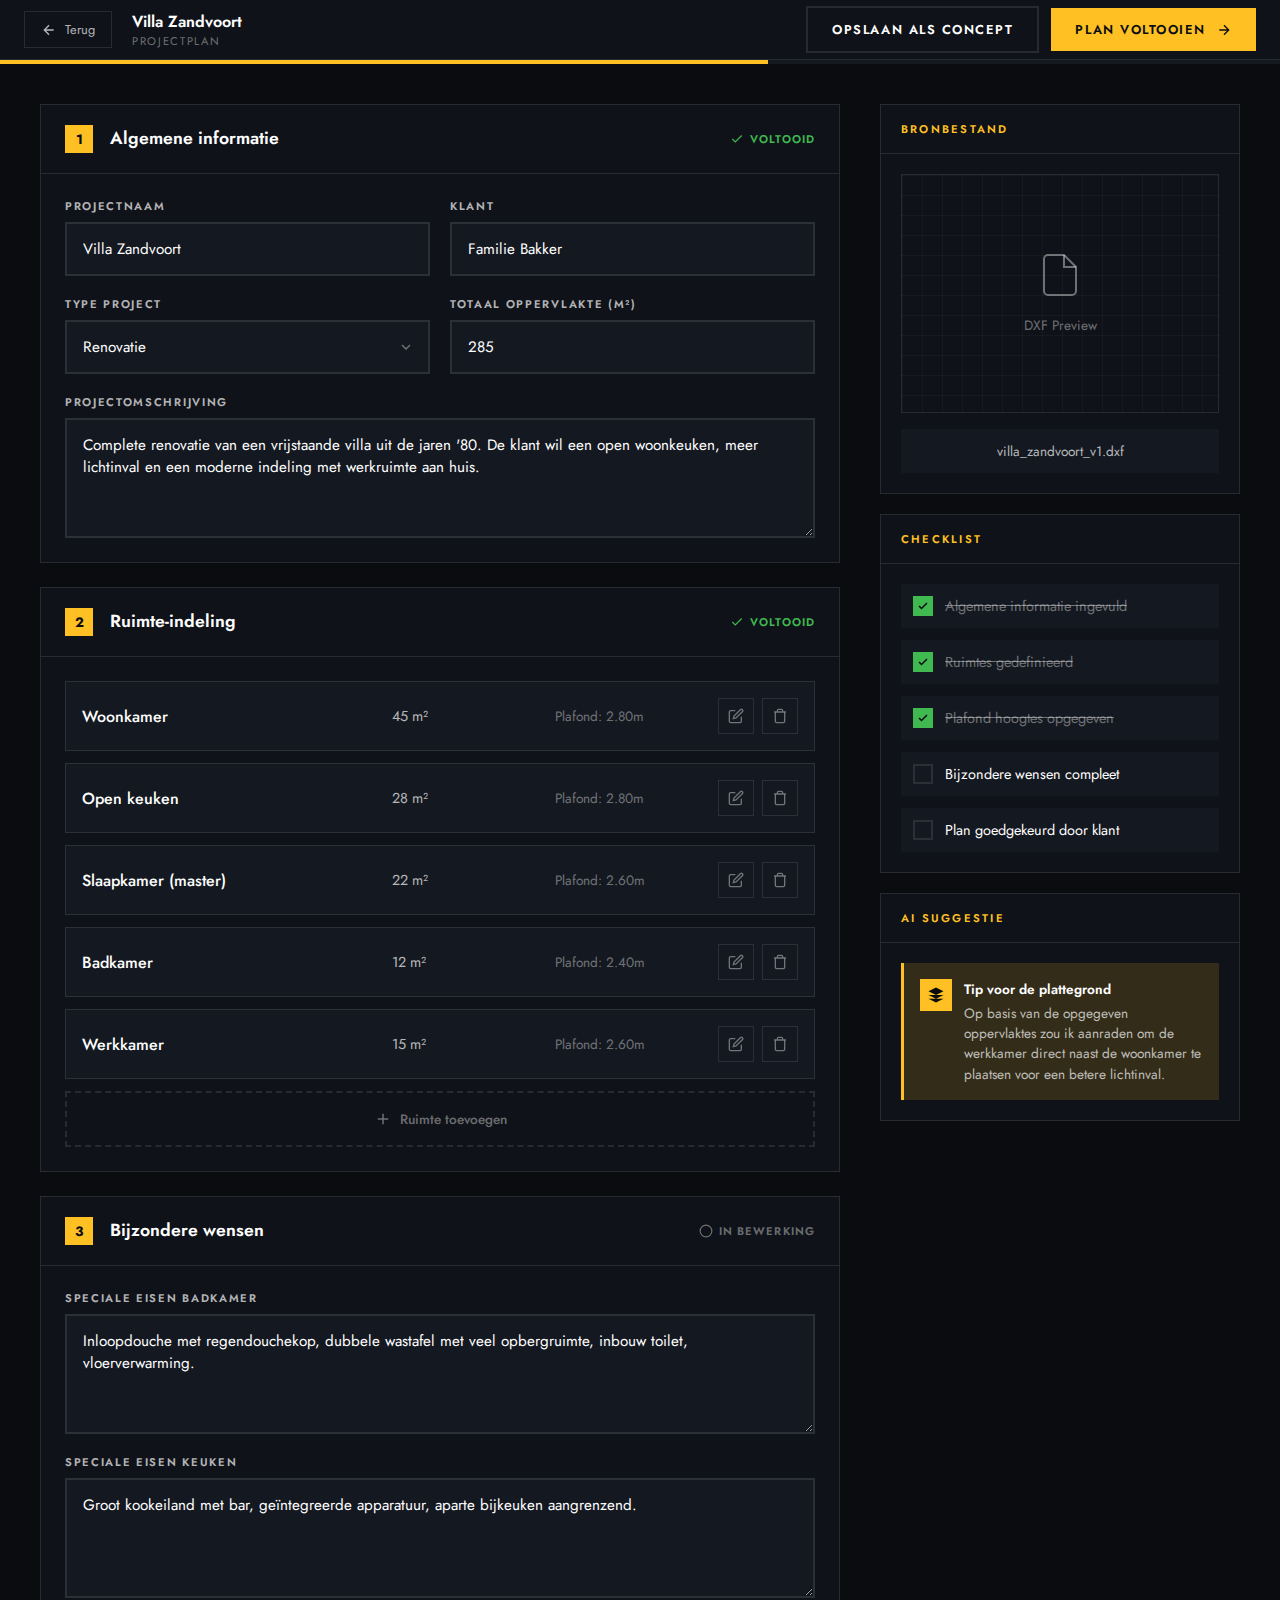
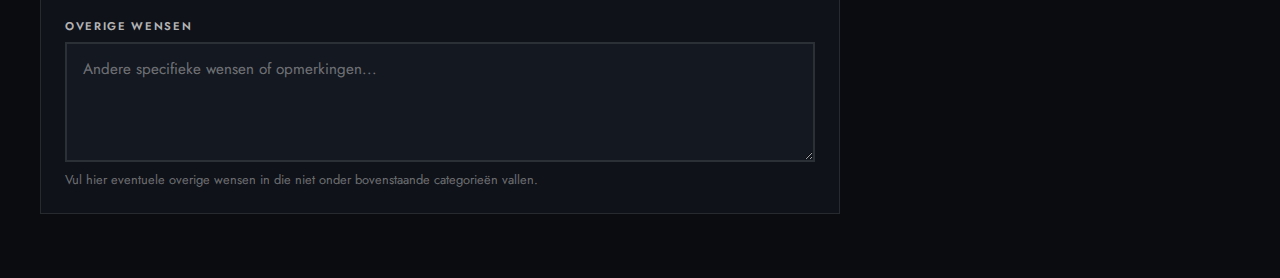
<file: mockups/03-plan.html>
<!DOCTYPE html>
<html lang="nl">
<head>
    <meta charset="UTF-8">
    <meta name="viewport" content="width=device-width, initial-scale=1.0">
    <title>Projectplan - Villa Zandvoort - DXF Editor</title>
    <link rel="preconnect" href="https://fonts.googleapis.com">
    <link rel="preconnect" href="https://fonts.gstatic.com" crossorigin>
    <link href="https://fonts.googleapis.com/css2?family=Jost:wght@300;400;500;600;700&display=swap" rel="stylesheet">
    <style>
        :root {
            --color-accent: rgb(254, 192, 34);
            --color-accent-hover: rgb(230, 170, 20);
            --color-accent-dim: rgba(254, 192, 34, 0.15);
            --color-accent-glow: rgba(254, 192, 34, 0.4);

            --bg-primary: rgb(10, 12, 16);
            --bg-secondary: rgb(15, 18, 24);
            --bg-tertiary: rgb(20, 24, 32);

            --text-primary: rgb(255, 255, 255);
            --text-secondary: rgba(255, 255, 255, 0.7);
            --text-muted: rgba(255, 255, 255, 0.4);
            --text-dark: rgb(10, 12, 16);

            --border-color: rgba(255, 255, 255, 0.1);

            --success: rgb(63, 185, 80);
            --warning: rgb(210, 153, 34);

            --font-primary: 'Jost', -apple-system, BlinkMacSystemFont, sans-serif;

            --transition-fast: 0.2s ease;
            --transition-smooth: 0.4s ease;
        }

        * {
            margin: 0;
            padding: 0;
            box-sizing: border-box;
        }

        body {
            font-family: var(--font-primary);
            background: var(--bg-primary);
            color: var(--text-primary);
            min-height: 100vh;
            -webkit-font-smoothing: antialiased;
        }

        ::selection {
            background: var(--color-accent);
            color: var(--text-dark);
        }

        /* Header */
        .header {
            height: 60px;
            background: var(--bg-secondary);
            border-bottom: 1px solid var(--border-color);
            display: flex;
            align-items: center;
            justify-content: space-between;
            padding: 0 24px;
            position: sticky;
            top: 0;
            z-index: 100;
        }

        .header-left {
            display: flex;
            align-items: center;
            gap: 20px;
        }

        .back-btn {
            display: flex;
            align-items: center;
            gap: 8px;
            padding: 8px 16px;
            background: transparent;
            border: 1px solid var(--border-color);
            color: var(--text-secondary);
            font-family: var(--font-primary);
            font-size: 0.8rem;
            cursor: pointer;
            transition: all var(--transition-fast);
            text-decoration: none;
        }

        .back-btn:hover {
            border-color: var(--text-primary);
            color: var(--text-primary);
        }

        .back-btn svg {
            width: 16px;
            height: 16px;
            stroke: currentColor;
            fill: none;
            stroke-width: 2;
        }

        .header-title {
            display: flex;
            flex-direction: column;
        }

        .header-title h1 {
            font-size: 1rem;
            font-weight: 600;
        }

        .header-title span {
            font-size: 0.7rem;
            color: var(--text-muted);
            text-transform: uppercase;
            letter-spacing: 0.15em;
        }

        .header-actions {
            display: flex;
            align-items: center;
            gap: 12px;
        }

        .btn {
            padding: 12px 24px;
            font-family: var(--font-primary);
            font-size: 0.8rem;
            font-weight: 600;
            text-transform: uppercase;
            letter-spacing: 0.12em;
            border: none;
            cursor: pointer;
            transition: all var(--transition-smooth);
            display: inline-flex;
            align-items: center;
            gap: 10px;
            text-decoration: none;
        }

        .btn-secondary {
            background: transparent;
            color: var(--text-primary);
            border: 2px solid var(--border-color);
        }

        .btn-secondary:hover {
            border-color: var(--text-primary);
        }

        .btn-primary {
            background: var(--color-accent);
            color: var(--text-dark);
        }

        .btn-primary:hover {
            background: var(--color-accent-hover);
            transform: translateY(-2px);
            box-shadow: 0 10px 30px var(--color-accent-glow);
        }

        .btn svg {
            width: 16px;
            height: 16px;
            stroke: currentColor;
            fill: none;
            stroke-width: 2;
        }

        /* Progress Bar */
        .progress-bar {
            height: 4px;
            background: var(--bg-tertiary);
            position: sticky;
            top: 60px;
            z-index: 99;
        }

        .progress-fill {
            height: 100%;
            width: 60%;
            background: var(--color-accent);
            transition: width var(--transition-smooth);
        }

        /* Main Layout */
        .main {
            display: flex;
            max-width: 1400px;
            margin: 0 auto;
            padding: 40px;
            gap: 40px;
        }

        /* Form Section */
        .form-section {
            flex: 1;
        }

        .section {
            background: var(--bg-secondary);
            border: 1px solid var(--border-color);
            margin-bottom: 24px;
        }

        .section-header {
            padding: 20px 24px;
            border-bottom: 1px solid var(--border-color);
            display: flex;
            justify-content: space-between;
            align-items: center;
        }

        .section-number {
            display: inline-flex;
            align-items: center;
            justify-content: center;
            width: 28px;
            height: 28px;
            background: var(--color-accent);
            color: var(--text-dark);
            font-weight: 700;
            font-size: 0.85rem;
            margin-right: 12px;
        }

        .section-title {
            font-size: 1.1rem;
            font-weight: 600;
        }

        .section-status {
            display: flex;
            align-items: center;
            gap: 6px;
            font-size: 0.7rem;
            font-weight: 600;
            text-transform: uppercase;
            letter-spacing: 0.1em;
            color: var(--success);
        }

        .section-status.incomplete {
            color: var(--text-muted);
        }

        .section-body {
            padding: 24px;
        }

        .form-grid {
            display: grid;
            grid-template-columns: 1fr 1fr;
            gap: 20px;
        }

        .form-group {
            display: flex;
            flex-direction: column;
            gap: 8px;
        }

        .form-group.full-width {
            grid-column: span 2;
        }

        .form-label {
            font-size: 0.7rem;
            font-weight: 600;
            text-transform: uppercase;
            letter-spacing: 0.15em;
            color: var(--text-secondary);
        }

        .form-input,
        .form-select,
        .form-textarea {
            padding: 14px 16px;
            font-family: var(--font-primary);
            font-size: 0.95rem;
            color: var(--text-primary);
            background: var(--bg-tertiary);
            border: 2px solid var(--border-color);
            border-radius: 0;
            transition: border-color var(--transition-fast);
        }

        .form-input:focus,
        .form-select:focus,
        .form-textarea:focus {
            outline: none;
            border-color: var(--color-accent);
        }

        .form-input::placeholder,
        .form-textarea::placeholder {
            color: var(--text-muted);
        }

        .form-select {
            cursor: pointer;
            appearance: none;
            background-image: url("data:image/svg+xml,%3Csvg xmlns='http://www.w3.org/2000/svg' width='16' height='16' viewBox='0 0 24 24' fill='none' stroke='rgba(255,255,255,0.4)' stroke-width='2'%3E%3Cpath d='M6 9l6 6 6-6'/%3E%3C/svg%3E");
            background-repeat: no-repeat;
            background-position: right 14px center;
            padding-right: 44px;
        }

        .form-textarea {
            min-height: 120px;
            resize: vertical;
        }

        .form-hint {
            font-size: 0.8rem;
            color: var(--text-muted);
        }

        /* Room List */
        .room-list {
            display: flex;
            flex-direction: column;
            gap: 12px;
        }

        .room-item {
            display: flex;
            align-items: center;
            gap: 16px;
            padding: 16px;
            background: var(--bg-tertiary);
            border: 1px solid var(--border-color);
        }

        .room-item-content {
            flex: 1;
            display: grid;
            grid-template-columns: 2fr 1fr 1fr;
            gap: 16px;
            align-items: center;
        }

        .room-name {
            font-weight: 500;
        }

        .room-size {
            color: var(--text-secondary);
            font-size: 0.9rem;
        }

        .room-height {
            color: var(--text-muted);
            font-size: 0.85rem;
        }

        .room-actions {
            display: flex;
            gap: 8px;
        }

        .icon-btn {
            width: 36px;
            height: 36px;
            background: transparent;
            border: 1px solid var(--border-color);
            color: var(--text-muted);
            cursor: pointer;
            display: flex;
            align-items: center;
            justify-content: center;
            transition: all var(--transition-fast);
        }

        .icon-btn:hover {
            border-color: var(--text-primary);
            color: var(--text-primary);
        }

        .icon-btn svg {
            width: 16px;
            height: 16px;
            stroke: currentColor;
            fill: none;
            stroke-width: 2;
        }

        .add-room-btn {
            display: flex;
            align-items: center;
            justify-content: center;
            gap: 8px;
            padding: 16px;
            background: transparent;
            border: 2px dashed var(--border-color);
            color: var(--text-muted);
            font-family: var(--font-primary);
            font-size: 0.85rem;
            font-weight: 500;
            cursor: pointer;
            transition: all var(--transition-fast);
        }

        .add-room-btn:hover {
            border-color: var(--color-accent);
            color: var(--color-accent);
        }

        .add-room-btn svg {
            width: 18px;
            height: 18px;
            stroke: currentColor;
            fill: none;
            stroke-width: 2;
        }

        /* Sidebar */
        .sidebar {
            width: 360px;
            flex-shrink: 0;
        }

        .sidebar-card {
            background: var(--bg-secondary);
            border: 1px solid var(--border-color);
            margin-bottom: 20px;
        }

        .sidebar-card-header {
            padding: 16px 20px;
            border-bottom: 1px solid var(--border-color);
        }

        .sidebar-card-title {
            font-size: 0.7rem;
            font-weight: 600;
            text-transform: uppercase;
            letter-spacing: 0.2em;
            color: var(--color-accent);
        }

        .sidebar-card-body {
            padding: 20px;
        }

        /* DXF Preview */
        .dxf-preview {
            aspect-ratio: 4/3;
            background:
                linear-gradient(rgba(255,255,255,0.03) 1px, transparent 1px),
                linear-gradient(90deg, rgba(255,255,255,0.03) 1px, transparent 1px);
            background-size: 20px 20px;
            display: flex;
            flex-direction: column;
            align-items: center;
            justify-content: center;
            gap: 16px;
            margin-bottom: 16px;
            border: 1px solid var(--border-color);
        }

        .dxf-preview svg {
            width: 48px;
            height: 48px;
            stroke: var(--text-muted);
            fill: none;
            stroke-width: 1;
        }

        .dxf-preview span {
            font-size: 0.85rem;
            color: var(--text-muted);
        }

        .dxf-filename {
            font-size: 0.85rem;
            color: var(--text-secondary);
            text-align: center;
            padding: 12px;
            background: var(--bg-tertiary);
        }

        /* Checklist */
        .checklist {
            display: flex;
            flex-direction: column;
            gap: 12px;
        }

        .checklist-item {
            display: flex;
            align-items: center;
            gap: 12px;
            padding: 12px;
            background: var(--bg-tertiary);
        }

        .checklist-check {
            width: 20px;
            height: 20px;
            border: 2px solid var(--border-color);
            display: flex;
            align-items: center;
            justify-content: center;
            flex-shrink: 0;
        }

        .checklist-check.done {
            background: var(--success);
            border-color: var(--success);
        }

        .checklist-check svg {
            width: 12px;
            height: 12px;
            stroke: var(--text-dark);
            fill: none;
            stroke-width: 3;
        }

        .checklist-text {
            font-size: 0.9rem;
        }

        .checklist-item.done .checklist-text {
            color: var(--text-muted);
            text-decoration: line-through;
        }

        /* AI Suggestion */
        .ai-suggestion {
            background: var(--color-accent-dim);
            border-left: 3px solid var(--color-accent);
            padding: 16px;
            display: flex;
            gap: 12px;
        }

        .ai-icon {
            width: 32px;
            height: 32px;
            background: var(--color-accent);
            display: flex;
            align-items: center;
            justify-content: center;
            flex-shrink: 0;
        }

        .ai-icon svg {
            width: 18px;
            height: 18px;
            fill: var(--text-dark);
        }

        .ai-content h4 {
            font-size: 0.85rem;
            font-weight: 600;
            margin-bottom: 4px;
        }

        .ai-content p {
            font-size: 0.85rem;
            color: var(--text-secondary);
            line-height: 1.5;
        }

        /* Scrollbar */
        ::-webkit-scrollbar {
            width: 6px;
        }

        ::-webkit-scrollbar-track {
            background: var(--bg-secondary);
        }

        ::-webkit-scrollbar-thumb {
            background: var(--border-color);
        }

        ::-webkit-scrollbar-thumb:hover {
            background: var(--text-muted);
        }
    </style>
</head>
<body>
    <!-- Header -->
    <header class="header">
        <div class="header-left">
            <a href="02-projects.html" class="back-btn">
                <svg viewBox="0 0 24 24"><path d="M19 12H5M12 19l-7-7 7-7"/></svg>
                Terug
            </a>
            <div class="header-title">
                <h1>Villa Zandvoort</h1>
                <span>Projectplan</span>
            </div>
        </div>
        <div class="header-actions">
            <button class="btn btn-secondary">Opslaan als concept</button>
            <a href="04-editor.html" class="btn btn-primary">
                Plan voltooien
                <svg viewBox="0 0 24 24"><path d="M5 12h14M12 5l7 7-7 7"/></svg>
            </a>
        </div>
    </header>

    <!-- Progress Bar -->
    <div class="progress-bar">
        <div class="progress-fill"></div>
    </div>

    <!-- Main Content -->
    <main class="main">
        <!-- Form Section -->
        <div class="form-section">
            <!-- Section 1: General Info -->
            <div class="section">
                <div class="section-header">
                    <div>
                        <span class="section-number">1</span>
                        <span class="section-title">Algemene informatie</span>
                    </div>
                    <div class="section-status">
                        <svg width="14" height="14" viewBox="0 0 24 24" fill="none" stroke="currentColor" stroke-width="2"><polyline points="20 6 9 17 4 12"/></svg>
                        Voltooid
                    </div>
                </div>
                <div class="section-body">
                    <div class="form-grid">
                        <div class="form-group">
                            <label class="form-label">Projectnaam</label>
                            <input type="text" class="form-input" value="Villa Zandvoort">
                        </div>
                        <div class="form-group">
                            <label class="form-label">Klant</label>
                            <input type="text" class="form-input" value="Familie Bakker">
                        </div>
                        <div class="form-group">
                            <label class="form-label">Type project</label>
                            <select class="form-select">
                                <option>Nieuwbouw</option>
                                <option selected>Renovatie</option>
                                <option>Uitbreiding</option>
                            </select>
                        </div>
                        <div class="form-group">
                            <label class="form-label">Totaal oppervlakte (m²)</label>
                            <input type="text" class="form-input" value="285">
                        </div>
                        <div class="form-group full-width">
                            <label class="form-label">Projectomschrijving</label>
                            <textarea class="form-textarea" placeholder="Beschrijf het project en de wensen van de klant...">Complete renovatie van een vrijstaande villa uit de jaren '80. De klant wil een open woonkeuken, meer lichtinval en een moderne indeling met werkruimte aan huis.</textarea>
                        </div>
                    </div>
                </div>
            </div>

            <!-- Section 2: Rooms -->
            <div class="section">
                <div class="section-header">
                    <div>
                        <span class="section-number">2</span>
                        <span class="section-title">Ruimte-indeling</span>
                    </div>
                    <div class="section-status">
                        <svg width="14" height="14" viewBox="0 0 24 24" fill="none" stroke="currentColor" stroke-width="2"><polyline points="20 6 9 17 4 12"/></svg>
                        Voltooid
                    </div>
                </div>
                <div class="section-body">
                    <div class="room-list">
                        <div class="room-item">
                            <div class="room-item-content">
                                <div class="room-name">Woonkamer</div>
                                <div class="room-size">45 m²</div>
                                <div class="room-height">Plafond: 2.80m</div>
                            </div>
                            <div class="room-actions">
                                <button class="icon-btn">
                                    <svg viewBox="0 0 24 24"><path d="M11 4H4a2 2 0 0 0-2 2v14a2 2 0 0 0 2 2h14a2 2 0 0 0 2-2v-7"/><path d="M18.5 2.5a2.121 2.121 0 0 1 3 3L12 15l-4 1 1-4 9.5-9.5z"/></svg>
                                </button>
                                <button class="icon-btn">
                                    <svg viewBox="0 0 24 24"><path d="M3 6h18M19 6v14a2 2 0 0 1-2 2H7a2 2 0 0 1-2-2V6m3 0V4a2 2 0 0 1 2-2h4a2 2 0 0 1 2 2v2"/></svg>
                                </button>
                            </div>
                        </div>
                        <div class="room-item">
                            <div class="room-item-content">
                                <div class="room-name">Open keuken</div>
                                <div class="room-size">28 m²</div>
                                <div class="room-height">Plafond: 2.80m</div>
                            </div>
                            <div class="room-actions">
                                <button class="icon-btn">
                                    <svg viewBox="0 0 24 24"><path d="M11 4H4a2 2 0 0 0-2 2v14a2 2 0 0 0 2 2h14a2 2 0 0 0 2-2v-7"/><path d="M18.5 2.5a2.121 2.121 0 0 1 3 3L12 15l-4 1 1-4 9.5-9.5z"/></svg>
                                </button>
                                <button class="icon-btn">
                                    <svg viewBox="0 0 24 24"><path d="M3 6h18M19 6v14a2 2 0 0 1-2 2H7a2 2 0 0 1-2-2V6m3 0V4a2 2 0 0 1 2-2h4a2 2 0 0 1 2 2v2"/></svg>
                                </button>
                            </div>
                        </div>
                        <div class="room-item">
                            <div class="room-item-content">
                                <div class="room-name">Slaapkamer (master)</div>
                                <div class="room-size">22 m²</div>
                                <div class="room-height">Plafond: 2.60m</div>
                            </div>
                            <div class="room-actions">
                                <button class="icon-btn">
                                    <svg viewBox="0 0 24 24"><path d="M11 4H4a2 2 0 0 0-2 2v14a2 2 0 0 0 2 2h14a2 2 0 0 0 2-2v-7"/><path d="M18.5 2.5a2.121 2.121 0 0 1 3 3L12 15l-4 1 1-4 9.5-9.5z"/></svg>
                                </button>
                                <button class="icon-btn">
                                    <svg viewBox="0 0 24 24"><path d="M3 6h18M19 6v14a2 2 0 0 1-2 2H7a2 2 0 0 1-2-2V6m3 0V4a2 2 0 0 1 2-2h4a2 2 0 0 1 2 2v2"/></svg>
                                </button>
                            </div>
                        </div>
                        <div class="room-item">
                            <div class="room-item-content">
                                <div class="room-name">Badkamer</div>
                                <div class="room-size">12 m²</div>
                                <div class="room-height">Plafond: 2.40m</div>
                            </div>
                            <div class="room-actions">
                                <button class="icon-btn">
                                    <svg viewBox="0 0 24 24"><path d="M11 4H4a2 2 0 0 0-2 2v14a2 2 0 0 0 2 2h14a2 2 0 0 0 2-2v-7"/><path d="M18.5 2.5a2.121 2.121 0 0 1 3 3L12 15l-4 1 1-4 9.5-9.5z"/></svg>
                                </button>
                                <button class="icon-btn">
                                    <svg viewBox="0 0 24 24"><path d="M3 6h18M19 6v14a2 2 0 0 1-2 2H7a2 2 0 0 1-2-2V6m3 0V4a2 2 0 0 1 2-2h4a2 2 0 0 1 2 2v2"/></svg>
                                </button>
                            </div>
                        </div>
                        <div class="room-item">
                            <div class="room-item-content">
                                <div class="room-name">Werkkamer</div>
                                <div class="room-size">15 m²</div>
                                <div class="room-height">Plafond: 2.60m</div>
                            </div>
                            <div class="room-actions">
                                <button class="icon-btn">
                                    <svg viewBox="0 0 24 24"><path d="M11 4H4a2 2 0 0 0-2 2v14a2 2 0 0 0 2 2h14a2 2 0 0 0 2-2v-7"/><path d="M18.5 2.5a2.121 2.121 0 0 1 3 3L12 15l-4 1 1-4 9.5-9.5z"/></svg>
                                </button>
                                <button class="icon-btn">
                                    <svg viewBox="0 0 24 24"><path d="M3 6h18M19 6v14a2 2 0 0 1-2 2H7a2 2 0 0 1-2-2V6m3 0V4a2 2 0 0 1 2-2h4a2 2 0 0 1 2 2v2"/></svg>
                                </button>
                            </div>
                        </div>
                        <button class="add-room-btn">
                            <svg viewBox="0 0 24 24"><path d="M12 5v14M5 12h14"/></svg>
                            Ruimte toevoegen
                        </button>
                    </div>
                </div>
            </div>

            <!-- Section 3: Special Requirements -->
            <div class="section">
                <div class="section-header">
                    <div>
                        <span class="section-number">3</span>
                        <span class="section-title">Bijzondere wensen</span>
                    </div>
                    <div class="section-status incomplete">
                        <svg width="14" height="14" viewBox="0 0 24 24" fill="none" stroke="currentColor" stroke-width="2"><circle cx="12" cy="12" r="10"/></svg>
                        In bewerking
                    </div>
                </div>
                <div class="section-body">
                    <div class="form-grid">
                        <div class="form-group full-width">
                            <label class="form-label">Speciale eisen badkamer</label>
                            <textarea class="form-textarea" placeholder="Bijv. inloopdouche, dubbele wastafel, vloerverwarming...">Inloopdouche met regendouchekop, dubbele wastafel met veel opbergruimte, inbouw toilet, vloerverwarming.</textarea>
                        </div>
                        <div class="form-group full-width">
                            <label class="form-label">Speciale eisen keuken</label>
                            <textarea class="form-textarea" placeholder="Bijv. kookeiland, bijkeuken, specifieke apparatuur...">Groot kookeiland met bar, geïntegreerde apparatuur, aparte bijkeuken aangrenzend.</textarea>
                        </div>
                        <div class="form-group full-width">
                            <label class="form-label">Overige wensen</label>
                            <textarea class="form-textarea" placeholder="Andere specifieke wensen of opmerkingen..."></textarea>
                            <span class="form-hint">Vul hier eventuele overige wensen in die niet onder bovenstaande categorieën vallen.</span>
                        </div>
                    </div>
                </div>
            </div>
        </div>

        <!-- Sidebar -->
        <aside class="sidebar">
            <!-- DXF Preview -->
            <div class="sidebar-card">
                <div class="sidebar-card-header">
                    <h3 class="sidebar-card-title">Bronbestand</h3>
                </div>
                <div class="sidebar-card-body">
                    <div class="dxf-preview">
                        <svg viewBox="0 0 24 24"><path d="M14 2H6a2 2 0 0 0-2 2v16a2 2 0 0 0 2 2h12a2 2 0 0 0 2-2V8z"/><polyline points="14 2 14 8 20 8"/></svg>
                        <span>DXF Preview</span>
                    </div>
                    <div class="dxf-filename">villa_zandvoort_v1.dxf</div>
                </div>
            </div>

            <!-- Checklist -->
            <div class="sidebar-card">
                <div class="sidebar-card-header">
                    <h3 class="sidebar-card-title">Checklist</h3>
                </div>
                <div class="sidebar-card-body">
                    <div class="checklist">
                        <div class="checklist-item done">
                            <div class="checklist-check done">
                                <svg viewBox="0 0 24 24"><polyline points="20 6 9 17 4 12"/></svg>
                            </div>
                            <span class="checklist-text">Algemene informatie ingevuld</span>
                        </div>
                        <div class="checklist-item done">
                            <div class="checklist-check done">
                                <svg viewBox="0 0 24 24"><polyline points="20 6 9 17 4 12"/></svg>
                            </div>
                            <span class="checklist-text">Ruimtes gedefinieerd</span>
                        </div>
                        <div class="checklist-item done">
                            <div class="checklist-check done">
                                <svg viewBox="0 0 24 24"><polyline points="20 6 9 17 4 12"/></svg>
                            </div>
                            <span class="checklist-text">Plafond hoogtes opgegeven</span>
                        </div>
                        <div class="checklist-item">
                            <div class="checklist-check"></div>
                            <span class="checklist-text">Bijzondere wensen compleet</span>
                        </div>
                        <div class="checklist-item">
                            <div class="checklist-check"></div>
                            <span class="checklist-text">Plan goedgekeurd door klant</span>
                        </div>
                    </div>
                </div>
            </div>

            <!-- AI Suggestion -->
            <div class="sidebar-card">
                <div class="sidebar-card-header">
                    <h3 class="sidebar-card-title">AI Suggestie</h3>
                </div>
                <div class="sidebar-card-body">
                    <div class="ai-suggestion">
                        <div class="ai-icon">
                            <svg viewBox="0 0 24 24"><path d="M12 2L2 7l10 5 10-5-10-5zM2 17l10 5 10-5M2 12l10 5 10-5"/></svg>
                        </div>
                        <div class="ai-content">
                            <h4>Tip voor de plattegrond</h4>
                            <p>Op basis van de opgegeven oppervlaktes zou ik aanraden om de werkkamer direct naast de woonkamer te plaatsen voor een betere lichtinval.</p>
                        </div>
                    </div>
                </div>
            </div>
        </aside>
    </main>
</body>
</html>
</file>
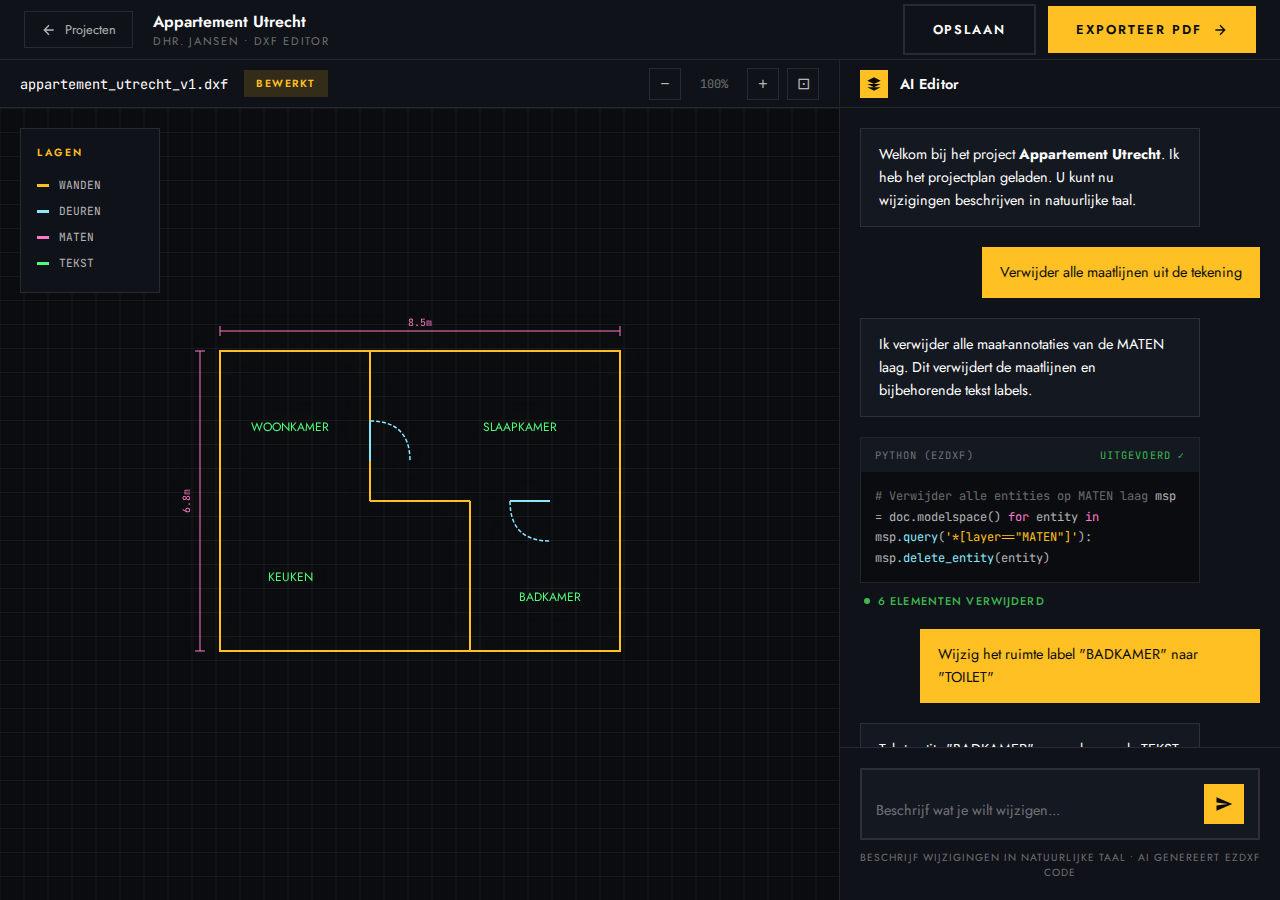
<file: mockups/04-editor.html>
<!DOCTYPE html>
<html lang="nl">
<head>
    <meta charset="UTF-8">
    <meta name="viewport" content="width=device-width, initial-scale=1.0">
    <title>Appartement Utrecht - DXF Editor</title>
    <link rel="preconnect" href="https://fonts.googleapis.com">
    <link rel="preconnect" href="https://fonts.gstatic.com" crossorigin>
    <link href="https://fonts.googleapis.com/css2?family=Jost:wght@300;400;500;600;700&family=JetBrains+Mono:wght@400;500&display=swap" rel="stylesheet">
    <style>
        :root {
            --color-accent: rgb(254, 192, 34);
            --color-accent-hover: rgb(230, 170, 20);
            --color-accent-dim: rgba(254, 192, 34, 0.15);
            --color-accent-glow: rgba(254, 192, 34, 0.4);

            --bg-primary: rgb(10, 12, 16);
            --bg-secondary: rgb(15, 18, 24);
            --bg-tertiary: rgb(20, 24, 32);

            --text-primary: rgb(255, 255, 255);
            --text-secondary: rgba(255, 255, 255, 0.7);
            --text-muted: rgba(255, 255, 255, 0.4);
            --text-dark: rgb(10, 12, 16);

            --border-color: rgba(255, 255, 255, 0.1);
            --grid-color: rgba(255, 255, 255, 0.05);

            --success: rgb(63, 185, 80);

            --font-primary: 'Jost', -apple-system, BlinkMacSystemFont, sans-serif;
            --font-mono: 'JetBrains Mono', monospace;

            --transition-fast: 0.2s ease;
            --transition-smooth: 0.4s ease;
        }

        * {
            margin: 0;
            padding: 0;
            box-sizing: border-box;
        }

        body {
            font-family: var(--font-primary);
            background: var(--bg-primary);
            color: var(--text-primary);
            height: 100vh;
            overflow: hidden;
            -webkit-font-smoothing: antialiased;
        }

        ::selection {
            background: var(--color-accent);
            color: var(--text-dark);
        }

        /* Header */
        .header {
            height: 60px;
            background: var(--bg-secondary);
            border-bottom: 1px solid var(--border-color);
            display: flex;
            align-items: center;
            justify-content: space-between;
            padding: 0 24px;
        }

        .header-left {
            display: flex;
            align-items: center;
            gap: 20px;
        }

        .back-btn {
            display: flex;
            align-items: center;
            gap: 8px;
            padding: 8px 16px;
            background: transparent;
            border: 1px solid var(--border-color);
            color: var(--text-secondary);
            font-family: var(--font-primary);
            font-size: 0.8rem;
            cursor: pointer;
            transition: all var(--transition-fast);
            text-decoration: none;
        }

        .back-btn:hover {
            border-color: var(--text-primary);
            color: var(--text-primary);
        }

        .back-btn svg {
            width: 16px;
            height: 16px;
            stroke: currentColor;
            fill: none;
            stroke-width: 2;
        }

        .project-title {
            display: flex;
            flex-direction: column;
        }

        .project-title h1 {
            font-size: 1rem;
            font-weight: 600;
        }

        .project-title span {
            font-size: 0.7rem;
            color: var(--text-muted);
            text-transform: uppercase;
            letter-spacing: 0.15em;
        }

        .header-actions {
            display: flex;
            align-items: center;
            gap: 12px;
        }

        .btn {
            font-family: var(--font-primary);
            font-size: 0.8rem;
            font-weight: 600;
            text-transform: uppercase;
            letter-spacing: 0.15em;
            padding: 14px 28px;
            border: none;
            border-radius: 0;
            cursor: pointer;
            transition: all var(--transition-smooth);
            display: inline-flex;
            align-items: center;
            gap: 10px;
            text-decoration: none;
        }

        .btn-secondary {
            background: transparent;
            color: var(--text-primary);
            border: 2px solid var(--border-color);
        }

        .btn-secondary:hover {
            border-color: var(--text-primary);
            background: rgba(255, 255, 255, 0.05);
        }

        .btn-primary {
            background: var(--color-accent);
            color: var(--text-dark);
        }

        .btn-primary:hover {
            background: var(--color-accent-hover);
            transform: translateY(-2px);
            box-shadow: 0 10px 30px var(--color-accent-glow);
        }

        .btn svg {
            width: 16px;
            height: 16px;
            stroke: currentColor;
            fill: none;
            stroke-width: 2;
        }

        /* Main Layout */
        .main {
            display: flex;
            height: calc(100vh - 60px);
        }

        /* Viewer Panel */
        .viewer-panel {
            flex: 1;
            display: flex;
            flex-direction: column;
            border-right: 1px solid var(--border-color);
        }

        .viewer-toolbar {
            height: 48px;
            background: var(--bg-secondary);
            border-bottom: 1px solid var(--border-color);
            display: flex;
            align-items: center;
            justify-content: space-between;
            padding: 0 20px;
        }

        .file-info {
            display: flex;
            align-items: center;
            gap: 16px;
        }

        .file-name {
            font-family: var(--font-mono);
            font-size: 0.85rem;
            color: var(--text-primary);
        }

        .file-status {
            font-size: 0.65rem;
            font-weight: 600;
            text-transform: uppercase;
            letter-spacing: 0.15em;
            padding: 6px 12px;
            background: var(--color-accent-dim);
            color: var(--color-accent);
        }

        .zoom-controls {
            display: flex;
            align-items: center;
            gap: 8px;
        }

        .zoom-btn {
            width: 32px;
            height: 32px;
            background: transparent;
            border: 1px solid var(--border-color);
            color: var(--text-secondary);
            cursor: pointer;
            display: flex;
            align-items: center;
            justify-content: center;
            font-size: 16px;
            transition: all var(--transition-fast);
        }

        .zoom-btn:hover {
            border-color: var(--color-accent);
            color: var(--color-accent);
        }

        .zoom-level {
            font-family: var(--font-mono);
            font-size: 0.75rem;
            color: var(--text-muted);
            min-width: 50px;
            text-align: center;
        }

        /* Viewer Canvas */
        .viewer-canvas {
            flex: 1;
            background:
                linear-gradient(var(--grid-color) 1px, transparent 1px),
                linear-gradient(90deg, var(--grid-color) 1px, transparent 1px);
            background-size: 24px 24px;
            background-position: center center;
            position: relative;
            overflow: hidden;
        }

        .drawing-container {
            position: absolute;
            top: 50%;
            left: 50%;
            transform: translate(-50%, -50%);
        }

        .drawing-svg {
            filter: drop-shadow(0 0 12px var(--color-accent-dim));
        }

        /* Layers Panel */
        .layers-panel {
            position: absolute;
            left: 20px;
            top: 20px;
            background: var(--bg-secondary);
            border: 1px solid var(--border-color);
            padding: 16px;
            min-width: 140px;
        }

        .layers-title {
            font-size: 0.65rem;
            font-weight: 600;
            text-transform: uppercase;
            letter-spacing: 0.25em;
            color: var(--color-accent);
            margin-bottom: 12px;
        }

        .layer-item {
            display: flex;
            align-items: center;
            gap: 10px;
            padding: 6px 0;
            color: var(--text-secondary);
            font-family: var(--font-mono);
            font-size: 0.7rem;
        }

        .layer-color {
            width: 12px;
            height: 3px;
        }

        /* Chat Panel */
        .chat-panel {
            width: 440px;
            display: flex;
            flex-direction: column;
            background: var(--bg-secondary);
        }

        .chat-header {
            height: 48px;
            border-bottom: 1px solid var(--border-color);
            display: flex;
            align-items: center;
            padding: 0 20px;
            gap: 12px;
        }

        .chat-header-icon {
            width: 28px;
            height: 28px;
            background: var(--color-accent);
            display: flex;
            align-items: center;
            justify-content: center;
        }

        .chat-header-icon svg {
            width: 16px;
            height: 16px;
            fill: var(--text-dark);
        }

        .chat-header-title {
            font-weight: 600;
            font-size: 0.9rem;
            letter-spacing: 0.02em;
        }

        .chat-messages {
            flex: 1;
            overflow-y: auto;
            padding: 20px;
            display: flex;
            flex-direction: column;
            gap: 20px;
        }

        .message {
            display: flex;
            flex-direction: column;
            gap: 10px;
        }

        .message-user {
            align-items: flex-end;
        }

        .message-assistant {
            align-items: flex-start;
        }

        .message-content {
            max-width: 85%;
            padding: 14px 18px;
            font-size: 0.9rem;
            line-height: 1.6;
        }

        .message-user .message-content {
            background: var(--color-accent);
            color: var(--text-dark);
        }

        .message-assistant .message-content {
            background: var(--bg-tertiary);
            color: var(--text-primary);
            border: 1px solid var(--border-color);
        }

        .message-code {
            margin-top: 10px;
            background: var(--bg-primary);
            border: 1px solid var(--border-color);
            overflow: hidden;
            max-width: 85%;
        }

        .code-header {
            background: var(--bg-tertiary);
            padding: 10px 14px;
            font-family: var(--font-mono);
            font-size: 0.65rem;
            text-transform: uppercase;
            letter-spacing: 0.1em;
            color: var(--text-muted);
            display: flex;
            align-items: center;
            justify-content: space-between;
        }

        .code-header .executed {
            color: var(--success);
        }

        .code-content {
            padding: 14px;
            font-family: var(--font-mono);
            font-size: 0.75rem;
            line-height: 1.7;
            color: var(--text-secondary);
            overflow-x: auto;
        }

        .code-keyword { color: #ff79c6; }
        .code-string { color: var(--color-accent); }
        .code-function { color: #8be9fd; }
        .code-comment { color: var(--text-muted); }

        .message-status {
            display: flex;
            align-items: center;
            gap: 8px;
            font-size: 0.7rem;
            font-weight: 500;
            text-transform: uppercase;
            letter-spacing: 0.1em;
            color: var(--success);
            padding-left: 4px;
        }

        .status-dot {
            width: 6px;
            height: 6px;
            background: var(--success);
            border-radius: 50%;
        }

        /* Chat Input */
        .chat-input-container {
            padding: 20px;
            border-top: 1px solid var(--border-color);
        }

        .chat-input-wrapper {
            display: flex;
            align-items: flex-end;
            gap: 12px;
            background: var(--bg-tertiary);
            border: 2px solid var(--border-color);
            padding: 14px;
            transition: all var(--transition-fast);
        }

        .chat-input-wrapper:focus-within {
            border-color: var(--color-accent);
        }

        .chat-input {
            flex: 1;
            background: none;
            border: none;
            color: var(--text-primary);
            font-family: var(--font-primary);
            font-size: 0.9rem;
            resize: none;
            outline: none;
            min-height: 24px;
            max-height: 120px;
        }

        .chat-input::placeholder {
            color: var(--text-muted);
        }

        .send-btn {
            width: 40px;
            height: 40px;
            background: var(--color-accent);
            border: none;
            cursor: pointer;
            display: flex;
            align-items: center;
            justify-content: center;
            transition: all var(--transition-smooth);
        }

        .send-btn:hover {
            background: var(--color-accent-hover);
            transform: translateY(-2px);
            box-shadow: 0 8px 20px var(--color-accent-glow);
        }

        .send-btn svg {
            width: 18px;
            height: 18px;
            fill: var(--text-dark);
        }

        .chat-hint {
            margin-top: 10px;
            font-size: 0.65rem;
            text-transform: uppercase;
            letter-spacing: 0.1em;
            color: var(--text-muted);
            text-align: center;
        }

        /* Scrollbar */
        ::-webkit-scrollbar {
            width: 6px;
        }

        ::-webkit-scrollbar-track {
            background: var(--bg-secondary);
        }

        ::-webkit-scrollbar-thumb {
            background: var(--border-color);
        }

        ::-webkit-scrollbar-thumb:hover {
            background: var(--text-muted);
        }
    </style>
</head>
<body>
    <!-- Header -->
    <header class="header">
        <div class="header-left">
            <a href="02-projects.html" class="back-btn">
                <svg viewBox="0 0 24 24"><path d="M19 12H5M12 19l-7-7 7-7"/></svg>
                Projecten
            </a>
            <div class="project-title">
                <h1>Appartement Utrecht</h1>
                <span>Dhr. Jansen • DXF Editor</span>
            </div>
        </div>
        <div class="header-actions">
            <button class="btn btn-secondary">Opslaan</button>
            <button class="btn btn-primary">
                Exporteer PDF
                <svg viewBox="0 0 24 24"><path d="M5 12h14M12 5l7 7-7 7"/></svg>
            </button>
        </div>
    </header>

    <!-- Main Content -->
    <main class="main">
        <!-- Viewer Panel -->
        <div class="viewer-panel">
            <div class="viewer-toolbar">
                <div class="file-info">
                    <span class="file-name">appartement_utrecht_v1.dxf</span>
                    <span class="file-status">Bewerkt</span>
                </div>
                <div class="zoom-controls">
                    <button class="zoom-btn">−</button>
                    <span class="zoom-level">100%</span>
                    <button class="zoom-btn">+</button>
                    <button class="zoom-btn" title="Passend maken">⊡</button>
                </div>
            </div>
            <div class="viewer-canvas">
                <!-- Layers Panel -->
                <div class="layers-panel">
                    <div class="layers-title">Lagen</div>
                    <div class="layer-item">
                        <div class="layer-color" style="background: var(--color-accent);"></div>
                        WANDEN
                    </div>
                    <div class="layer-item">
                        <div class="layer-color" style="background: #8be9fd;"></div>
                        DEUREN
                    </div>
                    <div class="layer-item">
                        <div class="layer-color" style="background: #ff79c6;"></div>
                        MATEN
                    </div>
                    <div class="layer-item">
                        <div class="layer-color" style="background: #50fa7b;"></div>
                        TEKST
                    </div>
                </div>

                <!-- Sample Drawing (SVG) -->
                <div class="drawing-container">
                    <svg class="drawing-svg" width="500" height="400" viewBox="0 0 500 400">
                        <!-- Floor plan outline -->
                        <rect x="50" y="50" width="400" height="300" fill="none" stroke="rgb(254, 192, 34)" stroke-width="2"/>

                        <!-- Interior walls -->
                        <line x1="200" y1="50" x2="200" y2="200" stroke="rgb(254, 192, 34)" stroke-width="2"/>
                        <line x1="200" y1="200" x2="300" y2="200" stroke="rgb(254, 192, 34)" stroke-width="2"/>
                        <line x1="300" y1="200" x2="300" y2="350" stroke="rgb(254, 192, 34)" stroke-width="2"/>

                        <!-- Doors (cyan) -->
                        <path d="M 200 120 Q 240 120 240 160" fill="none" stroke="#8be9fd" stroke-width="1.5" stroke-dasharray="4,2"/>
                        <line x1="200" y1="120" x2="200" y2="160" stroke="#8be9fd" stroke-width="2"/>

                        <path d="M 340 200 Q 340 240 380 240" fill="none" stroke="#8be9fd" stroke-width="1.5" stroke-dasharray="4,2"/>
                        <line x1="340" y1="200" x2="380" y2="200" stroke="#8be9fd" stroke-width="2"/>

                        <!-- Dimensions (pink) -->
                        <line x1="50" y1="30" x2="450" y2="30" stroke="#ff79c6" stroke-width="1"/>
                        <line x1="50" y1="25" x2="50" y2="35" stroke="#ff79c6" stroke-width="1"/>
                        <line x1="450" y1="25" x2="450" y2="35" stroke="#ff79c6" stroke-width="1"/>
                        <text x="250" y="25" fill="#ff79c6" font-family="JetBrains Mono" font-size="10" text-anchor="middle">8.5m</text>

                        <line x1="30" y1="50" x2="30" y2="350" stroke="#ff79c6" stroke-width="1"/>
                        <line x1="25" y1="50" x2="35" y2="50" stroke="#ff79c6" stroke-width="1"/>
                        <line x1="25" y1="350" x2="35" y2="350" stroke="#ff79c6" stroke-width="1"/>
                        <text x="20" y="200" fill="#ff79c6" font-family="JetBrains Mono" font-size="10" text-anchor="middle" transform="rotate(-90, 20, 200)">6.8m</text>

                        <!-- Room labels (green) -->
                        <text x="120" y="130" fill="#50fa7b" font-family="Jost" font-size="12" text-anchor="middle">WOONKAMER</text>
                        <text x="120" y="280" fill="#50fa7b" font-family="Jost" font-size="12" text-anchor="middle">KEUKEN</text>
                        <text x="350" y="130" fill="#50fa7b" font-family="Jost" font-size="12" text-anchor="middle">SLAAPKAMER</text>
                        <text x="380" y="300" fill="#50fa7b" font-family="Jost" font-size="12" text-anchor="middle">BADKAMER</text>
                    </svg>
                </div>
            </div>
        </div>

        <!-- Chat Panel -->
        <div class="chat-panel">
            <div class="chat-header">
                <div class="chat-header-icon">
                    <svg viewBox="0 0 24 24"><path d="M12 2L2 7l10 5 10-5-10-5zM2 17l10 5 10-5M2 12l10 5 10-5"/></svg>
                </div>
                <span class="chat-header-title">AI Editor</span>
            </div>

            <div class="chat-messages">
                <!-- System Message -->
                <div class="message message-assistant">
                    <div class="message-content">
                        Welkom bij het project <strong>Appartement Utrecht</strong>. Ik heb het projectplan geladen. U kunt nu wijzigingen beschrijven in natuurlijke taal.
                    </div>
                </div>

                <!-- User Message -->
                <div class="message message-user">
                    <div class="message-content">
                        Verwijder alle maatlijnen uit de tekening
                    </div>
                </div>

                <!-- Assistant Response -->
                <div class="message message-assistant">
                    <div class="message-content">
                        Ik verwijder alle maat-annotaties van de MATEN laag. Dit verwijdert de maatlijnen en bijbehorende tekst labels.
                    </div>
                    <div class="message-code">
                        <div class="code-header">
                            <span>Python (ezdxf)</span>
                            <span class="executed">Uitgevoerd ✓</span>
                        </div>
                        <div class="code-content">
<span class="code-comment"># Verwijder alle entities op MATEN laag</span>
msp = doc.modelspace()
<span class="code-keyword">for</span> entity <span class="code-keyword">in</span> msp.<span class="code-function">query</span>(<span class="code-string">'*[layer=="MATEN"]'</span>):
    msp.<span class="code-function">delete_entity</span>(entity)
                        </div>
                    </div>
                    <div class="message-status">
                        <span class="status-dot"></span>
                        6 elementen verwijderd
                    </div>
                </div>

                <!-- User Message -->
                <div class="message message-user">
                    <div class="message-content">
                        Wijzig het ruimte label "BADKAMER" naar "TOILET"
                    </div>
                </div>

                <!-- Assistant Response -->
                <div class="message message-assistant">
                    <div class="message-content">
                        Tekst entity "BADKAMER" gevonden op de TEKST laag. Ik pas deze aan naar "TOILET".
                    </div>
                    <div class="message-code">
                        <div class="code-header">
                            <span>Python (ezdxf)</span>
                            <span class="executed">Uitgevoerd ✓</span>
                        </div>
                        <div class="code-content">
<span class="code-keyword">for</span> text <span class="code-keyword">in</span> msp.<span class="code-function">query</span>(<span class="code-string">'TEXT'</span>):
    <span class="code-keyword">if</span> text.dxf.text == <span class="code-string">"BADKAMER"</span>:
        text.dxf.text = <span class="code-string">"TOILET"</span>
                        </div>
                    </div>
                    <div class="message-status">
                        <span class="status-dot"></span>
                        1 tekst element aangepast
                    </div>
                </div>
            </div>

            <div class="chat-input-container">
                <div class="chat-input-wrapper">
                    <textarea class="chat-input" placeholder="Beschrijf wat je wilt wijzigen..." rows="1"></textarea>
                    <button class="send-btn">
                        <svg viewBox="0 0 24 24"><path d="M2.01 21L23 12 2.01 3 2 10l15 2-15 2z"/></svg>
                    </button>
                </div>
                <div class="chat-hint">Beschrijf wijzigingen in natuurlijke taal • AI genereert ezdxf code</div>
            </div>
        </div>
    </main>
</body>
</html>
</file>
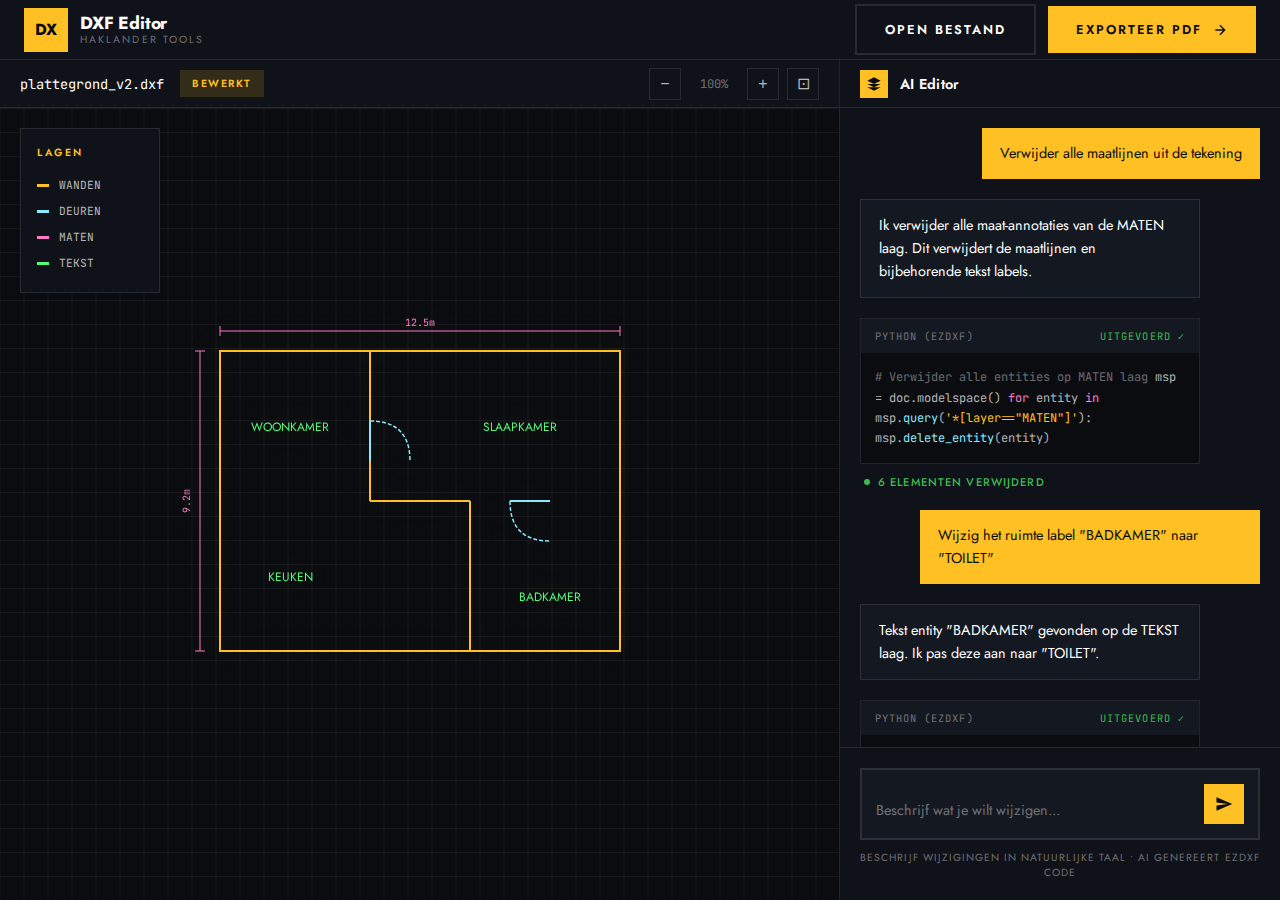
<file: mockups/mockup-haklander.html>
<!DOCTYPE html>
<html lang="nl">
<head>
    <meta charset="UTF-8">
    <meta name="viewport" content="width=device-width, initial-scale=1.0">
    <title>DXF Editor - Haklander Style Mockup</title>
    <link rel="preconnect" href="https://fonts.googleapis.com">
    <link rel="preconnect" href="https://fonts.gstatic.com" crossorigin>
    <link href="https://fonts.googleapis.com/css2?family=Jost:wght@300;400;500;600;700&family=JetBrains+Mono:wght@400;500&display=swap" rel="stylesheet">
    <style>
        :root {
            /* Haklander Color Palette */
            --color-accent: rgb(254, 192, 34);
            --color-accent-hover: rgb(230, 170, 20);
            --color-accent-dim: rgba(254, 192, 34, 0.15);
            --color-accent-glow: rgba(254, 192, 34, 0.4);

            --bg-primary: rgb(10, 12, 16);
            --bg-secondary: rgb(15, 18, 24);
            --bg-tertiary: rgb(20, 24, 32);
            --bg-light: rgb(247, 248, 252);

            --text-primary: rgb(255, 255, 255);
            --text-secondary: rgba(255, 255, 255, 0.7);
            --text-muted: rgba(255, 255, 255, 0.4);
            --text-dark: rgb(10, 12, 16);

            --border-color: rgba(255, 255, 255, 0.1);
            --border-light: rgb(231, 231, 231);
            --grid-color: rgba(255, 255, 255, 0.05);

            --success: rgb(63, 185, 80);

            /* Typography */
            --font-primary: 'Jost', -apple-system, BlinkMacSystemFont, sans-serif;
            --font-mono: 'JetBrains Mono', monospace;

            /* Spacing */
            --space-xs: 0.5rem;
            --space-sm: 1rem;
            --space-md: 1.5rem;
            --space-lg: 3rem;

            /* Transitions */
            --transition-fast: 0.2s ease;
            --transition-smooth: 0.4s ease;
        }

        * {
            margin: 0;
            padding: 0;
            box-sizing: border-box;
        }

        body {
            font-family: var(--font-primary);
            background: var(--bg-primary);
            color: var(--text-primary);
            height: 100vh;
            overflow: hidden;
            -webkit-font-smoothing: antialiased;
        }

        ::selection {
            background: var(--color-accent);
            color: var(--text-dark);
        }

        /* Header */
        .header {
            height: 60px;
            background: var(--bg-secondary);
            border-bottom: 1px solid var(--border-color);
            display: flex;
            align-items: center;
            justify-content: space-between;
            padding: 0 24px;
        }

        .logo {
            display: flex;
            align-items: center;
            gap: 12px;
        }

        .logo-mark {
            width: 44px;
            height: 44px;
            background: var(--color-accent);
            color: var(--text-dark);
            display: flex;
            align-items: center;
            justify-content: center;
            font-weight: 700;
            font-size: 1rem;
            letter-spacing: -0.02em;
        }

        .logo-text {
            display: flex;
            flex-direction: column;
            line-height: 1.2;
        }

        .logo-name {
            font-weight: 700;
            font-size: 1.1rem;
            letter-spacing: -0.01em;
        }

        .logo-tagline {
            font-weight: 400;
            font-size: 0.65rem;
            text-transform: uppercase;
            letter-spacing: 0.2em;
            color: var(--text-muted);
        }

        .header-actions {
            display: flex;
            align-items: center;
            gap: 12px;
        }

        /* Buttons - Haklander Sharp Style */
        .btn {
            font-family: var(--font-primary);
            font-size: 0.8rem;
            font-weight: 600;
            text-transform: uppercase;
            letter-spacing: 0.15em;
            padding: 14px 28px;
            border: none;
            border-radius: 0;
            cursor: pointer;
            transition: all var(--transition-smooth);
            display: inline-flex;
            align-items: center;
            gap: 10px;
        }

        .btn-secondary {
            background: transparent;
            color: var(--text-primary);
            border: 2px solid var(--border-color);
        }

        .btn-secondary:hover {
            border-color: var(--text-primary);
            background: rgba(255, 255, 255, 0.05);
        }

        .btn-primary {
            background: var(--color-accent);
            color: var(--text-dark);
        }

        .btn-primary:hover {
            background: var(--color-accent-hover);
            transform: translateY(-2px);
            box-shadow: 0 10px 30px var(--color-accent-glow);
        }

        /* Main Layout */
        .main {
            display: flex;
            height: calc(100vh - 60px);
        }

        /* Viewer Panel */
        .viewer-panel {
            flex: 1;
            display: flex;
            flex-direction: column;
            border-right: 1px solid var(--border-color);
        }

        .viewer-toolbar {
            height: 48px;
            background: var(--bg-secondary);
            border-bottom: 1px solid var(--border-color);
            display: flex;
            align-items: center;
            justify-content: space-between;
            padding: 0 20px;
        }

        .file-info {
            display: flex;
            align-items: center;
            gap: 16px;
        }

        .file-name {
            font-family: var(--font-mono);
            font-size: 0.85rem;
            color: var(--text-primary);
        }

        .file-status {
            font-size: 0.65rem;
            font-weight: 600;
            text-transform: uppercase;
            letter-spacing: 0.15em;
            padding: 6px 12px;
            background: var(--color-accent-dim);
            color: var(--color-accent);
        }

        .zoom-controls {
            display: flex;
            align-items: center;
            gap: 8px;
        }

        .zoom-btn {
            width: 32px;
            height: 32px;
            background: transparent;
            border: 1px solid var(--border-color);
            color: var(--text-secondary);
            cursor: pointer;
            display: flex;
            align-items: center;
            justify-content: center;
            font-size: 16px;
            transition: all var(--transition-fast);
        }

        .zoom-btn:hover {
            border-color: var(--color-accent);
            color: var(--color-accent);
        }

        .zoom-level {
            font-family: var(--font-mono);
            font-size: 0.75rem;
            color: var(--text-muted);
            min-width: 50px;
            text-align: center;
        }

        /* Viewer Canvas */
        .viewer-canvas {
            flex: 1;
            background:
                linear-gradient(var(--grid-color) 1px, transparent 1px),
                linear-gradient(90deg, var(--grid-color) 1px, transparent 1px);
            background-size: 24px 24px;
            background-position: center center;
            position: relative;
            overflow: hidden;
        }

        /* Sample Drawing */
        .drawing-container {
            position: absolute;
            top: 50%;
            left: 50%;
            transform: translate(-50%, -50%);
        }

        .drawing-svg {
            filter: drop-shadow(0 0 12px var(--color-accent-dim));
        }

        /* Layers Panel */
        .layers-panel {
            position: absolute;
            left: 20px;
            top: 20px;
            background: var(--bg-secondary);
            border: 1px solid var(--border-color);
            padding: 16px;
            min-width: 140px;
        }

        .layers-title {
            font-size: 0.65rem;
            font-weight: 600;
            text-transform: uppercase;
            letter-spacing: 0.25em;
            color: var(--color-accent);
            margin-bottom: 12px;
        }

        .layer-item {
            display: flex;
            align-items: center;
            gap: 10px;
            padding: 6px 0;
            color: var(--text-secondary);
            font-family: var(--font-mono);
            font-size: 0.7rem;
        }

        .layer-color {
            width: 12px;
            height: 3px;
        }

        /* Chat Panel */
        .chat-panel {
            width: 440px;
            display: flex;
            flex-direction: column;
            background: var(--bg-secondary);
        }

        .chat-header {
            height: 48px;
            border-bottom: 1px solid var(--border-color);
            display: flex;
            align-items: center;
            padding: 0 20px;
            gap: 12px;
        }

        .chat-header-icon {
            width: 28px;
            height: 28px;
            background: var(--color-accent);
            display: flex;
            align-items: center;
            justify-content: center;
        }

        .chat-header-icon svg {
            width: 16px;
            height: 16px;
            fill: var(--text-dark);
        }

        .chat-header-title {
            font-weight: 600;
            font-size: 0.9rem;
            letter-spacing: 0.02em;
        }

        .chat-messages {
            flex: 1;
            overflow-y: auto;
            padding: 20px;
            display: flex;
            flex-direction: column;
            gap: 20px;
        }

        .message {
            display: flex;
            flex-direction: column;
            gap: 10px;
        }

        .message-user {
            align-items: flex-end;
        }

        .message-assistant {
            align-items: flex-start;
        }

        .message-content {
            max-width: 85%;
            padding: 14px 18px;
            font-size: 0.9rem;
            line-height: 1.6;
        }

        .message-user .message-content {
            background: var(--color-accent);
            color: var(--text-dark);
        }

        .message-assistant .message-content {
            background: var(--bg-tertiary);
            color: var(--text-primary);
            border: 1px solid var(--border-color);
        }

        .message-code {
            margin-top: 10px;
            background: var(--bg-primary);
            border: 1px solid var(--border-color);
            overflow: hidden;
            max-width: 85%;
        }

        .code-header {
            background: var(--bg-tertiary);
            padding: 10px 14px;
            font-family: var(--font-mono);
            font-size: 0.65rem;
            text-transform: uppercase;
            letter-spacing: 0.1em;
            color: var(--text-muted);
            display: flex;
            align-items: center;
            justify-content: space-between;
        }

        .code-header .executed {
            color: var(--success);
        }

        .code-content {
            padding: 14px;
            font-family: var(--font-mono);
            font-size: 0.75rem;
            line-height: 1.7;
            color: var(--text-secondary);
            overflow-x: auto;
        }

        .code-keyword { color: #ff79c6; }
        .code-string { color: var(--color-accent); }
        .code-function { color: #8be9fd; }
        .code-comment { color: var(--text-muted); }

        .message-status {
            display: flex;
            align-items: center;
            gap: 8px;
            font-size: 0.7rem;
            font-weight: 500;
            text-transform: uppercase;
            letter-spacing: 0.1em;
            color: var(--success);
            padding-left: 4px;
        }

        .status-dot {
            width: 6px;
            height: 6px;
            background: var(--success);
            border-radius: 50%;
        }

        /* Chat Input */
        .chat-input-container {
            padding: 20px;
            border-top: 1px solid var(--border-color);
        }

        .chat-input-wrapper {
            display: flex;
            align-items: flex-end;
            gap: 12px;
            background: var(--bg-tertiary);
            border: 2px solid var(--border-color);
            padding: 14px;
            transition: all var(--transition-fast);
        }

        .chat-input-wrapper:focus-within {
            border-color: var(--color-accent);
        }

        .chat-input {
            flex: 1;
            background: none;
            border: none;
            color: var(--text-primary);
            font-family: var(--font-primary);
            font-size: 0.9rem;
            resize: none;
            outline: none;
            min-height: 24px;
            max-height: 120px;
        }

        .chat-input::placeholder {
            color: var(--text-muted);
        }

        .send-btn {
            width: 40px;
            height: 40px;
            background: var(--color-accent);
            border: none;
            cursor: pointer;
            display: flex;
            align-items: center;
            justify-content: center;
            transition: all var(--transition-smooth);
        }

        .send-btn:hover {
            background: var(--color-accent-hover);
            transform: translateY(-2px);
            box-shadow: 0 8px 20px var(--color-accent-glow);
        }

        .send-btn svg {
            width: 18px;
            height: 18px;
            fill: var(--text-dark);
        }

        .chat-hint {
            margin-top: 10px;
            font-size: 0.65rem;
            text-transform: uppercase;
            letter-spacing: 0.1em;
            color: var(--text-muted);
            text-align: center;
        }

        /* Scrollbar */
        ::-webkit-scrollbar {
            width: 6px;
        }

        ::-webkit-scrollbar-track {
            background: var(--bg-secondary);
        }

        ::-webkit-scrollbar-thumb {
            background: var(--border-color);
        }

        ::-webkit-scrollbar-thumb:hover {
            background: var(--text-muted);
        }

        /* Project Arrow Icon */
        .project-arrow {
            position: absolute;
            bottom: 20px;
            right: 20px;
            width: 40px;
            height: 40px;
            background: var(--color-accent);
            display: flex;
            align-items: center;
            justify-content: center;
            opacity: 0;
            transition: opacity var(--transition-fast);
        }

        .viewer-canvas:hover .project-arrow {
            opacity: 1;
        }

        .project-arrow svg {
            width: 16px;
            height: 16px;
            stroke: var(--text-dark);
            fill: none;
            stroke-width: 2;
        }
    </style>
</head>
<body>
    <!-- Header -->
    <header class="header">
        <div class="logo">
            <div class="logo-mark">DX</div>
            <div class="logo-text">
                <span class="logo-name">DXF Editor</span>
                <span class="logo-tagline">Haklander Tools</span>
            </div>
        </div>
        <div class="header-actions">
            <button class="btn btn-secondary">Open Bestand</button>
            <button class="btn btn-primary">
                Exporteer PDF
                <svg width="16" height="16" viewBox="0 0 24 24" fill="none" stroke="currentColor" stroke-width="2">
                    <path d="M5 12h14M12 5l7 7-7 7"/>
                </svg>
            </button>
        </div>
    </header>

    <!-- Main Content -->
    <main class="main">
        <!-- Viewer Panel -->
        <div class="viewer-panel">
            <div class="viewer-toolbar">
                <div class="file-info">
                    <span class="file-name">plattegrond_v2.dxf</span>
                    <span class="file-status">Bewerkt</span>
                </div>
                <div class="zoom-controls">
                    <button class="zoom-btn">−</button>
                    <span class="zoom-level">100%</span>
                    <button class="zoom-btn">+</button>
                    <button class="zoom-btn" title="Passend maken">⊡</button>
                </div>
            </div>
            <div class="viewer-canvas">
                <!-- Layers Panel -->
                <div class="layers-panel">
                    <div class="layers-title">Lagen</div>
                    <div class="layer-item">
                        <div class="layer-color" style="background: var(--color-accent);"></div>
                        WANDEN
                    </div>
                    <div class="layer-item">
                        <div class="layer-color" style="background: #8be9fd;"></div>
                        DEUREN
                    </div>
                    <div class="layer-item">
                        <div class="layer-color" style="background: #ff79c6;"></div>
                        MATEN
                    </div>
                    <div class="layer-item">
                        <div class="layer-color" style="background: #50fa7b;"></div>
                        TEKST
                    </div>
                </div>

                <!-- Sample Drawing (SVG) -->
                <div class="drawing-container">
                    <svg class="drawing-svg" width="500" height="400" viewBox="0 0 500 400">
                        <!-- Floor plan outline -->
                        <rect x="50" y="50" width="400" height="300" fill="none" stroke="rgb(254, 192, 34)" stroke-width="2"/>

                        <!-- Interior walls -->
                        <line x1="200" y1="50" x2="200" y2="200" stroke="rgb(254, 192, 34)" stroke-width="2"/>
                        <line x1="200" y1="200" x2="300" y2="200" stroke="rgb(254, 192, 34)" stroke-width="2"/>
                        <line x1="300" y1="200" x2="300" y2="350" stroke="rgb(254, 192, 34)" stroke-width="2"/>

                        <!-- Doors (cyan) -->
                        <path d="M 200 120 Q 240 120 240 160" fill="none" stroke="#8be9fd" stroke-width="1.5" stroke-dasharray="4,2"/>
                        <line x1="200" y1="120" x2="200" y2="160" stroke="#8be9fd" stroke-width="2"/>

                        <path d="M 340 200 Q 340 240 380 240" fill="none" stroke="#8be9fd" stroke-width="1.5" stroke-dasharray="4,2"/>
                        <line x1="340" y1="200" x2="380" y2="200" stroke="#8be9fd" stroke-width="2"/>

                        <!-- Dimensions (pink) -->
                        <line x1="50" y1="30" x2="450" y2="30" stroke="#ff79c6" stroke-width="1"/>
                        <line x1="50" y1="25" x2="50" y2="35" stroke="#ff79c6" stroke-width="1"/>
                        <line x1="450" y1="25" x2="450" y2="35" stroke="#ff79c6" stroke-width="1"/>
                        <text x="250" y="25" fill="#ff79c6" font-family="JetBrains Mono" font-size="10" text-anchor="middle">12.5m</text>

                        <line x1="30" y1="50" x2="30" y2="350" stroke="#ff79c6" stroke-width="1"/>
                        <line x1="25" y1="50" x2="35" y2="50" stroke="#ff79c6" stroke-width="1"/>
                        <line x1="25" y1="350" x2="35" y2="350" stroke="#ff79c6" stroke-width="1"/>
                        <text x="20" y="200" fill="#ff79c6" font-family="JetBrains Mono" font-size="10" text-anchor="middle" transform="rotate(-90, 20, 200)">9.2m</text>

                        <!-- Room labels (green) -->
                        <text x="120" y="130" fill="#50fa7b" font-family="Jost" font-size="12" text-anchor="middle">WOONKAMER</text>
                        <text x="120" y="280" fill="#50fa7b" font-family="Jost" font-size="12" text-anchor="middle">KEUKEN</text>
                        <text x="350" y="130" fill="#50fa7b" font-family="Jost" font-size="12" text-anchor="middle">SLAAPKAMER</text>
                        <text x="380" y="300" fill="#50fa7b" font-family="Jost" font-size="12" text-anchor="middle">BADKAMER</text>
                    </svg>
                </div>

                <!-- Hover Arrow -->
                <div class="project-arrow">
                    <svg viewBox="0 0 24 24">
                        <path d="M7 17L17 7M17 7H7M17 7v10"/>
                    </svg>
                </div>
            </div>
        </div>

        <!-- Chat Panel -->
        <div class="chat-panel">
            <div class="chat-header">
                <div class="chat-header-icon">
                    <svg viewBox="0 0 24 24"><path d="M12 2L2 7l10 5 10-5-10-5zM2 17l10 5 10-5M2 12l10 5 10-5"/></svg>
                </div>
                <span class="chat-header-title">AI Editor</span>
            </div>

            <div class="chat-messages">
                <!-- User Message -->
                <div class="message message-user">
                    <div class="message-content">
                        Verwijder alle maatlijnen uit de tekening
                    </div>
                </div>

                <!-- Assistant Response -->
                <div class="message message-assistant">
                    <div class="message-content">
                        Ik verwijder alle maat-annotaties van de MATEN laag. Dit verwijdert de maatlijnen en bijbehorende tekst labels.
                    </div>
                    <div class="message-code">
                        <div class="code-header">
                            <span>Python (ezdxf)</span>
                            <span class="executed">Uitgevoerd ✓</span>
                        </div>
                        <div class="code-content">
<span class="code-comment"># Verwijder alle entities op MATEN laag</span>
msp = doc.modelspace()
<span class="code-keyword">for</span> entity <span class="code-keyword">in</span> msp.<span class="code-function">query</span>(<span class="code-string">'*[layer=="MATEN"]'</span>):
    msp.<span class="code-function">delete_entity</span>(entity)
                        </div>
                    </div>
                    <div class="message-status">
                        <span class="status-dot"></span>
                        6 elementen verwijderd
                    </div>
                </div>

                <!-- User Message -->
                <div class="message message-user">
                    <div class="message-content">
                        Wijzig het ruimte label "BADKAMER" naar "TOILET"
                    </div>
                </div>

                <!-- Assistant Response -->
                <div class="message message-assistant">
                    <div class="message-content">
                        Tekst entity "BADKAMER" gevonden op de TEKST laag. Ik pas deze aan naar "TOILET".
                    </div>
                    <div class="message-code">
                        <div class="code-header">
                            <span>Python (ezdxf)</span>
                            <span class="executed">Uitgevoerd ✓</span>
                        </div>
                        <div class="code-content">
<span class="code-keyword">for</span> text <span class="code-keyword">in</span> msp.<span class="code-function">query</span>(<span class="code-string">'TEXT'</span>):
    <span class="code-keyword">if</span> text.dxf.text == <span class="code-string">"BADKAMER"</span>:
        text.dxf.text = <span class="code-string">"TOILET"</span>
                        </div>
                    </div>
                    <div class="message-status">
                        <span class="status-dot"></span>
                        1 tekst element aangepast
                    </div>
                </div>
            </div>

            <div class="chat-input-container">
                <div class="chat-input-wrapper">
                    <textarea class="chat-input" placeholder="Beschrijf wat je wilt wijzigen..." rows="1"></textarea>
                    <button class="send-btn">
                        <svg viewBox="0 0 24 24"><path d="M2.01 21L23 12 2.01 3 2 10l15 2-15 2z"/></svg>
                    </button>
                </div>
                <div class="chat-hint">Beschrijf wijzigingen in natuurlijke taal • AI genereert ezdxf code</div>
            </div>
        </div>
    </main>
</body>
</html>
</file>
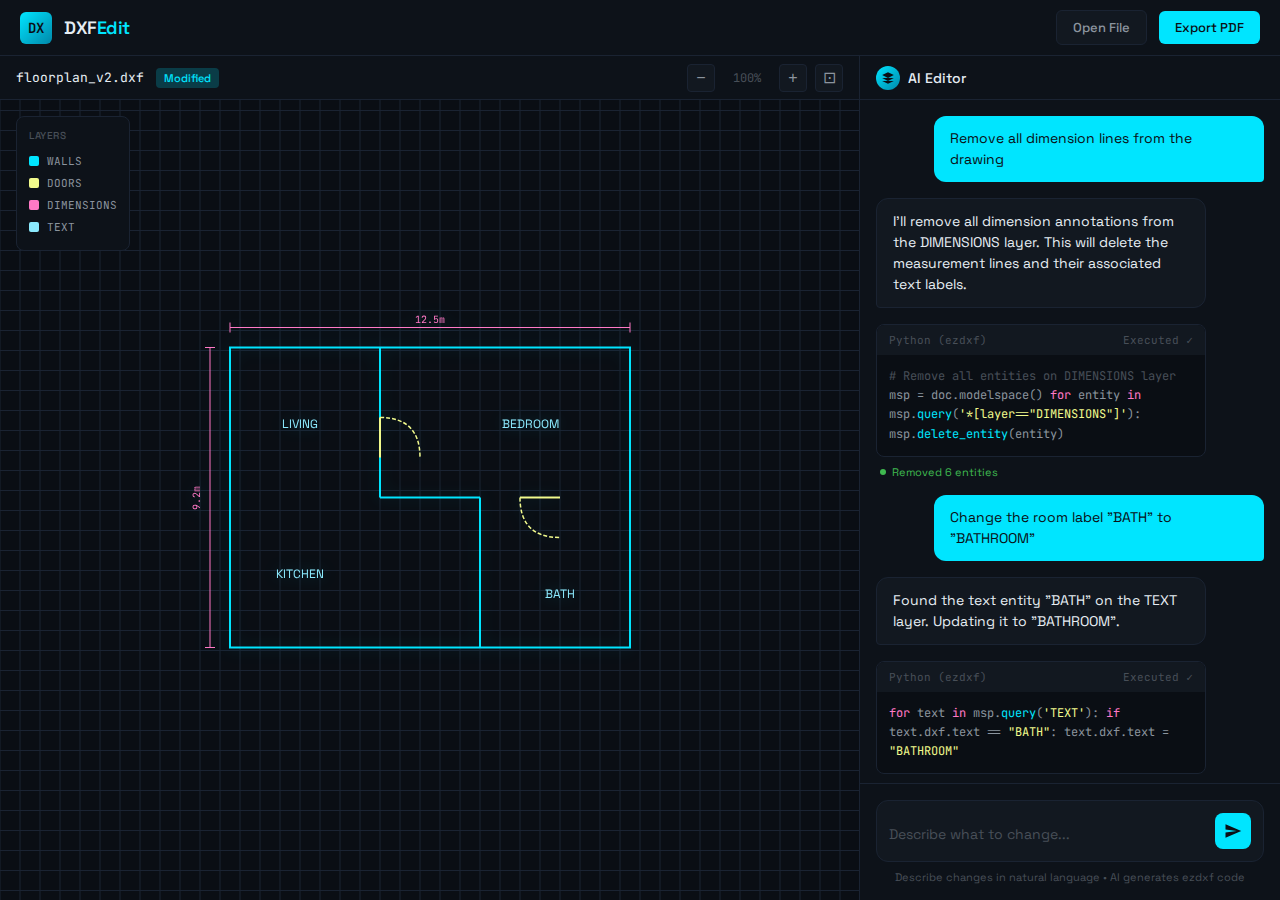
<file: mockups/mockup.html>
<!DOCTYPE html>
<html lang="en">
<head>
    <meta charset="UTF-8">
    <meta name="viewport" content="width=device-width, initial-scale=1.0">
    <title>DXF Editor - Design Mockup</title>
    <link rel="preconnect" href="https://fonts.googleapis.com">
    <link rel="preconnect" href="https://fonts.gstatic.com" crossorigin>
    <link href="https://fonts.googleapis.com/css2?family=JetBrains+Mono:wght@400;500;600&family=Space+Grotesk:wght@400;500;600;700&display=swap" rel="stylesheet">
    <style>
        :root {
            --bg-primary: #0a0e14;
            --bg-secondary: #0d1219;
            --bg-tertiary: #121820;
            --accent-cyan: #00e5ff;
            --accent-cyan-dim: #00e5ff33;
            --accent-cyan-glow: #00e5ff66;
            --text-primary: #e6edf3;
            --text-secondary: #8b949e;
            --text-muted: #484f58;
            --border-color: #1a2332;
            --grid-color: #1a2332;
            --success: #3fb950;
            --warning: #d29922;
        }

        * {
            margin: 0;
            padding: 0;
            box-sizing: border-box;
        }

        body {
            font-family: 'Space Grotesk', sans-serif;
            background: var(--bg-primary);
            color: var(--text-primary);
            height: 100vh;
            overflow: hidden;
        }

        /* Header */
        .header {
            height: 56px;
            background: var(--bg-secondary);
            border-bottom: 1px solid var(--border-color);
            display: flex;
            align-items: center;
            justify-content: space-between;
            padding: 0 20px;
        }

        .logo {
            display: flex;
            align-items: center;
            gap: 12px;
        }

        .logo-icon {
            width: 32px;
            height: 32px;
            background: linear-gradient(135deg, var(--accent-cyan) 0%, #0088aa 100%);
            border-radius: 6px;
            display: flex;
            align-items: center;
            justify-content: center;
            font-family: 'JetBrains Mono', monospace;
            font-weight: 600;
            font-size: 14px;
            color: var(--bg-primary);
        }

        .logo-text {
            font-weight: 600;
            font-size: 18px;
            letter-spacing: -0.5px;
        }

        .logo-text span {
            color: var(--accent-cyan);
        }

        .header-actions {
            display: flex;
            align-items: center;
            gap: 12px;
        }

        .btn {
            font-family: 'Space Grotesk', sans-serif;
            font-size: 13px;
            font-weight: 500;
            padding: 8px 16px;
            border-radius: 6px;
            border: none;
            cursor: pointer;
            transition: all 0.2s ease;
        }

        .btn-secondary {
            background: var(--bg-tertiary);
            color: var(--text-secondary);
            border: 1px solid var(--border-color);
        }

        .btn-secondary:hover {
            background: var(--border-color);
            color: var(--text-primary);
        }

        .btn-primary {
            background: var(--accent-cyan);
            color: var(--bg-primary);
        }

        .btn-primary:hover {
            box-shadow: 0 0 20px var(--accent-cyan-glow);
        }

        /* Main Layout */
        .main {
            display: flex;
            height: calc(100vh - 56px);
        }

        /* Viewer Panel */
        .viewer-panel {
            flex: 1;
            display: flex;
            flex-direction: column;
            border-right: 1px solid var(--border-color);
        }

        .viewer-toolbar {
            height: 44px;
            background: var(--bg-secondary);
            border-bottom: 1px solid var(--border-color);
            display: flex;
            align-items: center;
            justify-content: space-between;
            padding: 0 16px;
        }

        .file-info {
            display: flex;
            align-items: center;
            gap: 12px;
        }

        .file-name {
            font-family: 'JetBrains Mono', monospace;
            font-size: 13px;
            color: var(--text-primary);
        }

        .file-status {
            font-size: 11px;
            padding: 3px 8px;
            border-radius: 4px;
            background: var(--accent-cyan-dim);
            color: var(--accent-cyan);
            font-weight: 500;
        }

        .zoom-controls {
            display: flex;
            align-items: center;
            gap: 8px;
        }

        .zoom-btn {
            width: 28px;
            height: 28px;
            border-radius: 4px;
            background: var(--bg-tertiary);
            border: 1px solid var(--border-color);
            color: var(--text-secondary);
            cursor: pointer;
            display: flex;
            align-items: center;
            justify-content: center;
            font-size: 16px;
            transition: all 0.2s ease;
        }

        .zoom-btn:hover {
            background: var(--border-color);
            color: var(--text-primary);
        }

        .zoom-level {
            font-family: 'JetBrains Mono', monospace;
            font-size: 12px;
            color: var(--text-muted);
            min-width: 48px;
            text-align: center;
        }

        /* Viewer Canvas */
        .viewer-canvas {
            flex: 1;
            background:
                linear-gradient(var(--grid-color) 1px, transparent 1px),
                linear-gradient(90deg, var(--grid-color) 1px, transparent 1px);
            background-size: 20px 20px;
            background-position: center center;
            position: relative;
            overflow: hidden;
        }

        /* Sample DXF Drawing (SVG mockup) */
        .drawing-container {
            position: absolute;
            top: 50%;
            left: 50%;
            transform: translate(-50%, -50%);
        }

        .drawing-svg {
            filter: drop-shadow(0 0 8px var(--accent-cyan-dim));
        }

        /* Layers Panel (collapsed indicator) */
        .layers-indicator {
            position: absolute;
            left: 16px;
            top: 16px;
            background: var(--bg-secondary);
            border: 1px solid var(--border-color);
            border-radius: 8px;
            padding: 12px;
            font-size: 12px;
        }

        .layers-title {
            color: var(--text-muted);
            font-weight: 500;
            margin-bottom: 8px;
            text-transform: uppercase;
            letter-spacing: 0.5px;
            font-size: 10px;
        }

        .layer-item {
            display: flex;
            align-items: center;
            gap: 8px;
            padding: 4px 0;
            color: var(--text-secondary);
            font-family: 'JetBrains Mono', monospace;
            font-size: 11px;
        }

        .layer-color {
            width: 10px;
            height: 10px;
            border-radius: 2px;
        }

        /* Chat Panel */
        .chat-panel {
            width: 420px;
            display: flex;
            flex-direction: column;
            background: var(--bg-secondary);
        }

        .chat-header {
            height: 44px;
            border-bottom: 1px solid var(--border-color);
            display: flex;
            align-items: center;
            padding: 0 16px;
            gap: 8px;
        }

        .chat-header-icon {
            width: 24px;
            height: 24px;
            background: linear-gradient(135deg, var(--accent-cyan) 0%, #0088aa 100%);
            border-radius: 50%;
            display: flex;
            align-items: center;
            justify-content: center;
        }

        .chat-header-icon svg {
            width: 14px;
            height: 14px;
            fill: var(--bg-primary);
        }

        .chat-header-title {
            font-weight: 500;
            font-size: 14px;
        }

        .chat-messages {
            flex: 1;
            overflow-y: auto;
            padding: 16px;
            display: flex;
            flex-direction: column;
            gap: 16px;
        }

        .message {
            display: flex;
            flex-direction: column;
            gap: 8px;
        }

        .message-user {
            align-items: flex-end;
        }

        .message-assistant {
            align-items: flex-start;
        }

        .message-content {
            max-width: 85%;
            padding: 12px 16px;
            border-radius: 12px;
            font-size: 14px;
            line-height: 1.5;
        }

        .message-user .message-content {
            background: var(--accent-cyan);
            color: var(--bg-primary);
            border-bottom-right-radius: 4px;
        }

        .message-assistant .message-content {
            background: var(--bg-tertiary);
            color: var(--text-primary);
            border-bottom-left-radius: 4px;
            border: 1px solid var(--border-color);
        }

        .message-code {
            margin-top: 8px;
            background: var(--bg-primary);
            border: 1px solid var(--border-color);
            border-radius: 8px;
            overflow: hidden;
            max-width: 85%;
        }

        .code-header {
            background: var(--bg-tertiary);
            padding: 8px 12px;
            font-family: 'JetBrains Mono', monospace;
            font-size: 11px;
            color: var(--text-muted);
            display: flex;
            align-items: center;
            justify-content: space-between;
        }

        .code-content {
            padding: 12px;
            font-family: 'JetBrains Mono', monospace;
            font-size: 12px;
            line-height: 1.6;
            color: var(--text-secondary);
            overflow-x: auto;
        }

        .code-keyword {
            color: #ff79c6;
        }

        .code-string {
            color: #f1fa8c;
        }

        .code-function {
            color: var(--accent-cyan);
        }

        .code-comment {
            color: var(--text-muted);
        }

        .message-status {
            display: flex;
            align-items: center;
            gap: 6px;
            font-size: 11px;
            color: var(--success);
            padding-left: 4px;
        }

        .status-dot {
            width: 6px;
            height: 6px;
            background: var(--success);
            border-radius: 50%;
        }

        /* Chat Input */
        .chat-input-container {
            padding: 16px;
            border-top: 1px solid var(--border-color);
        }

        .chat-input-wrapper {
            display: flex;
            align-items: flex-end;
            gap: 12px;
            background: var(--bg-tertiary);
            border: 1px solid var(--border-color);
            border-radius: 12px;
            padding: 12px;
            transition: all 0.2s ease;
        }

        .chat-input-wrapper:focus-within {
            border-color: var(--accent-cyan);
            box-shadow: 0 0 0 3px var(--accent-cyan-dim);
        }

        .chat-input {
            flex: 1;
            background: none;
            border: none;
            color: var(--text-primary);
            font-family: 'Space Grotesk', sans-serif;
            font-size: 14px;
            resize: none;
            outline: none;
            min-height: 24px;
            max-height: 120px;
        }

        .chat-input::placeholder {
            color: var(--text-muted);
        }

        .send-btn {
            width: 36px;
            height: 36px;
            border-radius: 8px;
            background: var(--accent-cyan);
            border: none;
            cursor: pointer;
            display: flex;
            align-items: center;
            justify-content: center;
            transition: all 0.2s ease;
        }

        .send-btn:hover {
            box-shadow: 0 0 16px var(--accent-cyan-glow);
            transform: scale(1.05);
        }

        .send-btn svg {
            width: 18px;
            height: 18px;
            fill: var(--bg-primary);
        }

        .chat-hint {
            margin-top: 8px;
            font-size: 11px;
            color: var(--text-muted);
            text-align: center;
        }

        /* Upload Overlay (shown on empty state) */
        .upload-overlay {
            position: absolute;
            inset: 0;
            background: rgba(10, 14, 20, 0.95);
            display: flex;
            flex-direction: column;
            align-items: center;
            justify-content: center;
            gap: 24px;
            opacity: 0;
            pointer-events: none;
            transition: opacity 0.3s ease;
        }

        .viewer-canvas.empty .upload-overlay {
            opacity: 1;
            pointer-events: auto;
        }

        .upload-box {
            width: 320px;
            height: 200px;
            border: 2px dashed var(--border-color);
            border-radius: 16px;
            display: flex;
            flex-direction: column;
            align-items: center;
            justify-content: center;
            gap: 16px;
            cursor: pointer;
            transition: all 0.3s ease;
        }

        .upload-box:hover {
            border-color: var(--accent-cyan);
            background: var(--accent-cyan-dim);
        }

        .upload-icon {
            width: 56px;
            height: 56px;
            border-radius: 12px;
            background: var(--bg-tertiary);
            display: flex;
            align-items: center;
            justify-content: center;
        }

        .upload-icon svg {
            width: 28px;
            height: 28px;
            stroke: var(--accent-cyan);
            fill: none;
            stroke-width: 1.5;
        }

        .upload-text {
            text-align: center;
        }

        .upload-text-main {
            font-weight: 500;
            color: var(--text-primary);
            margin-bottom: 4px;
        }

        .upload-text-sub {
            font-size: 13px;
            color: var(--text-muted);
        }

        /* Scrollbar */
        ::-webkit-scrollbar {
            width: 8px;
        }

        ::-webkit-scrollbar-track {
            background: var(--bg-secondary);
        }

        ::-webkit-scrollbar-thumb {
            background: var(--border-color);
            border-radius: 4px;
        }

        ::-webkit-scrollbar-thumb:hover {
            background: var(--text-muted);
        }
    </style>
</head>
<body>
    <!-- Header -->
    <header class="header">
        <div class="logo">
            <div class="logo-icon">DX</div>
            <div class="logo-text">DXF<span>Edit</span></div>
        </div>
        <div class="header-actions">
            <button class="btn btn-secondary">Open File</button>
            <button class="btn btn-primary">Export PDF</button>
        </div>
    </header>

    <!-- Main Content -->
    <main class="main">
        <!-- Viewer Panel -->
        <div class="viewer-panel">
            <div class="viewer-toolbar">
                <div class="file-info">
                    <span class="file-name">floorplan_v2.dxf</span>
                    <span class="file-status">Modified</span>
                </div>
                <div class="zoom-controls">
                    <button class="zoom-btn">−</button>
                    <span class="zoom-level">100%</span>
                    <button class="zoom-btn">+</button>
                    <button class="zoom-btn" title="Fit to view">⊡</button>
                </div>
            </div>
            <div class="viewer-canvas">
                <!-- Layers Panel -->
                <div class="layers-indicator">
                    <div class="layers-title">Layers</div>
                    <div class="layer-item">
                        <div class="layer-color" style="background: var(--accent-cyan);"></div>
                        WALLS
                    </div>
                    <div class="layer-item">
                        <div class="layer-color" style="background: #f1fa8c;"></div>
                        DOORS
                    </div>
                    <div class="layer-item">
                        <div class="layer-color" style="background: #ff79c6;"></div>
                        DIMENSIONS
                    </div>
                    <div class="layer-item">
                        <div class="layer-color" style="background: #8be9fd;"></div>
                        TEXT
                    </div>
                </div>

                <!-- Sample Drawing (SVG) -->
                <div class="drawing-container">
                    <svg class="drawing-svg" width="500" height="400" viewBox="0 0 500 400">
                        <!-- Floor plan outline -->
                        <rect x="50" y="50" width="400" height="300" fill="none" stroke="#00e5ff" stroke-width="2"/>

                        <!-- Interior walls -->
                        <line x1="200" y1="50" x2="200" y2="200" stroke="#00e5ff" stroke-width="2"/>
                        <line x1="200" y1="200" x2="300" y2="200" stroke="#00e5ff" stroke-width="2"/>
                        <line x1="300" y1="200" x2="300" y2="350" stroke="#00e5ff" stroke-width="2"/>

                        <!-- Doors (yellow) -->
                        <path d="M 200 120 Q 240 120 240 160" fill="none" stroke="#f1fa8c" stroke-width="1.5" stroke-dasharray="4,2"/>
                        <line x1="200" y1="120" x2="200" y2="160" stroke="#f1fa8c" stroke-width="2"/>

                        <path d="M 340 200 Q 340 240 380 240" fill="none" stroke="#f1fa8c" stroke-width="1.5" stroke-dasharray="4,2"/>
                        <line x1="340" y1="200" x2="380" y2="200" stroke="#f1fa8c" stroke-width="2"/>

                        <!-- Dimensions (pink) -->
                        <line x1="50" y1="30" x2="450" y2="30" stroke="#ff79c6" stroke-width="1"/>
                        <line x1="50" y1="25" x2="50" y2="35" stroke="#ff79c6" stroke-width="1"/>
                        <line x1="450" y1="25" x2="450" y2="35" stroke="#ff79c6" stroke-width="1"/>
                        <text x="250" y="25" fill="#ff79c6" font-family="JetBrains Mono" font-size="10" text-anchor="middle">12.5m</text>

                        <line x1="30" y1="50" x2="30" y2="350" stroke="#ff79c6" stroke-width="1"/>
                        <line x1="25" y1="50" x2="35" y2="50" stroke="#ff79c6" stroke-width="1"/>
                        <line x1="25" y1="350" x2="35" y2="350" stroke="#ff79c6" stroke-width="1"/>
                        <text x="20" y="200" fill="#ff79c6" font-family="JetBrains Mono" font-size="10" text-anchor="middle" transform="rotate(-90, 20, 200)">9.2m</text>

                        <!-- Room labels (light blue) -->
                        <text x="120" y="130" fill="#8be9fd" font-family="Space Grotesk" font-size="12" text-anchor="middle">LIVING</text>
                        <text x="120" y="280" fill="#8be9fd" font-family="Space Grotesk" font-size="12" text-anchor="middle">KITCHEN</text>
                        <text x="350" y="130" fill="#8be9fd" font-family="Space Grotesk" font-size="12" text-anchor="middle">BEDROOM</text>
                        <text x="380" y="300" fill="#8be9fd" font-family="Space Grotesk" font-size="12" text-anchor="middle">BATH</text>
                    </svg>
                </div>
            </div>
        </div>

        <!-- Chat Panel -->
        <div class="chat-panel">
            <div class="chat-header">
                <div class="chat-header-icon">
                    <svg viewBox="0 0 24 24"><path d="M12 2L2 7l10 5 10-5-10-5zM2 17l10 5 10-5M2 12l10 5 10-5"/></svg>
                </div>
                <span class="chat-header-title">AI Editor</span>
            </div>

            <div class="chat-messages">
                <!-- User Message -->
                <div class="message message-user">
                    <div class="message-content">
                        Remove all dimension lines from the drawing
                    </div>
                </div>

                <!-- Assistant Response -->
                <div class="message message-assistant">
                    <div class="message-content">
                        I'll remove all dimension annotations from the DIMENSIONS layer. This will delete the measurement lines and their associated text labels.
                    </div>
                    <div class="message-code">
                        <div class="code-header">
                            <span>Python (ezdxf)</span>
                            <span>Executed ✓</span>
                        </div>
                        <div class="code-content">
<span class="code-comment"># Remove all entities on DIMENSIONS layer</span>
msp = doc.modelspace()
<span class="code-keyword">for</span> entity <span class="code-keyword">in</span> msp.<span class="code-function">query</span>(<span class="code-string">'*[layer=="DIMENSIONS"]'</span>):
    msp.<span class="code-function">delete_entity</span>(entity)
                        </div>
                    </div>
                    <div class="message-status">
                        <span class="status-dot"></span>
                        Removed 6 entities
                    </div>
                </div>

                <!-- User Message -->
                <div class="message message-user">
                    <div class="message-content">
                        Change the room label "BATH" to "BATHROOM"
                    </div>
                </div>

                <!-- Assistant Response -->
                <div class="message message-assistant">
                    <div class="message-content">
                        Found the text entity "BATH" on the TEXT layer. Updating it to "BATHROOM".
                    </div>
                    <div class="message-code">
                        <div class="code-header">
                            <span>Python (ezdxf)</span>
                            <span>Executed ✓</span>
                        </div>
                        <div class="code-content">
<span class="code-keyword">for</span> text <span class="code-keyword">in</span> msp.<span class="code-function">query</span>(<span class="code-string">'TEXT'</span>):
    <span class="code-keyword">if</span> text.dxf.text == <span class="code-string">"BATH"</span>:
        text.dxf.text = <span class="code-string">"BATHROOM"</span>
                        </div>
                    </div>
                    <div class="message-status">
                        <span class="status-dot"></span>
                        Updated 1 text entity
                    </div>
                </div>
            </div>

            <div class="chat-input-container">
                <div class="chat-input-wrapper">
                    <textarea class="chat-input" placeholder="Describe what to change..." rows="1"></textarea>
                    <button class="send-btn">
                        <svg viewBox="0 0 24 24"><path d="M2.01 21L23 12 2.01 3 2 10l15 2-15 2z"/></svg>
                    </button>
                </div>
                <div class="chat-hint">Describe changes in natural language • AI generates ezdxf code</div>
            </div>
        </div>
    </main>
</body>
</html>
</file>
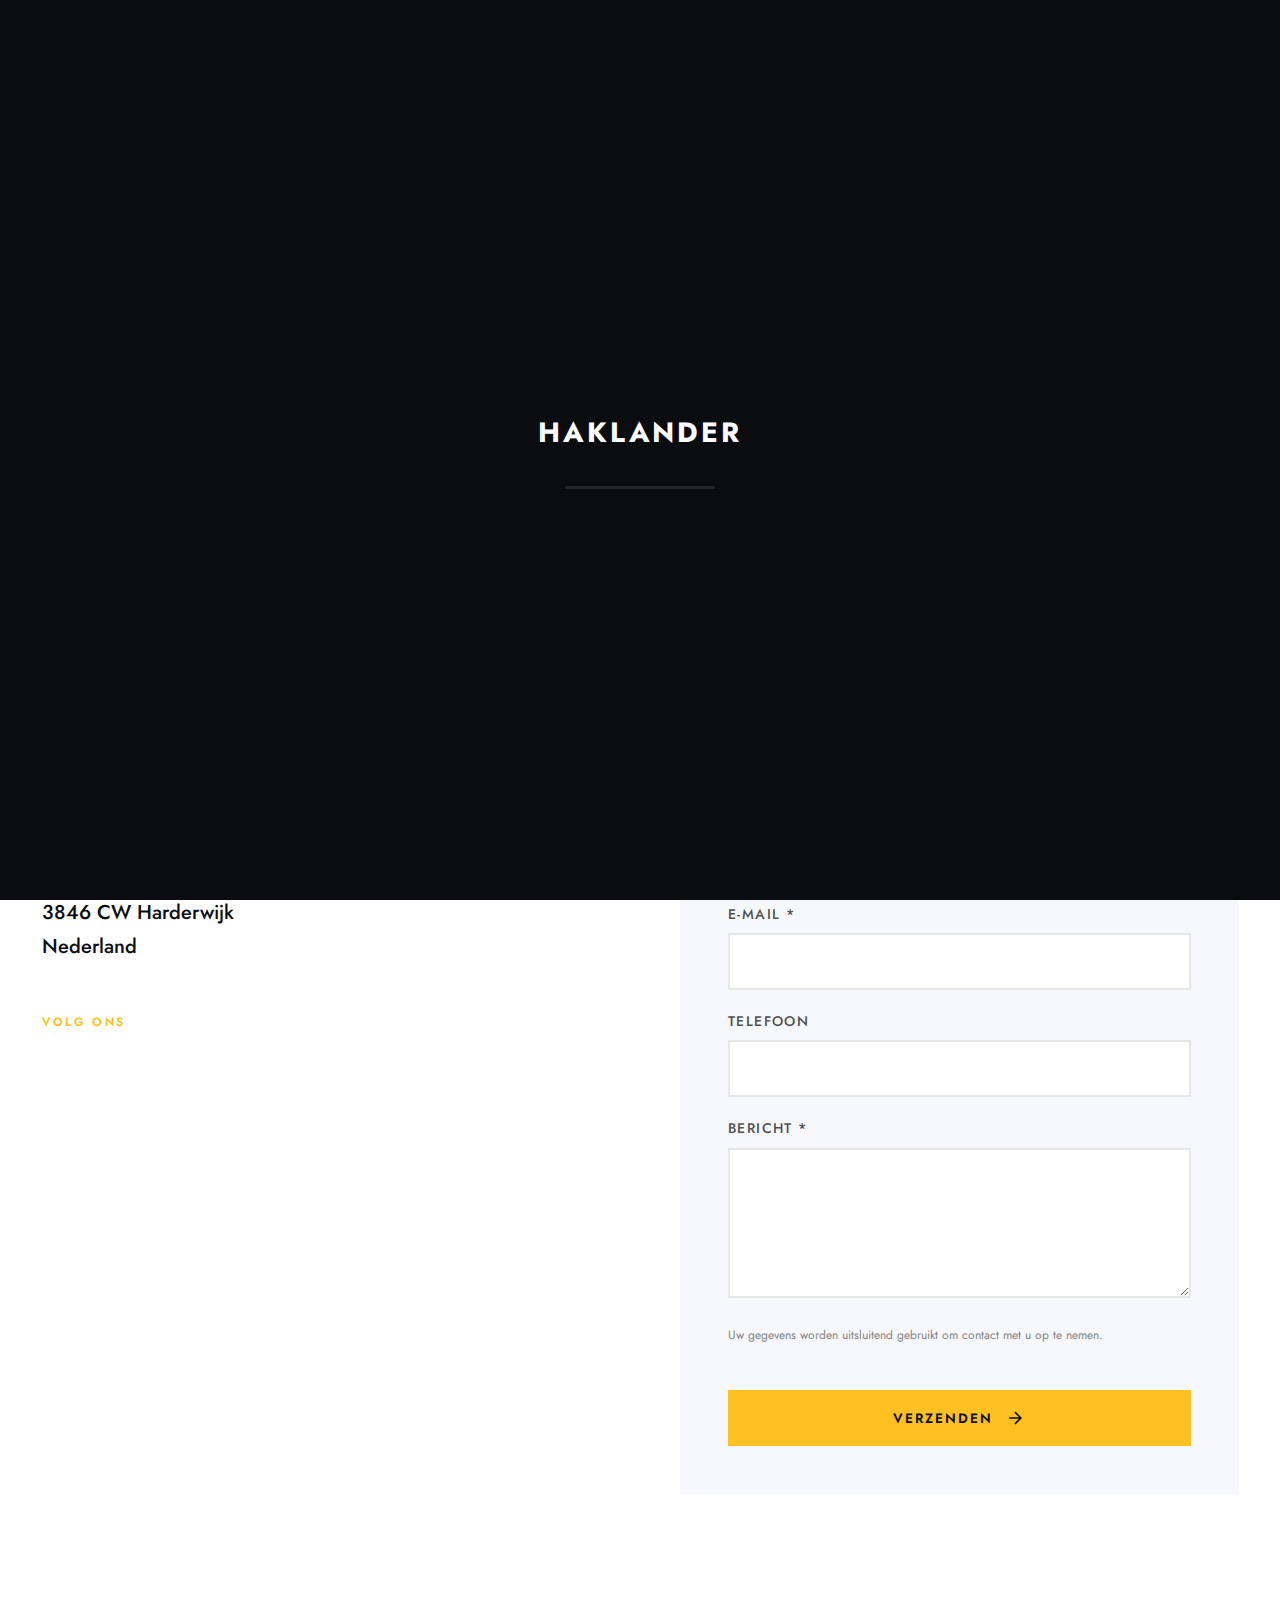
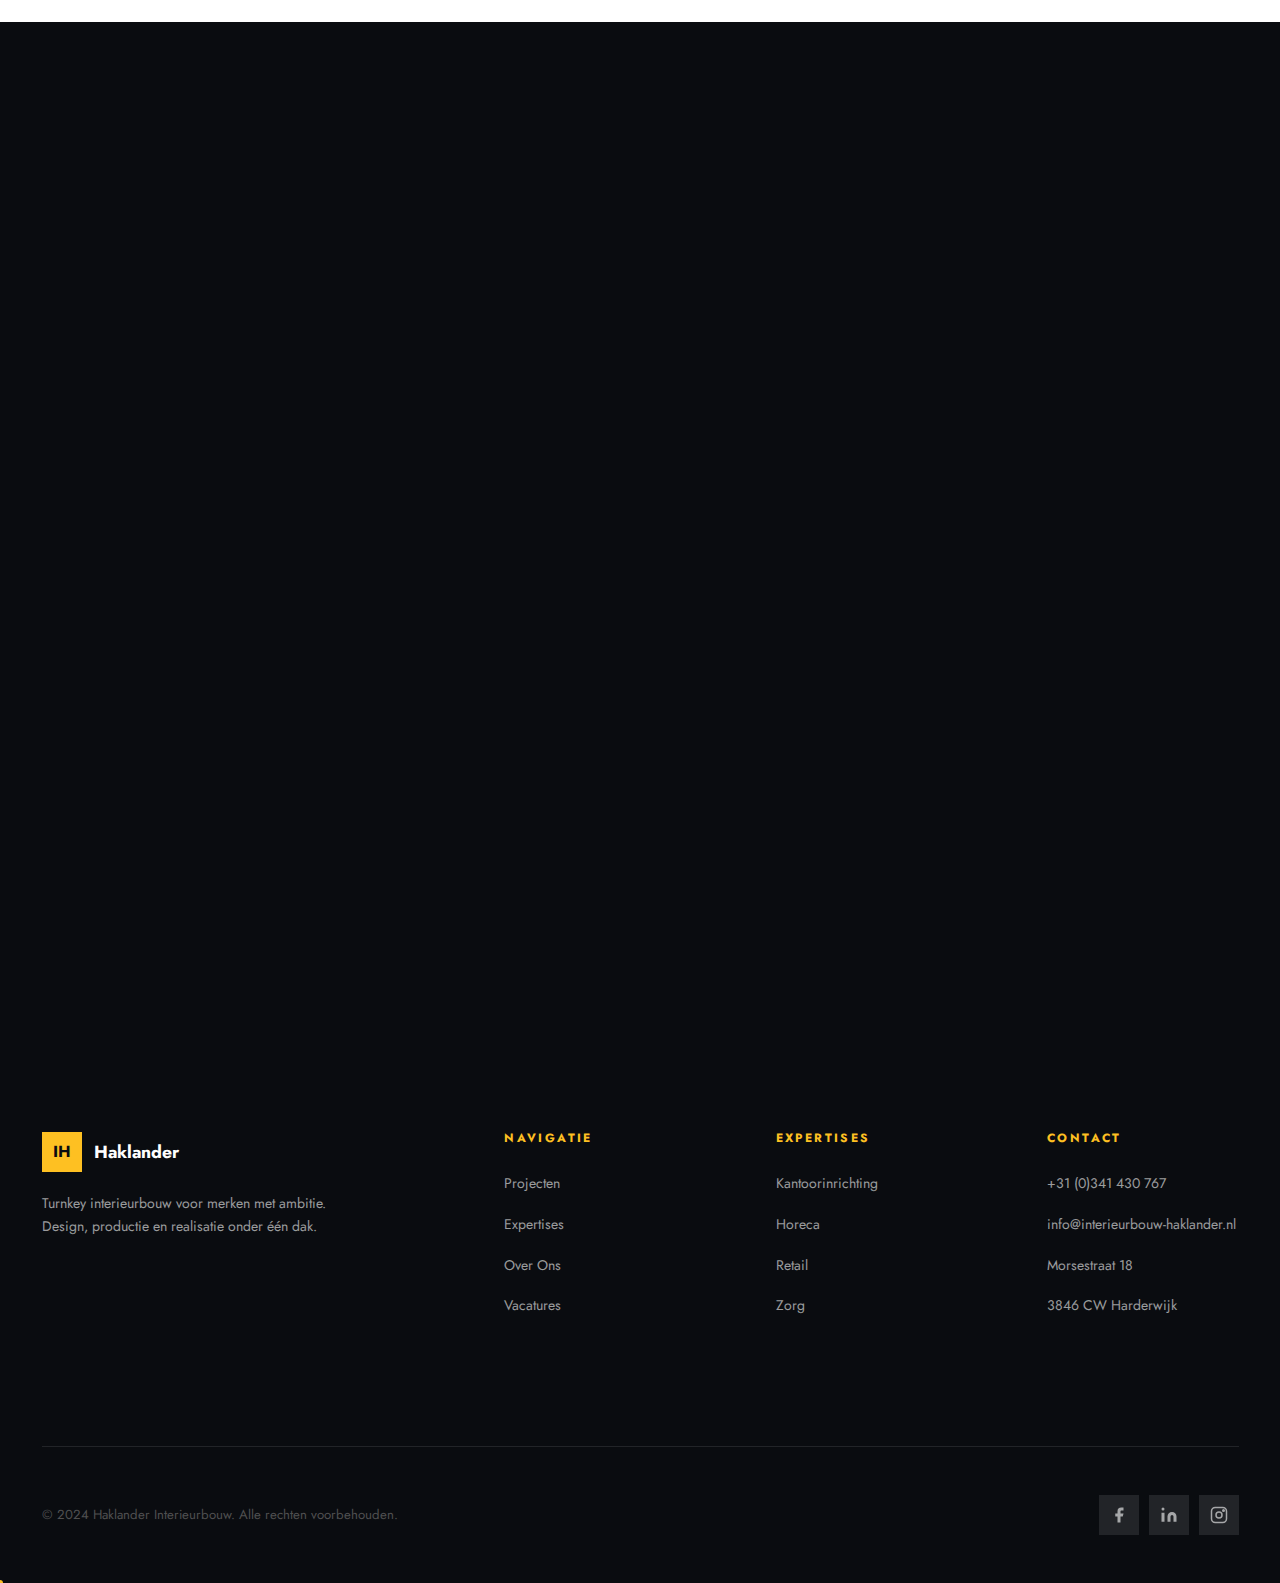
<file: website/contact.html>
<!DOCTYPE html>
<html lang="nl">
<head>
  <meta charset="UTF-8">
  <meta name="viewport" content="width=device-width, initial-scale=1.0">
  <meta name="description" content="Neem contact op met Haklander Interieurbouw. Bel +31 341 430 767 of mail naar info@interieurbouw-haklander.nl">

  <title>Contact | Haklander Interieurbouw</title>

  <!-- Fonts -->
  <link rel="preconnect" href="https://fonts.googleapis.com">
  <link rel="preconnect" href="https://fonts.gstatic.com" crossorigin>
  <link href="https://fonts.googleapis.com/css2?family=Jost:wght@300;400;500;600;700&display=swap" rel="stylesheet">

  <!-- Styles -->
  <link rel="stylesheet" href="css/style.css">

  <!-- Favicon -->
  <link rel="icon" type="image/svg+xml" href="data:image/svg+xml,<svg xmlns='http://www.w3.org/2000/svg' viewBox='0 0 100 100'><text y='.9em' font-size='90'>H</text></svg>">
</head>
<body>
  <!-- Loader -->
  <div class="loader">
    <div class="loader__content">
      <div class="loader__logo">HAKLANDER</div>
      <div class="loader__bar"></div>
    </div>
  </div>

  <!-- Navigation -->
  <nav class="nav nav--dark">
    <div class="container">
      <div class="nav__inner">
        <a href="index.html" class="nav__logo">
          <span class="nav__logo-mark">IH</span>
          <span class="nav__logo-text">
            <span class="nav__logo-name">Haklander</span>
            <span class="nav__logo-tagline">Interieurbouw</span>
          </span>
        </a>

        <ul class="nav__menu">
          <li><a href="projecten.html" class="nav__link">Projecten</a></li>
          <li><a href="expertises.html" class="nav__link">Expertises</a></li>
          <li><a href="over-ons.html" class="nav__link">Over Ons</a></li>
          <li><a href="vacatures.html" class="nav__link">Vacatures</a></li>
          <li><a href="contact.html" class="nav__link">Contact</a></li>
        </ul>

        <button class="nav__toggle" aria-label="Menu">
          <span></span>
          <span></span>
          <span></span>
        </button>
      </div>
    </div>
  </nav>

  <!-- Page Header -->
  <header class="page-header">
    <div class="page-header__bg-text">Contact</div>
    <div class="container">
      <div class="page-header__content">
        <div class="section__label">Contact</div>
        <h1 class="page-header__title">Laten we praten</h1>
        <p class="page-header__description">
          Een goed project begint met een goed gesprek.
        </p>
      </div>
    </div>
  </header>

  <!-- Contact Section -->
  <section class="section">
    <div class="container">
      <div class="contact-grid">

        <!-- Contact Information -->
        <div class="contact-info reveal-left">
          <div class="contact-info__item">
            <p class="contact-info__label">E-mail</p>
            <p class="contact-info__value">
              <a href="mailto:info@interieurbouw-haklander.nl">
                info@interieurbouw-haklander.nl
              </a>
            </p>
          </div>

          <div class="contact-info__item">
            <p class="contact-info__label">Telefoon</p>
            <p class="contact-info__value">
              <a href="tel:+31341430767">
                +31 (0)341 430 767
              </a>
            </p>
          </div>

          <div class="contact-info__item">
            <p class="contact-info__label">Adres</p>
            <p class="contact-info__value">
              Morsestraat 18<br>
              3846 CW Harderwijk<br>
              Nederland
            </p>
          </div>

          <div class="contact-info__item">
            <p class="contact-info__label">Volg Ons</p>
            <div class="footer__social" style="margin-top: var(--space-sm);">
              <a href="https://facebook.com/InterieurbouwHaklander" class="footer__social-link" target="_blank" rel="noopener" aria-label="Facebook">
                <svg width="18" height="18" viewBox="0 0 24 24" fill="currentColor">
                  <path d="M18 2h-3a5 5 0 0 0-5 5v3H7v4h3v8h4v-8h3l1-4h-4V7a1 1 0 0 1 1-1h3z"/>
                </svg>
              </a>
              <a href="https://linkedin.com" class="footer__social-link" target="_blank" rel="noopener" aria-label="LinkedIn">
                <svg width="18" height="18" viewBox="0 0 24 24" fill="currentColor">
                  <path d="M16 8a6 6 0 0 1 6 6v7h-4v-7a2 2 0 0 0-2-2 2 2 0 0 0-2 2v7h-4v-7a6 6 0 0 1 6-6zM2 9h4v12H2zM4 2a2 2 0 1 1 0 4 2 2 0 0 1 0-4z"/>
                </svg>
              </a>
              <a href="https://instagram.com" class="footer__social-link" target="_blank" rel="noopener" aria-label="Instagram">
                <svg width="18" height="18" viewBox="0 0 24 24" fill="none" stroke="currentColor" stroke-width="2">
                  <rect x="2" y="2" width="20" height="20" rx="5"/>
                  <circle cx="12" cy="12" r="4"/>
                  <circle cx="18" cy="6" r="1"/>
                </svg>
              </a>
            </div>
          </div>
        </div>

        <!-- Contact Form -->
        <form class="contact-form reveal-right">
          <h3 style="font-size: var(--fs-h4); margin-bottom: var(--space-md); font-family: var(--font-display);">
            Direct contact
          </h3>

          <div class="form__group">
            <label for="name" class="form__label">Naam *</label>
            <input type="text" id="name" name="name" class="form__input" required>
          </div>

          <div class="form__group">
            <label for="company" class="form__label">Bedrijf</label>
            <input type="text" id="company" name="company" class="form__input">
          </div>

          <div class="form__group">
            <label for="email" class="form__label">E-mail *</label>
            <input type="email" id="email" name="email" class="form__input" required>
          </div>

          <div class="form__group">
            <label for="phone" class="form__label">Telefoon</label>
            <input type="tel" id="phone" name="phone" class="form__input">
          </div>

          <div class="form__group">
            <label for="message" class="form__label">Bericht *</label>
            <textarea id="message" name="message" class="form__textarea" required></textarea>
          </div>

          <p style="font-size: var(--fs-caption); color: var(--color-text-muted); margin-bottom: var(--space-md);">
            Uw gegevens worden uitsluitend gebruikt om contact met u op te nemen.
          </p>

          <button type="submit" class="btn btn--primary form__submit">
            Verzenden
            <svg class="btn__icon" width="20" height="20" viewBox="0 0 24 24" fill="none" stroke="currentColor" stroke-width="2">
              <path d="M5 12h14M12 5l7 7-7 7"/>
            </svg>
          </button>
        </form>

      </div>
    </div>
  </section>

  <!-- Map Section -->
  <section class="section section--dark">
    <div class="container">
      <div class="section__header text-center reveal">
        <div class="section__label">Bezoek</div>
        <h2 class="section__title">Onze werkplaats</h2>
        <p class="section__description" style="margin: 0 auto;">
          Harderwijk. Centraal gelegen, direct aan de A28.
        </p>
      </div>

      <div class="reveal" style="margin-top: var(--space-xl);">
        <img src="images/about/9384-aangepast-1-van-1-1600x1067.jpg" alt="Haklander werkplaats locatie" style="width: 100%; aspect-ratio: 21/9; object-fit: cover; min-height: 400px;">
      </div>
    </div>
  </section>

  <!-- Footer -->
  <footer class="footer">
    <div class="container">
      <div class="footer__grid">
        <div class="footer__brand">
          <div class="footer__logo">
            <span class="footer__logo-mark">IH</span>
            <span class="footer__logo-text">Haklander</span>
          </div>
          <p class="footer__description">
            Turnkey interieurbouw voor merken met ambitie.
            Design, productie en realisatie onder één dak.
          </p>
        </div>

        <div class="footer__column">
          <h4 class="footer__title">Navigatie</h4>
          <ul class="footer__links">
            <li><a href="projecten.html" class="footer__link">Projecten</a></li>
            <li><a href="expertises.html" class="footer__link">Expertises</a></li>
            <li><a href="over-ons.html" class="footer__link">Over Ons</a></li>
            <li><a href="vacatures.html" class="footer__link">Vacatures</a></li>
          </ul>
        </div>

        <div class="footer__column">
          <h4 class="footer__title">Expertises</h4>
          <ul class="footer__links">
            <li><a href="expertises.html" class="footer__link">Kantoorinrichting</a></li>
            <li><a href="expertises.html" class="footer__link">Horeca</a></li>
            <li><a href="expertises.html" class="footer__link">Retail</a></li>
            <li><a href="expertises.html" class="footer__link">Zorg</a></li>
          </ul>
        </div>

        <div class="footer__column">
          <h4 class="footer__title">Contact</h4>
          <ul class="footer__links">
            <li><a href="tel:+31341430767" class="footer__link">+31 (0)341 430 767</a></li>
            <li><a href="mailto:info@interieurbouw-haklander.nl" class="footer__link">info@interieurbouw-haklander.nl</a></li>
            <li><span class="footer__link">Morsestraat 18</span></li>
            <li><span class="footer__link">3846 CW Harderwijk</span></li>
          </ul>
        </div>
      </div>

      <div class="footer__bottom">
        <p>&copy; 2024 Haklander Interieurbouw. Alle rechten voorbehouden.</p>

        <div class="footer__social">
          <a href="https://facebook.com/InterieurbouwHaklander" class="footer__social-link" target="_blank" rel="noopener" aria-label="Facebook">
            <svg width="18" height="18" viewBox="0 0 24 24" fill="currentColor">
              <path d="M18 2h-3a5 5 0 0 0-5 5v3H7v4h3v8h4v-8h3l1-4h-4V7a1 1 0 0 1 1-1h3z"/>
            </svg>
          </a>
          <a href="https://linkedin.com" class="footer__social-link" target="_blank" rel="noopener" aria-label="LinkedIn">
            <svg width="18" height="18" viewBox="0 0 24 24" fill="currentColor">
              <path d="M16 8a6 6 0 0 1 6 6v7h-4v-7a2 2 0 0 0-2-2 2 2 0 0 0-2 2v7h-4v-7a6 6 0 0 1 6-6zM2 9h4v12H2zM4 2a2 2 0 1 1 0 4 2 2 0 0 1 0-4z"/>
            </svg>
          </a>
          <a href="https://instagram.com" class="footer__social-link" target="_blank" rel="noopener" aria-label="Instagram">
            <svg width="18" height="18" viewBox="0 0 24 24" fill="none" stroke="currentColor" stroke-width="2">
              <rect x="2" y="2" width="20" height="20" rx="5"/>
              <circle cx="12" cy="12" r="4"/>
              <circle cx="18" cy="6" r="1"/>
            </svg>
          </a>
        </div>
      </div>
    </div>
  </footer>

  <script src="js/main.js"></script>
</body>
</html>
</file>
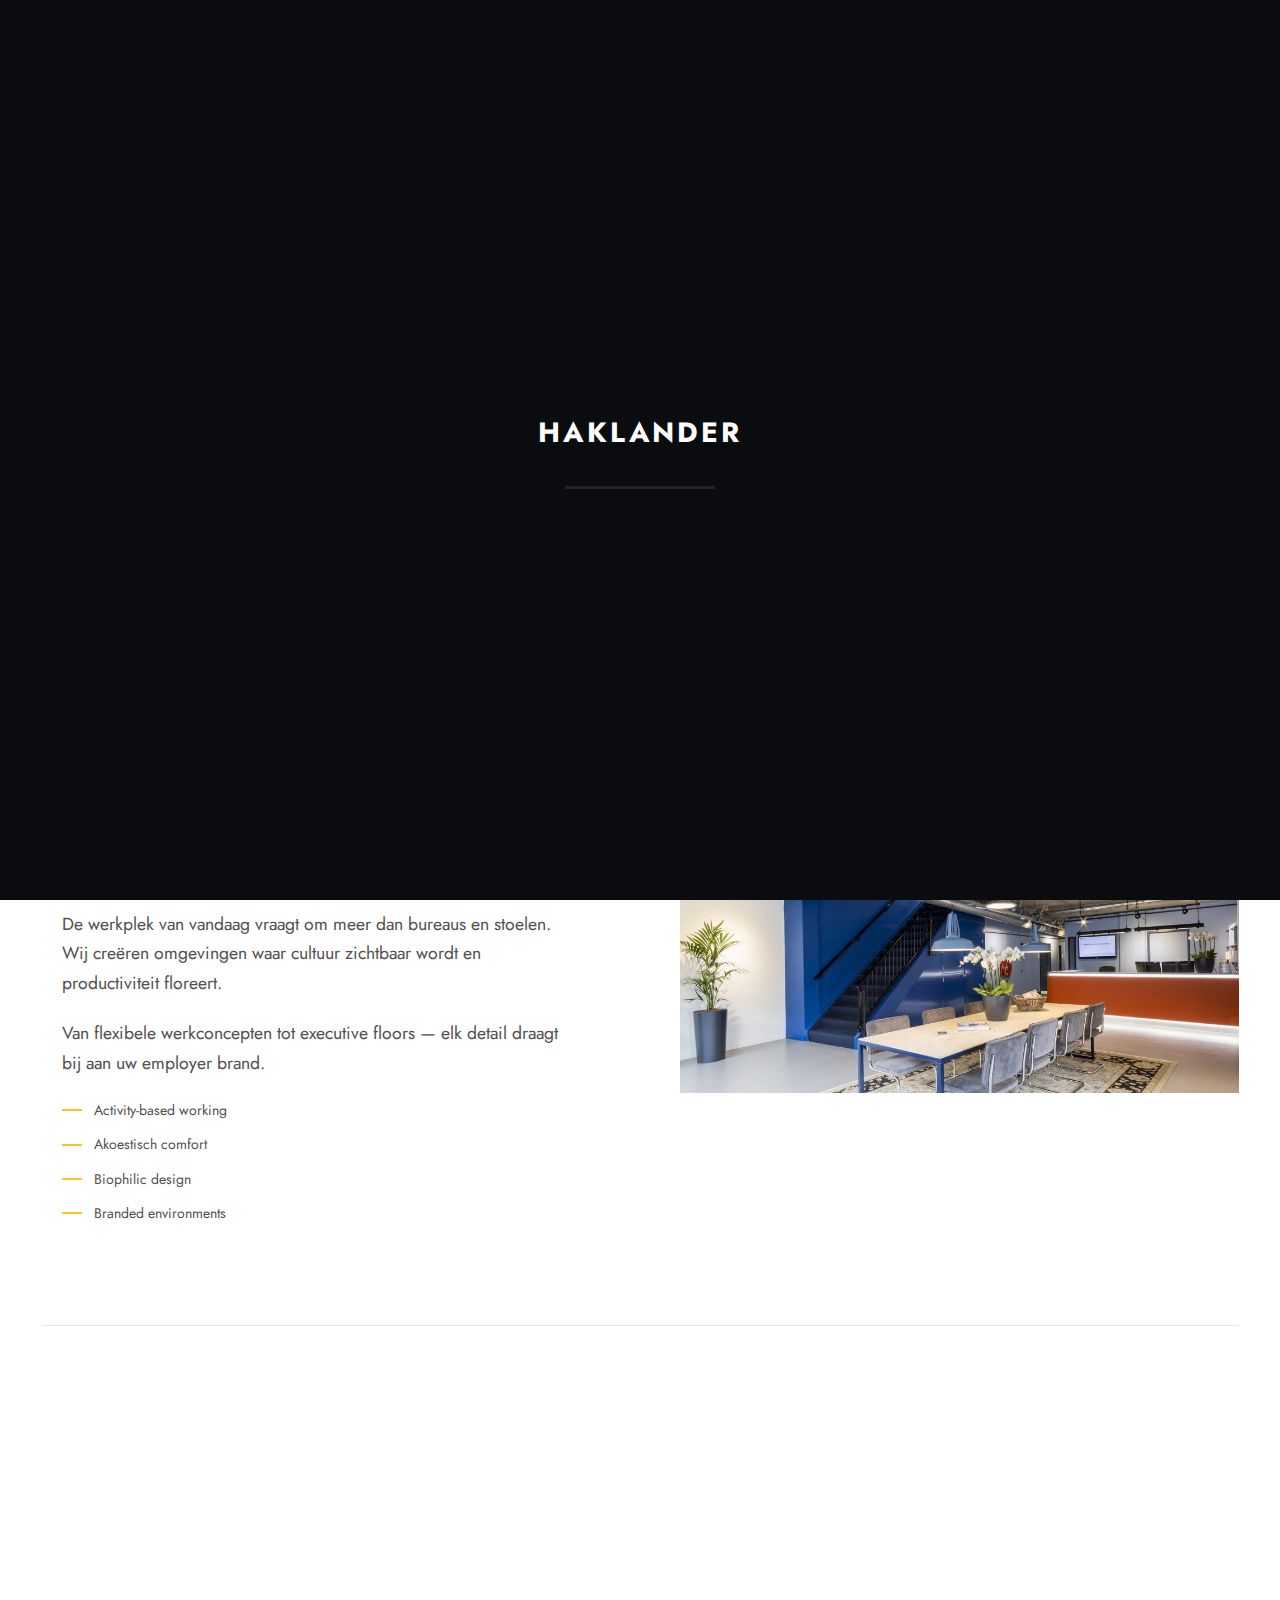
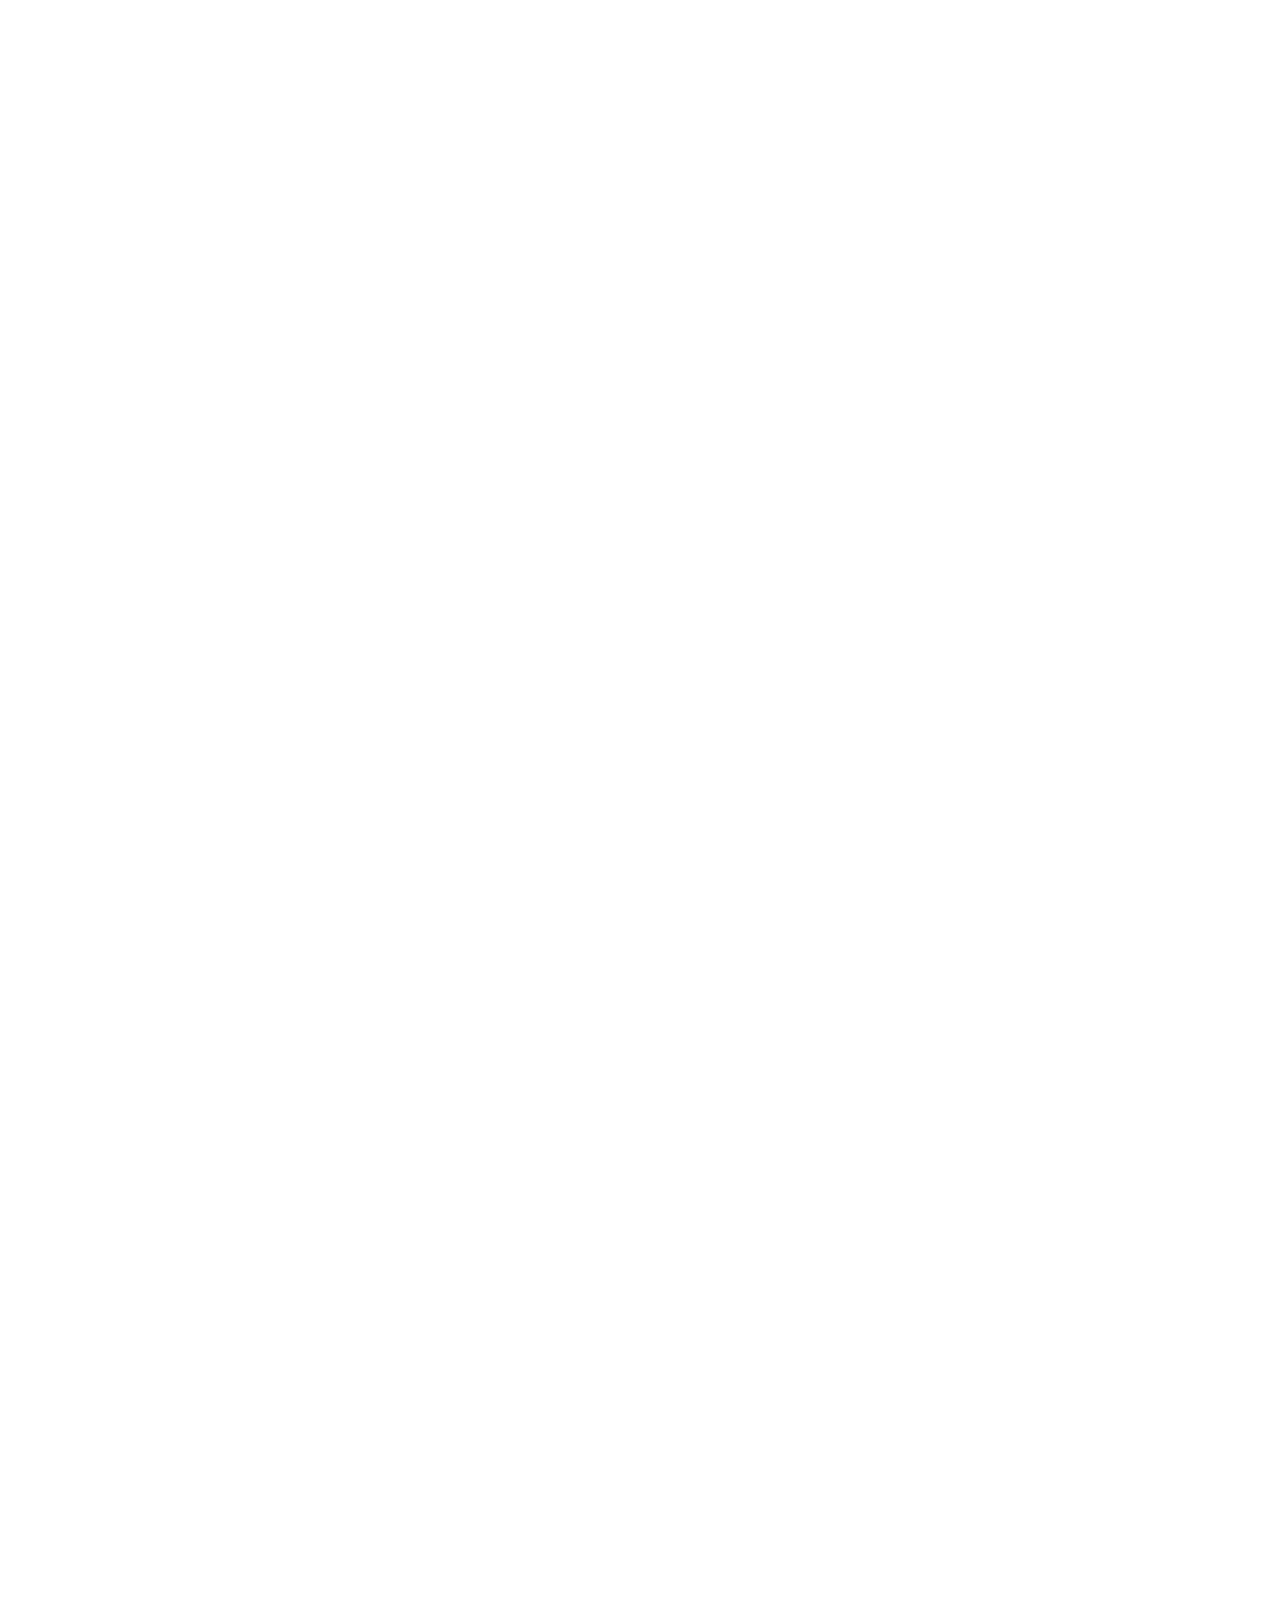
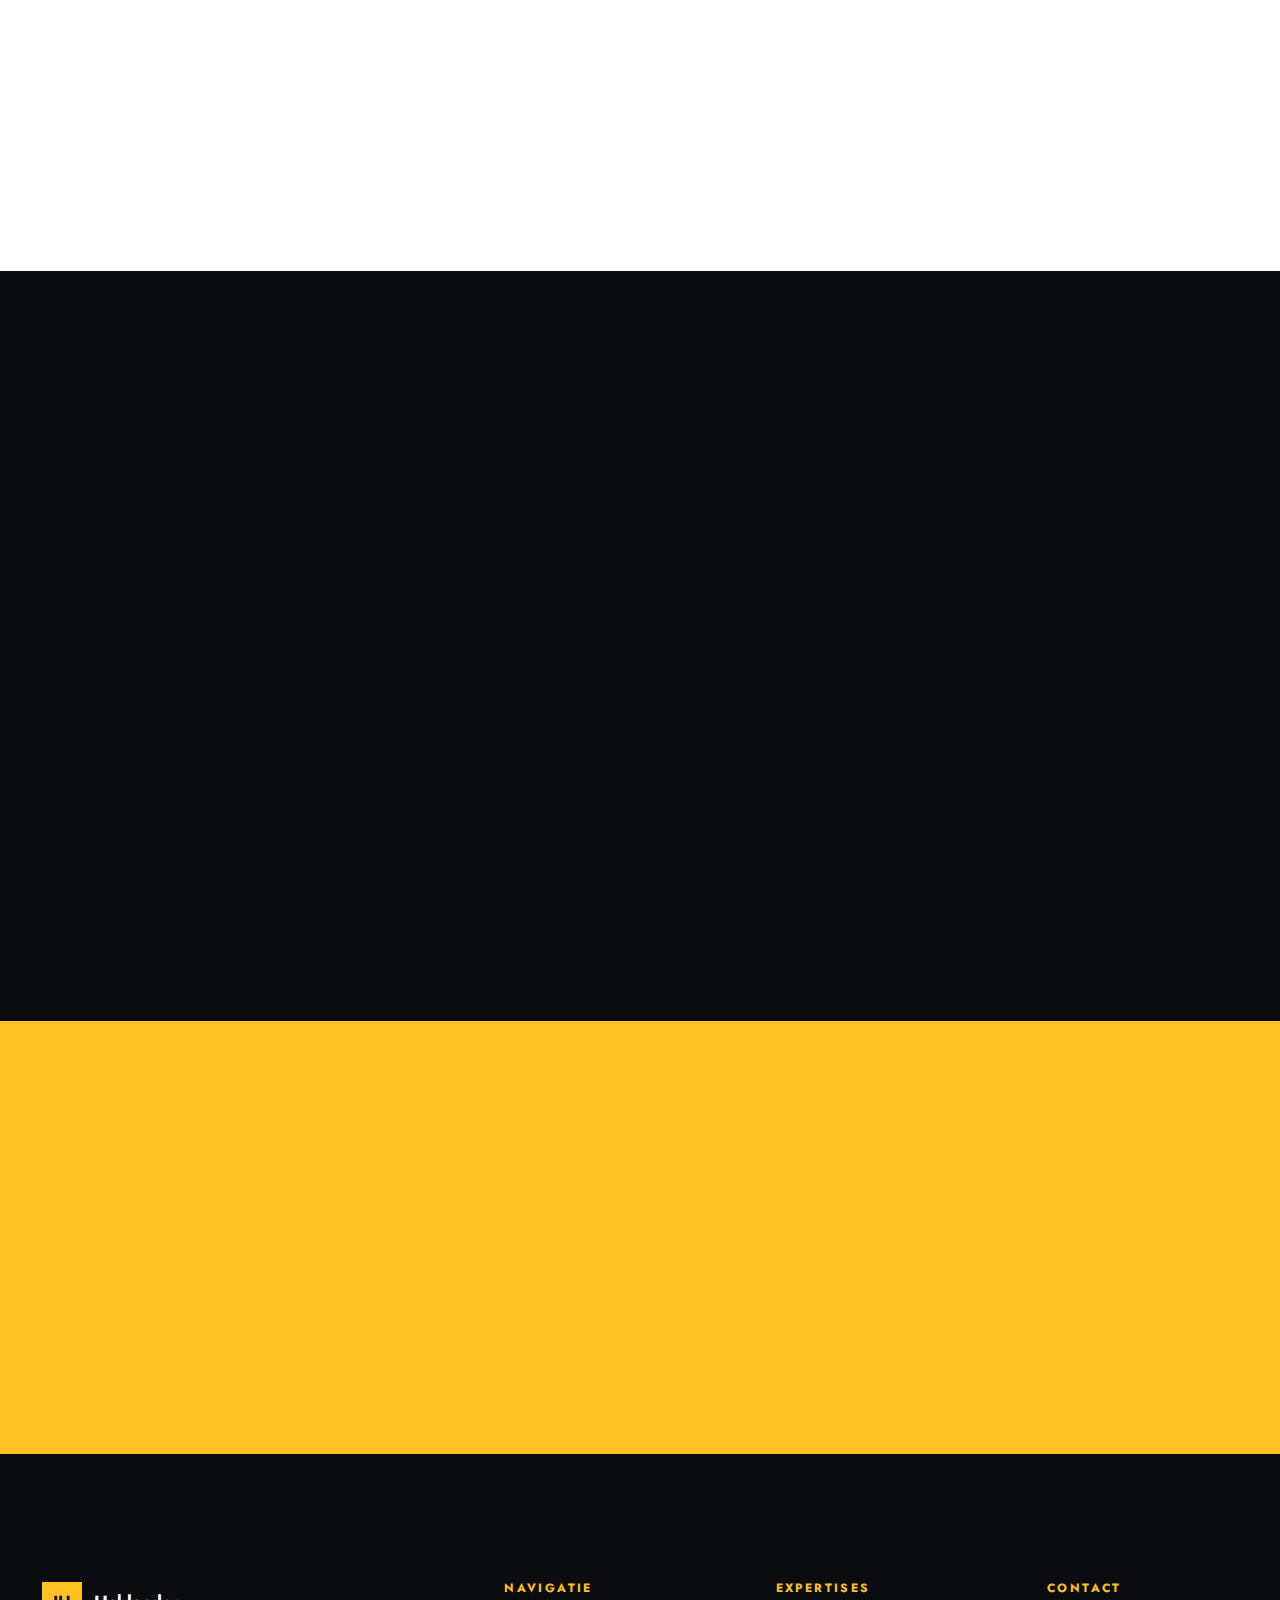
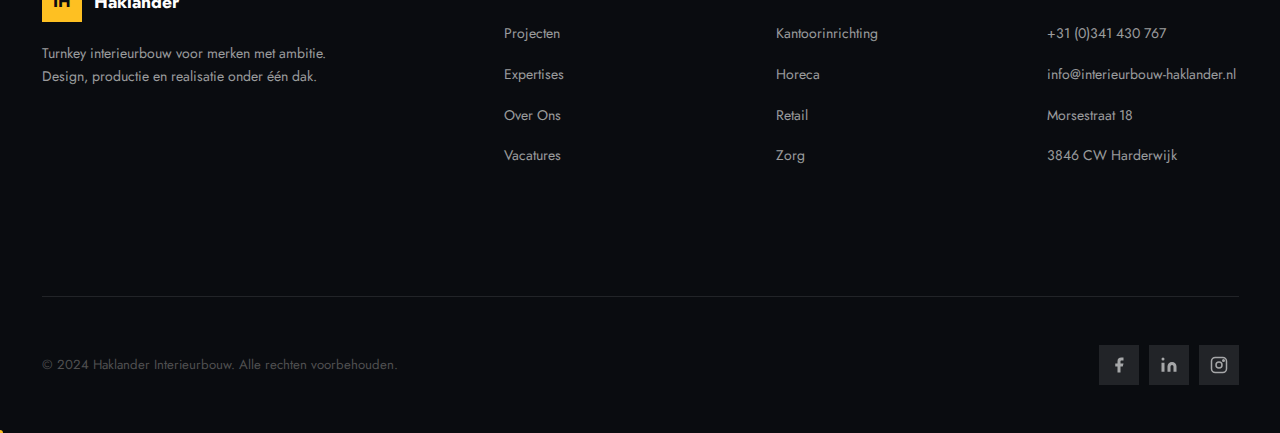
<file: website/expertises.html>
<!DOCTYPE html>
<html lang="nl">
<head>
  <meta charset="UTF-8">
  <meta name="viewport" content="width=device-width, initial-scale=1.0">
  <meta name="description" content="Onze expertises - Kantoorinrichting, Horeca, Retail en Zorg. Haklander Interieurbouw is specialist in turnkey interieurbouwprojecten.">

  <title>Expertises | Haklander Interieurbouw</title>

  <!-- Fonts -->
  <link rel="preconnect" href="https://fonts.googleapis.com">
  <link rel="preconnect" href="https://fonts.gstatic.com" crossorigin>
  <link href="https://fonts.googleapis.com/css2?family=Jost:wght@300;400;500;600;700&display=swap" rel="stylesheet">

  <!-- Styles -->
  <link rel="stylesheet" href="css/style.css">

  <!-- Favicon -->
  <link rel="icon" type="image/svg+xml" href="data:image/svg+xml,<svg xmlns='http://www.w3.org/2000/svg' viewBox='0 0 100 100'><text y='.9em' font-size='90'>H</text></svg>">
</head>
<body>
  <!-- Loader -->
  <div class="loader">
    <div class="loader__content">
      <div class="loader__logo">HAKLANDER</div>
      <div class="loader__bar"></div>
    </div>
  </div>

  <!-- Navigation -->
  <nav class="nav nav--dark">
    <div class="container">
      <div class="nav__inner">
        <a href="index.html" class="nav__logo">
          <span class="nav__logo-mark">IH</span>
          <span class="nav__logo-text">
            <span class="nav__logo-name">Haklander</span>
            <span class="nav__logo-tagline">Interieurbouw</span>
          </span>
        </a>

        <ul class="nav__menu">
          <li><a href="projecten.html" class="nav__link">Projecten</a></li>
          <li><a href="expertises.html" class="nav__link">Expertises</a></li>
          <li><a href="over-ons.html" class="nav__link">Over Ons</a></li>
          <li><a href="vacatures.html" class="nav__link">Vacatures</a></li>
          <li><a href="contact.html" class="nav__link">Contact</a></li>
        </ul>

        <button class="nav__toggle" aria-label="Menu">
          <span></span>
          <span></span>
          <span></span>
        </button>
      </div>
    </div>
  </nav>

  <!-- Page Header -->
  <header class="page-header">
    <div class="page-header__bg-text">Expertises</div>
    <div class="container">
      <div class="page-header__content">
        <div class="section__label">Wat we doen</div>
        <h1 class="page-header__title">Expertises</h1>
        <p class="page-header__description">
          Diepgaande sectorkennis, vertaald naar interieurs die presteren.
          Elk project is een nieuwe kans om te excelleren.
        </p>
      </div>
    </div>
  </header>

  <!-- Expertise Details -->
  <section class="section">
    <div class="container">

      <!-- Expertise 1: Kantoorinrichting -->
      <div class="expertise-detail reveal">
        <div class="expertise-detail__content">
          <span class="expertise-detail__number">01</span>
          <h2 class="expertise-detail__title">Kantoor</h2>
          <p class="expertise-detail__description">
            De werkplek van vandaag vraagt om meer dan bureaus en stoelen.
            Wij creëren omgevingen waar cultuur zichtbaar wordt en productiviteit floreert.
          </p>
          <p class="expertise-detail__description">
            Van flexibele werkconcepten tot executive floors — elk detail
            draagt bij aan uw employer brand.
          </p>
          <ul class="expertise-detail__features">
            <li class="expertise-detail__feature">Activity-based working</li>
            <li class="expertise-detail__feature">Akoestisch comfort</li>
            <li class="expertise-detail__feature">Biophilic design</li>
            <li class="expertise-detail__feature">Branded environments</li>
          </ul>
        </div>
        <div class="expertise-detail__image">
          <img src="images/expertises/6414-TV-Receptie-2-1000x428.jpg" alt="Kantoorinrichting" style="width: 100%; height: 100%; object-fit: cover;">
        </div>
      </div>

      <!-- Expertise 2: Horeca -->
      <div class="expertise-detail reveal">
        <div class="expertise-detail__content">
          <span class="expertise-detail__number">02</span>
          <h2 class="expertise-detail__title">Horeca</h2>
          <p class="expertise-detail__description">
            In hospitality draait alles om beleving. Wij ontwerpen ruimtes
            waar gasten zich welkom voelen nog voor ze gaan zitten.
          </p>
          <p class="expertise-detail__description">
            Van intieme restaurants tot grootschalige hotels —
            elk interieur vertelt het verhaal van uw merk.
          </p>
          <ul class="expertise-detail__features">
            <li class="expertise-detail__feature">Concept development</li>
            <li class="expertise-detail__feature">Custom furniture</li>
            <li class="expertise-detail__feature">Bar & front desk</li>
            <li class="expertise-detail__feature">Guest room design</li>
          </ul>
        </div>
        <div class="expertise-detail__image">
          <img src="images/expertises/SV10187-1000x428.jpg" alt="Horeca interieur" style="width: 100%; height: 100%; object-fit: cover;">
        </div>
      </div>

      <!-- Expertise 3: Retail -->
      <div class="expertise-detail reveal">
        <div class="expertise-detail__content">
          <span class="expertise-detail__number">03</span>
          <h2 class="expertise-detail__title">Retail</h2>
          <p class="expertise-detail__description">
            Retail is theater. Wij creëren podia waar producten schitteren
            en merkbeleving tastbaar wordt.
          </p>
          <p class="expertise-detail__description">
            Van flagship stores tot pop-ups — interieurs die conversie
            stimuleren en klanten terug laten komen.
          </p>
          <ul class="expertise-detail__features">
            <li class="expertise-detail__feature">Visual merchandising</li>
            <li class="expertise-detail__feature">Customer journey design</li>
            <li class="expertise-detail__feature">Modular systems</li>
            <li class="expertise-detail__feature">Brand activation</li>
          </ul>
        </div>
        <div class="expertise-detail__image">
          <img src="images/expertises/2013-07-11-16.52.41-1000x428.jpg" alt="Retail interieur" style="width: 100%; height: 100%; object-fit: cover;">
        </div>
      </div>

      <!-- Expertise 4: Zorg -->
      <div class="expertise-detail reveal">
        <div class="expertise-detail__content">
          <span class="expertise-detail__number">04</span>
          <h2 class="expertise-detail__title">Zorg</h2>
          <p class="expertise-detail__description">
            Healing begint bij de omgeving. Wij ontwerpen zorgruimtes waar
            functionaliteit en menselijkheid hand in hand gaan.
          </p>
          <p class="expertise-detail__description">
            Van klinieken tot woonzorgcentra — interieurs die bijdragen
            aan herstel en welzijn.
          </p>
          <ul class="expertise-detail__features">
            <li class="expertise-detail__feature">Evidence-based design</li>
            <li class="expertise-detail__feature">Infection control</li>
            <li class="expertise-detail__feature">Wayfinding</li>
            <li class="expertise-detail__feature">Healing environments</li>
          </ul>
        </div>
        <div class="expertise-detail__image">
          <img src="images/expertises/QV1C0046-bewerkt-1000x428.jpg" alt="Zorg interieur" style="width: 100%; height: 100%; object-fit: cover;">
        </div>
      </div>

    </div>
  </section>

  <!-- Process Section -->
  <section class="section section--dark">
    <div class="container">
      <div class="section__header text-center reveal">
        <div class="section__label">Proces</div>
        <h2 class="section__title">Onze aanpak</h2>
        <p class="section__description" style="margin: 0 auto;">
          Van concept tot sleutelklare oplevering.
          Eén partner, één verantwoordelijkheid, één kwaliteitsstandaard.
        </p>
      </div>

      <div class="expertise-grid" style="margin-top: var(--space-xl);">
        <div class="expertise-card reveal delay-1">
          <span class="expertise-detail__number" style="font-size: var(--fs-h3);">01</span>
          <h3 class="expertise-card__title">Discover</h3>
          <p class="expertise-card__description">
            We duiken diep in uw merk, doelen en gebruikers.
            Grondig begrip vormt de basis voor elk ontwerp.
          </p>
        </div>

        <div class="expertise-card reveal delay-2">
          <span class="expertise-detail__number" style="font-size: var(--fs-h3);">02</span>
          <h3 class="expertise-card__title">Design</h3>
          <p class="expertise-card__description">
            Van concept tot gedetailleerd ontwerp.
            3D visualisaties maken uw toekomstige ruimte tastbaar.
          </p>
        </div>

        <div class="expertise-card reveal delay-3">
          <span class="expertise-detail__number" style="font-size: var(--fs-h3);">03</span>
          <h3 class="expertise-card__title">Build</h3>
          <p class="expertise-card__description">
            Precisieproductie in onze eigen werkplaats.
            CNC-technologie garandeert perfecte uitvoering.
          </p>
        </div>

        <div class="expertise-card reveal delay-4">
          <span class="expertise-detail__number" style="font-size: var(--fs-h3);">04</span>
          <h3 class="expertise-card__title">Deliver</h3>
          <p class="expertise-card__description">
            Eigen monteurs, volledige controle.
            Sleutelklare oplevering zonder compromissen.
          </p>
        </div>
      </div>
    </div>
  </section>

  <!-- CTA Section -->
  <section class="cta-section">
    <div class="container">
      <h2 class="cta-section__title reveal">Klaar om te beginnen?</h2>
      <p class="cta-section__description reveal delay-1">
        Vertel ons over uw project. Wij luisteren.
      </p>
      <a href="contact.html" class="btn btn--primary reveal delay-2">
        Plan een gesprek
        <svg class="btn__icon" width="20" height="20" viewBox="0 0 24 24" fill="none" stroke="currentColor" stroke-width="2">
          <path d="M5 12h14M12 5l7 7-7 7"/>
        </svg>
      </a>
    </div>
  </section>

  <!-- Footer -->
  <footer class="footer">
    <div class="container">
      <div class="footer__grid">
        <div class="footer__brand">
          <div class="footer__logo">
            <span class="footer__logo-mark">IH</span>
            <span class="footer__logo-text">Haklander</span>
          </div>
          <p class="footer__description">
            Turnkey interieurbouw voor merken met ambitie.
            Design, productie en realisatie onder één dak.
          </p>
        </div>

        <div class="footer__column">
          <h4 class="footer__title">Navigatie</h4>
          <ul class="footer__links">
            <li><a href="projecten.html" class="footer__link">Projecten</a></li>
            <li><a href="expertises.html" class="footer__link">Expertises</a></li>
            <li><a href="over-ons.html" class="footer__link">Over Ons</a></li>
            <li><a href="vacatures.html" class="footer__link">Vacatures</a></li>
          </ul>
        </div>

        <div class="footer__column">
          <h4 class="footer__title">Expertises</h4>
          <ul class="footer__links">
            <li><a href="expertises.html" class="footer__link">Kantoorinrichting</a></li>
            <li><a href="expertises.html" class="footer__link">Horeca</a></li>
            <li><a href="expertises.html" class="footer__link">Retail</a></li>
            <li><a href="expertises.html" class="footer__link">Zorg</a></li>
          </ul>
        </div>

        <div class="footer__column">
          <h4 class="footer__title">Contact</h4>
          <ul class="footer__links">
            <li><a href="tel:+31341430767" class="footer__link">+31 (0)341 430 767</a></li>
            <li><a href="mailto:info@interieurbouw-haklander.nl" class="footer__link">info@interieurbouw-haklander.nl</a></li>
            <li><span class="footer__link">Morsestraat 18</span></li>
            <li><span class="footer__link">3846 CW Harderwijk</span></li>
          </ul>
        </div>
      </div>

      <div class="footer__bottom">
        <p>&copy; 2024 Haklander Interieurbouw. Alle rechten voorbehouden.</p>

        <div class="footer__social">
          <a href="https://facebook.com/InterieurbouwHaklander" class="footer__social-link" target="_blank" rel="noopener" aria-label="Facebook">
            <svg width="18" height="18" viewBox="0 0 24 24" fill="currentColor">
              <path d="M18 2h-3a5 5 0 0 0-5 5v3H7v4h3v8h4v-8h3l1-4h-4V7a1 1 0 0 1 1-1h3z"/>
            </svg>
          </a>
          <a href="https://linkedin.com" class="footer__social-link" target="_blank" rel="noopener" aria-label="LinkedIn">
            <svg width="18" height="18" viewBox="0 0 24 24" fill="currentColor">
              <path d="M16 8a6 6 0 0 1 6 6v7h-4v-7a2 2 0 0 0-2-2 2 2 0 0 0-2 2v7h-4v-7a6 6 0 0 1 6-6zM2 9h4v12H2zM4 2a2 2 0 1 1 0 4 2 2 0 0 1 0-4z"/>
            </svg>
          </a>
          <a href="https://instagram.com" class="footer__social-link" target="_blank" rel="noopener" aria-label="Instagram">
            <svg width="18" height="18" viewBox="0 0 24 24" fill="none" stroke="currentColor" stroke-width="2">
              <rect x="2" y="2" width="20" height="20" rx="5"/>
              <circle cx="12" cy="12" r="4"/>
              <circle cx="18" cy="6" r="1"/>
            </svg>
          </a>
        </div>
      </div>
    </div>
  </footer>

  <script src="js/main.js"></script>
</body>
</html>
</file>
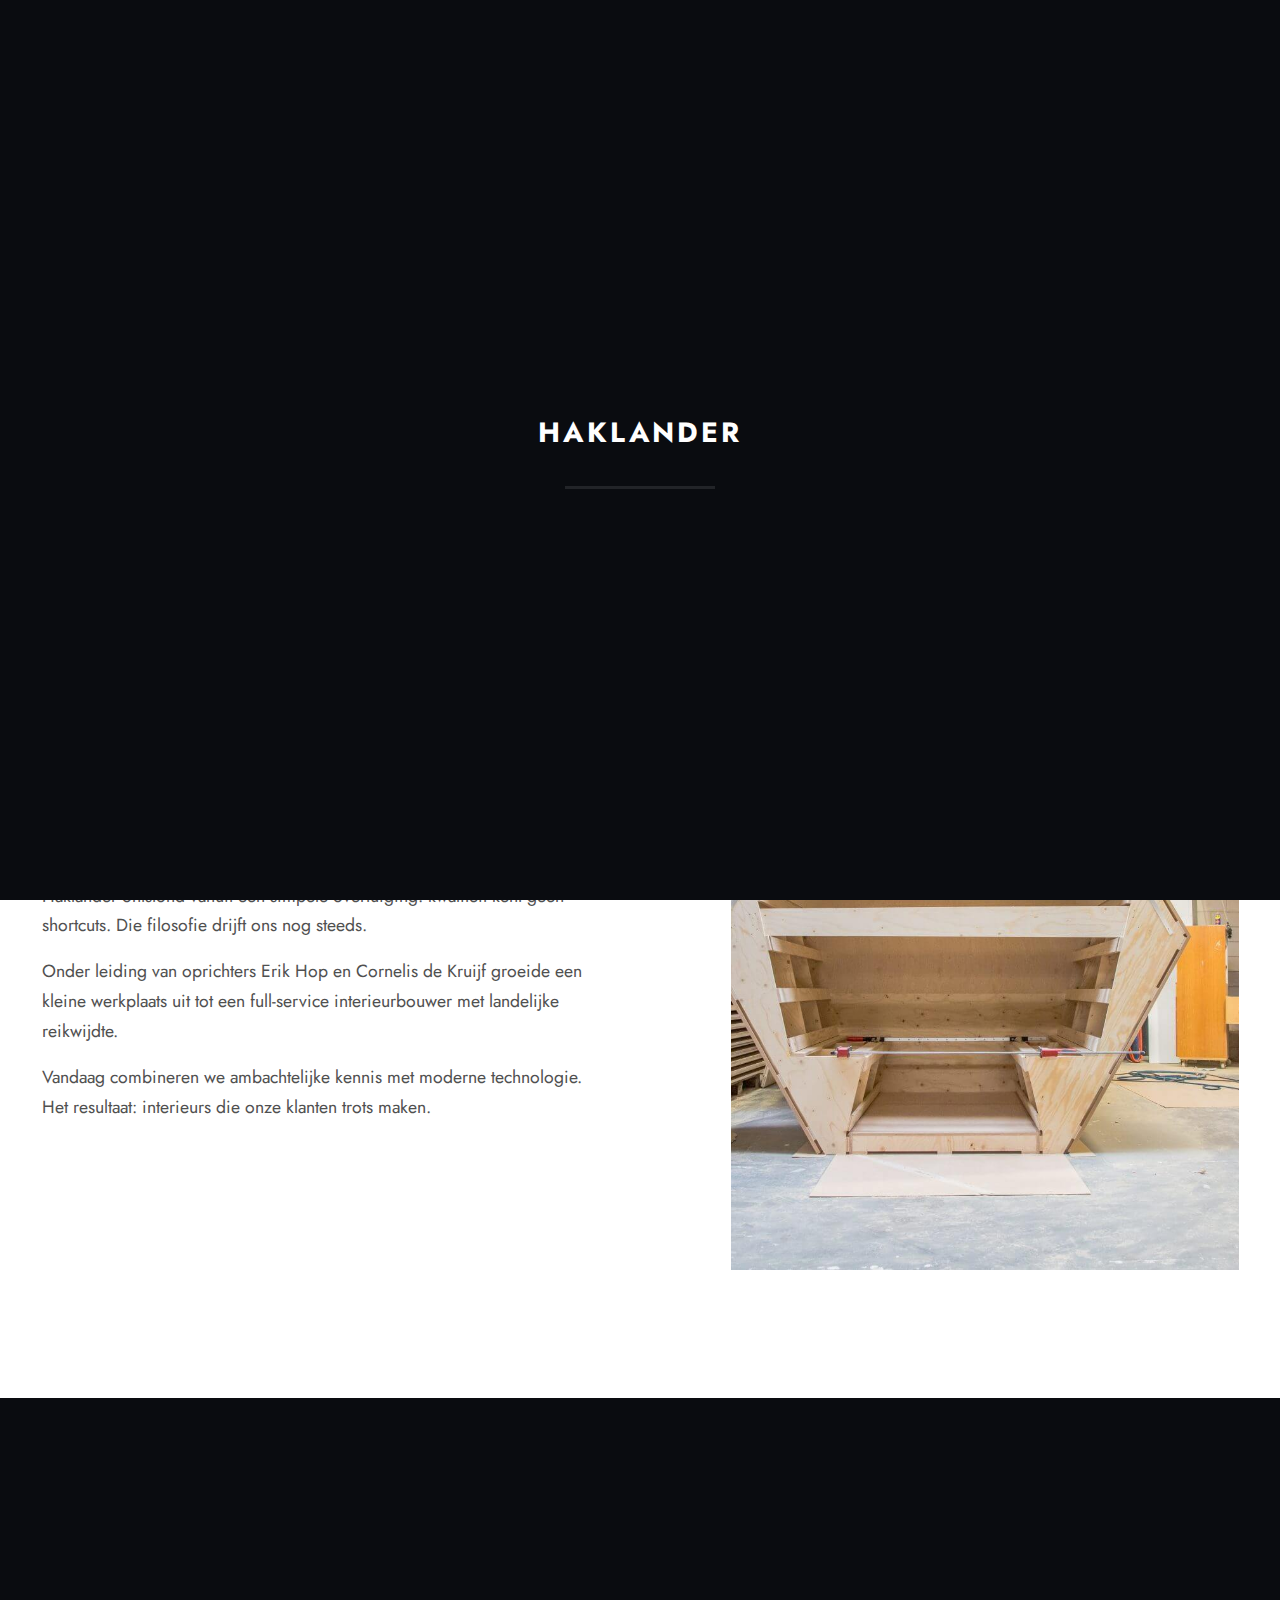
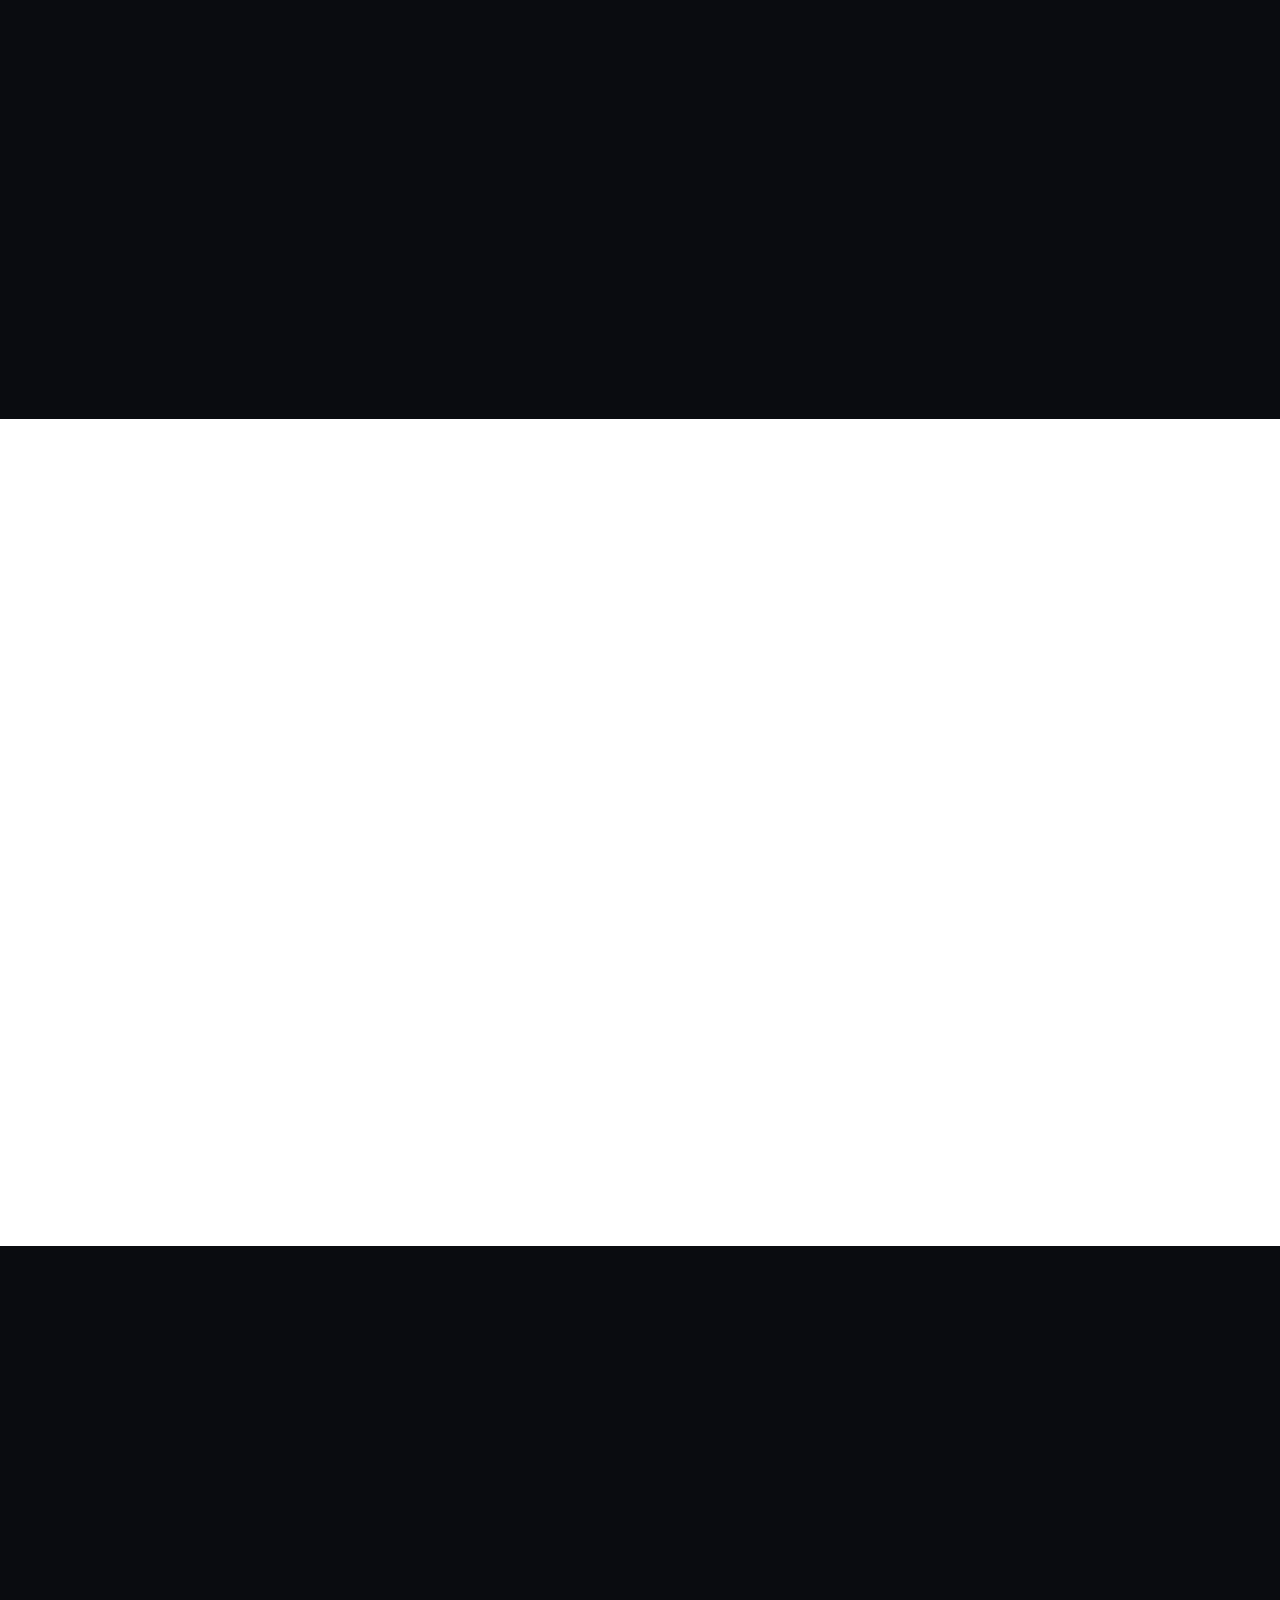
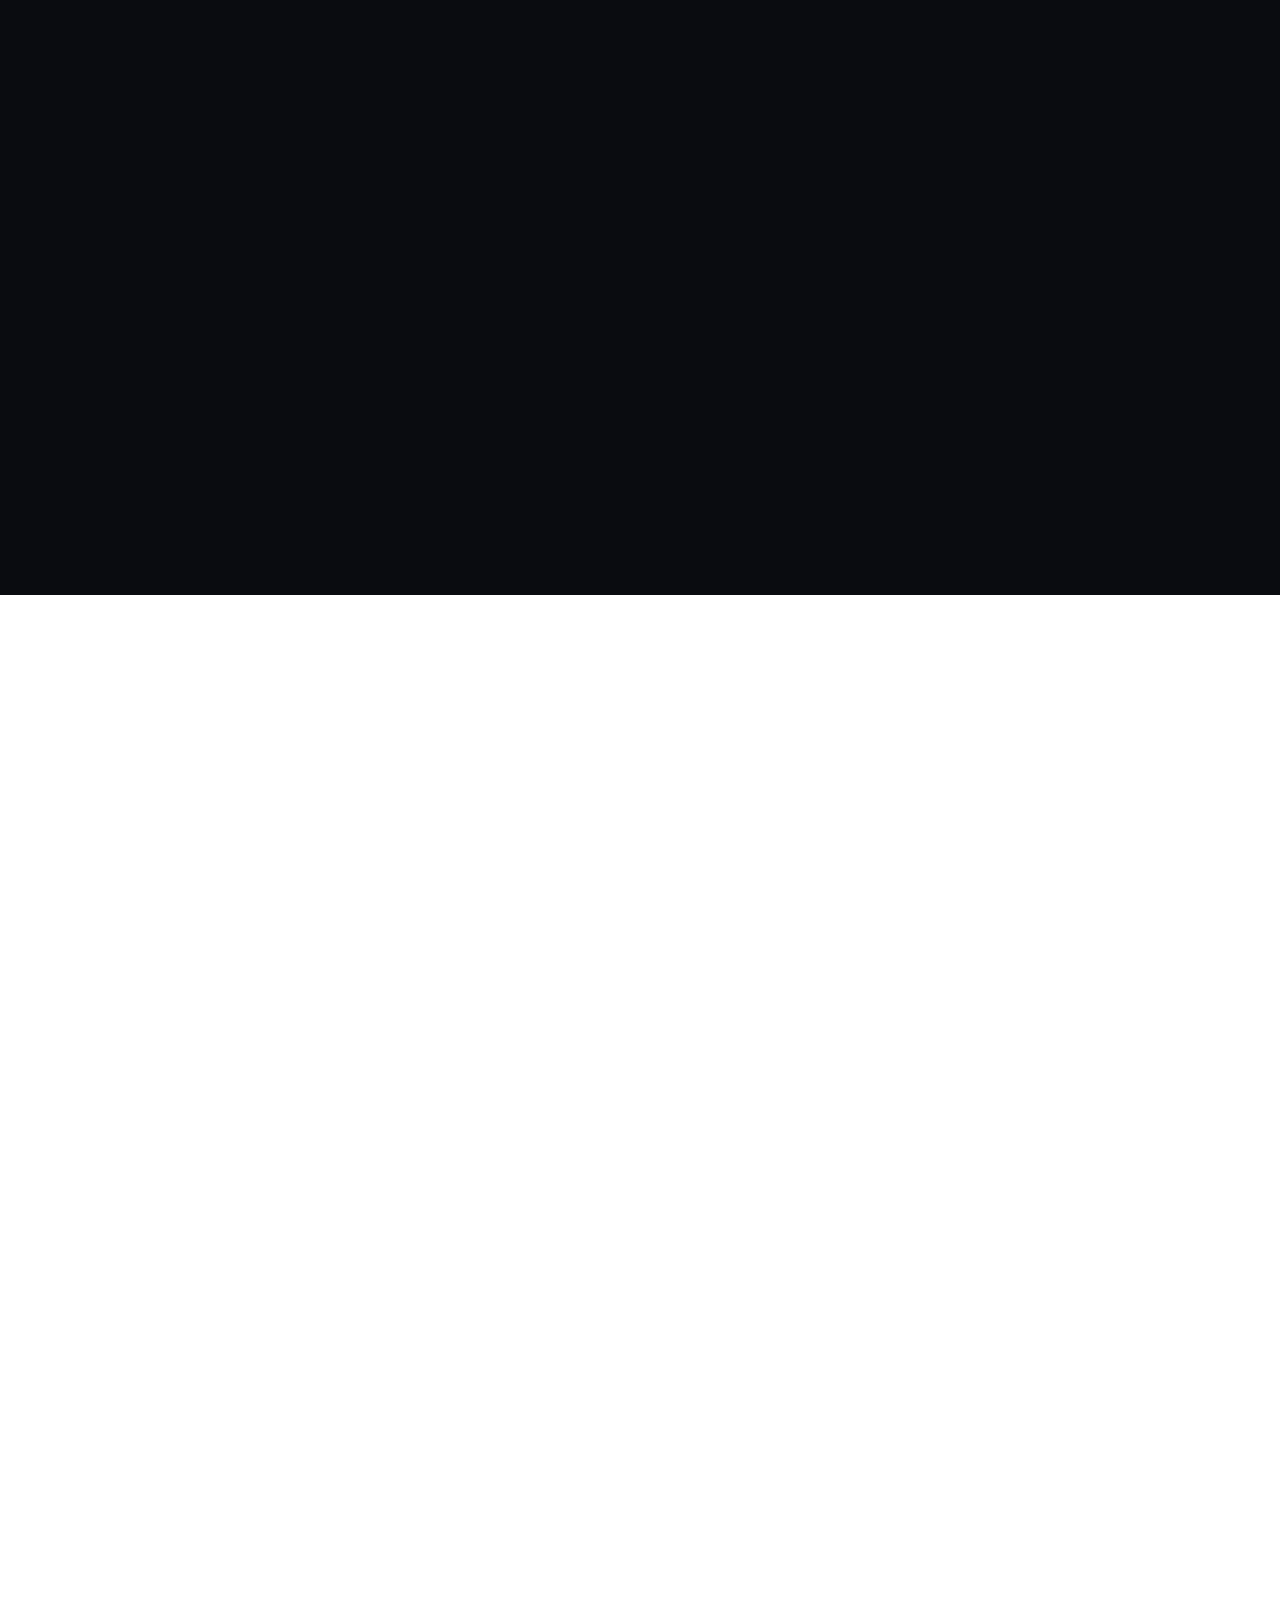
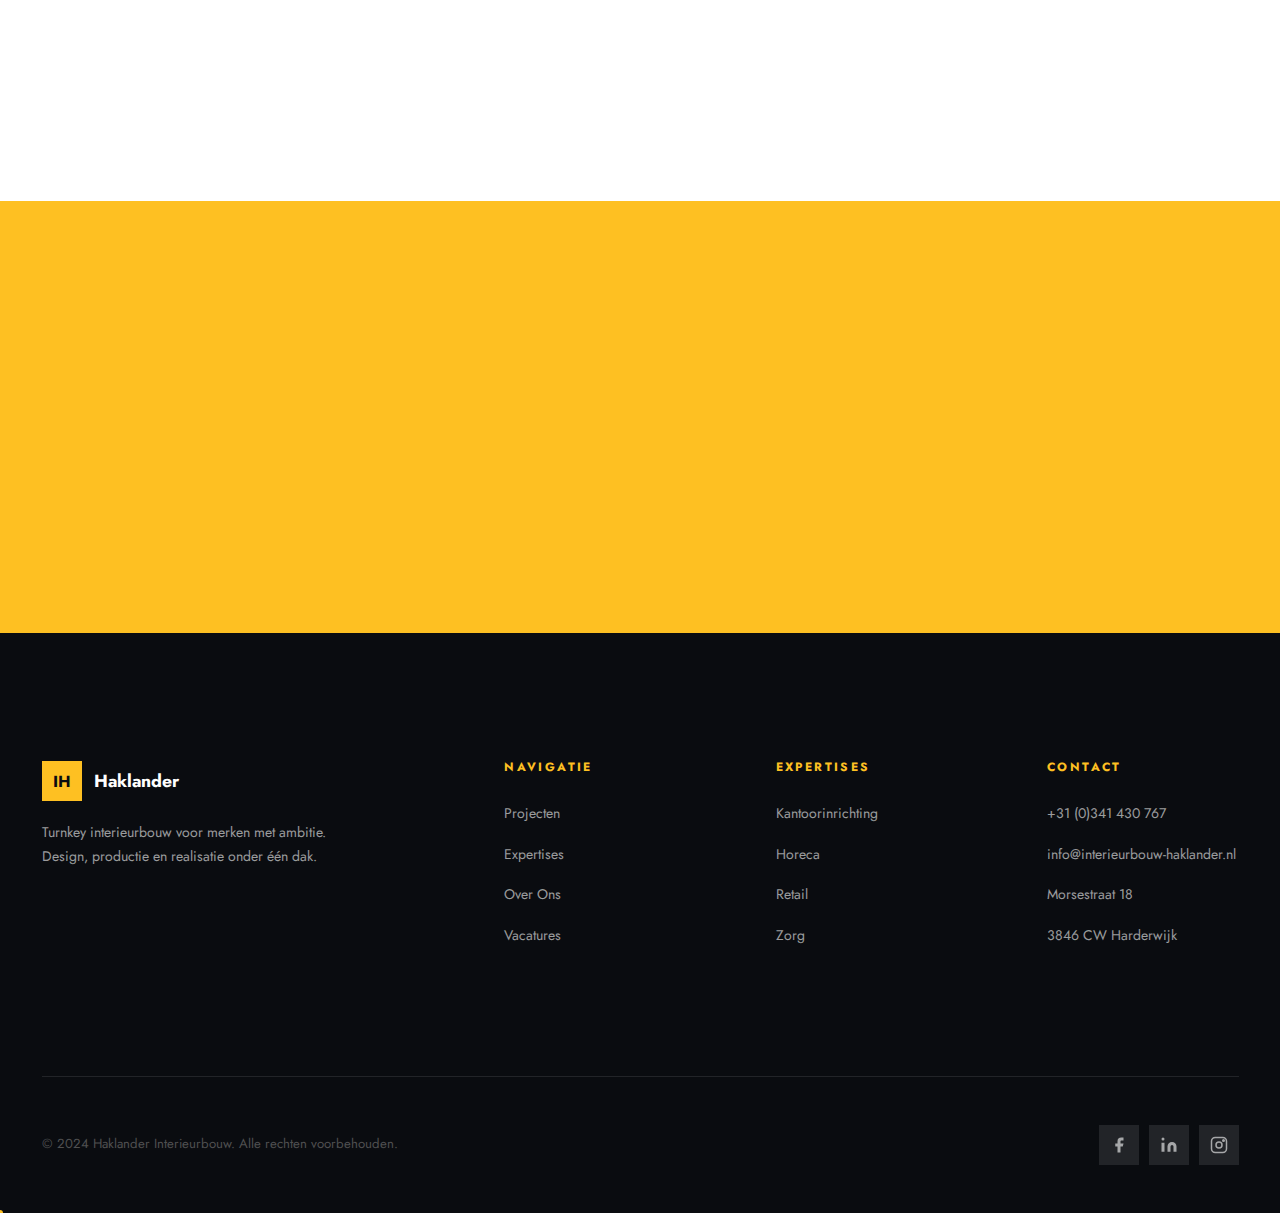
<file: website/over-ons.html>
<!DOCTYPE html>
<html lang="nl">
<head>
  <meta charset="UTF-8">
  <meta name="viewport" content="width=device-width, initial-scale=1.0">
  <meta name="description" content="Over Haklander Interieurbouw - Al meer dan 25 jaar specialist in turnkey interieurbouw. Vakkundig, deskundig en kwaliteitsgericht.">

  <title>Over Ons | Haklander Interieurbouw</title>

  <!-- Fonts -->
  <link rel="preconnect" href="https://fonts.googleapis.com">
  <link rel="preconnect" href="https://fonts.gstatic.com" crossorigin>
  <link href="https://fonts.googleapis.com/css2?family=Jost:wght@300;400;500;600;700&display=swap" rel="stylesheet">

  <!-- Styles -->
  <link rel="stylesheet" href="css/style.css">

  <!-- Favicon -->
  <link rel="icon" type="image/svg+xml" href="data:image/svg+xml,<svg xmlns='http://www.w3.org/2000/svg' viewBox='0 0 100 100'><text y='.9em' font-size='90'>H</text></svg>">
</head>
<body>
  <!-- Loader -->
  <div class="loader">
    <div class="loader__content">
      <div class="loader__logo">HAKLANDER</div>
      <div class="loader__bar"></div>
    </div>
  </div>

  <!-- Navigation -->
  <nav class="nav nav--dark">
    <div class="container">
      <div class="nav__inner">
        <a href="index.html" class="nav__logo">
          <span class="nav__logo-mark">IH</span>
          <span class="nav__logo-text">
            <span class="nav__logo-name">Haklander</span>
            <span class="nav__logo-tagline">Interieurbouw</span>
          </span>
        </a>

        <ul class="nav__menu">
          <li><a href="projecten.html" class="nav__link">Projecten</a></li>
          <li><a href="expertises.html" class="nav__link">Expertises</a></li>
          <li><a href="over-ons.html" class="nav__link">Over Ons</a></li>
          <li><a href="vacatures.html" class="nav__link">Vacatures</a></li>
          <li><a href="contact.html" class="nav__link">Contact</a></li>
        </ul>

        <button class="nav__toggle" aria-label="Menu">
          <span></span>
          <span></span>
          <span></span>
        </button>
      </div>
    </div>
  </nav>

  <!-- Page Header -->
  <header class="page-header">
    <div class="page-header__bg-text">Over Ons</div>
    <div class="container">
      <div class="page-header__content">
        <div class="section__label">Over Ons</div>
        <h1 class="page-header__title">Wij zijn Haklander</h1>
        <p class="page-header__description">
          25 jaar ervaring. Eén focus: interieurs die het verschil maken.
        </p>
      </div>
    </div>
  </header>

  <!-- About Hero Section -->
  <section class="section">
    <div class="container">
      <div class="about-hero" style="min-height: auto; padding: 0;">
        <div class="about-hero__content reveal-left">
          <div class="section__label">Ons Verhaal</div>
          <h2 class="section__title">Gebouwd op<br>vakmanschap</h2>
          <p class="section__description">
            Haklander ontstond vanuit een simpele overtuiging:
            kwaliteit kent geen shortcuts. Die filosofie drijft ons nog steeds.
          </p>
          <p class="section__description" style="margin-top: 1rem;">
            Onder leiding van oprichters Erik Hop en Cornelis de Kruijf
            groeide een kleine werkplaats uit tot een full-service
            interieurbouwer met landelijke reikwijdte.
          </p>
          <p class="section__description" style="margin-top: 1rem;">
            Vandaag combineren we ambachtelijke kennis met moderne technologie.
            Het resultaat: interieurs die onze klanten trots maken.
          </p>
        </div>
        <div class="about-hero__image reveal-right">
          <img src="images/about/QV1C8490-1600x1067.jpg" alt="Haklander werkplaats team" style="width: 100%; aspect-ratio: 3/4; object-fit: cover;">
        </div>
      </div>
    </div>
  </section>

  <!-- Values Section -->
  <section class="section section--dark">
    <div class="container">
      <div class="section__header text-center reveal">
        <div class="section__label">Waarden</div>
        <h2 class="section__title">Waar we in geloven</h2>
      </div>

      <div class="about-values" style="margin-top: var(--space-xl);">
        <div class="value-card reveal delay-1">
          <h3 class="value-card__title">Vakmanschap</h3>
          <p class="value-card__description">
            Geen shortcuts, geen compromissen. Elk detail telt.
            Onze mensen beheersen hun vak tot in de puntjes.
          </p>
        </div>

        <div class="value-card reveal delay-2">
          <h3 class="value-card__title">Integriteit</h3>
          <p class="value-card__description">
            We doen wat we zeggen. Deadlines, budgetten, kwaliteit —
            onze woord is onze handtekening.
          </p>
        </div>

        <div class="value-card reveal delay-3">
          <h3 class="value-card__title">Innovatie</h3>
          <p class="value-card__description">
            Traditie en technologie in balans.
            We omarmen nieuwe methodes zonder onze roots te vergeten.
          </p>
        </div>
      </div>
    </div>
  </section>

  <!-- Technology Section -->
  <section class="section">
    <div class="container">
      <div class="about-preview">
        <div class="about-preview__content reveal-left">
          <div class="section__label">Technologie</div>
          <h2 class="section__title">Precisie op<br>industriële schaal</h2>
          <p class="section__description">
            Onze CNC-gestuurde productielijn levert maatwerk met
            machinale precisie. Elke millimeter klopt, elke keer weer.
          </p>
          <p class="section__description" style="margin-top: 1rem;">
            Het resultaat: kortere doorlooptijden, consistente kwaliteit
            en de flexibiliteit om elk project aan te kunnen.
          </p>

          <div class="about-preview__stats">
            <div class="stat">
              <span class="stat__number" data-count="80" data-suffix="%">0%</span>
              <span class="stat__label">Automatisering</span>
            </div>
            <div class="stat">
              <span class="stat__number" data-count="8" data-suffix=" wkn">0 wkn</span>
              <span class="stat__label">Doorlooptijd</span>
            </div>
            <div class="stat">
              <span class="stat__number" data-count="100" data-suffix="%">0%</span>
              <span class="stat__label">Eigen productie</span>
            </div>
          </div>
        </div>

        <div class="about-preview__image reveal-right">
          <img src="images/about/QV1C8632-1600x1067.jpg" alt="CNC Machine werkplaats" style="width: 100%; height: 100%; object-fit: cover; min-height: 500px;">
        </div>
      </div>
    </div>
  </section>

  <!-- Team Section -->
  <section class="section section--dark">
    <div class="container">
      <div class="section__header text-center reveal">
        <div class="section__label">Team</div>
        <h2 class="section__title">De mensen</h2>
        <p class="section__description" style="margin: 0 auto;">
          Een bedrijf is zo goed als zijn mensen. Bij Haklander werken
          vakmensen die trots zijn op wat ze maken.
        </p>
      </div>

      <div class="team-grid" style="margin-top: var(--space-xl);">
        <div class="team-member reveal delay-1">
          <img src="images/about/QV1C8509-1600x1067.jpg" alt="Erik Hop" class="team-member__image" style="width: 180px; height: 180px; object-fit: cover;">
          <h3 class="team-member__name">Erik Hop</h3>
          <p class="team-member__role">Directie / Oprichter</p>
        </div>

        <div class="team-member reveal delay-2">
          <img src="images/about/QV1C8593-1600x1067.jpg" alt="Cornelis de Kruijf" class="team-member__image" style="width: 180px; height: 180px; object-fit: cover;">
          <h3 class="team-member__name">Cornelis de Kruijf</h3>
          <p class="team-member__role">Directie / Oprichter</p>
        </div>
      </div>

      <div class="text-center reveal" style="margin-top: var(--space-xl);">
        <p class="section__description" style="margin: 0 auto var(--space-md);">
          We investeren in talent en geven kennis door aan de volgende generatie.
        </p>
        <a href="vacatures.html" class="btn btn--outline">
          Werk bij ons
          <svg class="btn__icon" width="20" height="20" viewBox="0 0 24 24" fill="none" stroke="currentColor" stroke-width="2">
            <path d="M5 12h14M12 5l7 7-7 7"/>
          </svg>
        </a>
      </div>
    </div>
  </section>

  <!-- Location Section -->
  <section class="section">
    <div class="container">
      <div class="section__header text-center reveal">
        <div class="section__label">Locatie</div>
        <h2 class="section__title">Harderwijk</h2>
        <p class="section__description" style="margin: 0 auto;">
          Centraal in Nederland. Bereikbaar voor projecten door het hele land.
        </p>
      </div>

      <div class="reveal" style="margin-top: var(--space-xl);">
        <img src="images/about/9384-aangepast-1-van-1-1600x1067.jpg" alt="Haklander werkplaats Harderwijk" style="width: 100%; aspect-ratio: 21/9; object-fit: cover; min-height: 300px;">
      </div>

      <div class="expertise-grid" style="margin-top: var(--space-lg);">
        <div class="expertise-card reveal delay-1">
          <h3 class="expertise-card__title">Adres</h3>
          <p class="expertise-card__description">
            Morsestraat 18<br>
            3846 CW Harderwijk
          </p>
        </div>

        <div class="expertise-card reveal delay-2">
          <h3 class="expertise-card__title">Telefoon</h3>
          <p class="expertise-card__description">
            <a href="tel:+31341430767" style="color: var(--color-accent);">
              +31 (0)341 430 767
            </a>
          </p>
        </div>

        <div class="expertise-card reveal delay-3">
          <h3 class="expertise-card__title">E-mail</h3>
          <p class="expertise-card__description">
            <a href="mailto:info@interieurbouw-haklander.nl" style="color: var(--color-accent);">
              info@interieurbouw-haklander.nl
            </a>
          </p>
        </div>

        <div class="expertise-card reveal delay-4">
          <h3 class="expertise-card__title">Werkgebied</h3>
          <p class="expertise-card__description">
            Heel Nederland
          </p>
        </div>
      </div>
    </div>
  </section>

  <!-- CTA Section -->
  <section class="cta-section">
    <div class="container">
      <h2 class="cta-section__title reveal">Maak kennis</h2>
      <p class="cta-section__description reveal delay-1">
        We laten ons werk graag zien. Plan een bezoek aan onze werkplaats.
      </p>
      <a href="contact.html" class="btn btn--primary reveal delay-2">
        Neem contact op
        <svg class="btn__icon" width="20" height="20" viewBox="0 0 24 24" fill="none" stroke="currentColor" stroke-width="2">
          <path d="M5 12h14M12 5l7 7-7 7"/>
        </svg>
      </a>
    </div>
  </section>

  <!-- Footer -->
  <footer class="footer">
    <div class="container">
      <div class="footer__grid">
        <div class="footer__brand">
          <div class="footer__logo">
            <span class="footer__logo-mark">IH</span>
            <span class="footer__logo-text">Haklander</span>
          </div>
          <p class="footer__description">
            Turnkey interieurbouw voor merken met ambitie.
            Design, productie en realisatie onder één dak.
          </p>
        </div>

        <div class="footer__column">
          <h4 class="footer__title">Navigatie</h4>
          <ul class="footer__links">
            <li><a href="projecten.html" class="footer__link">Projecten</a></li>
            <li><a href="expertises.html" class="footer__link">Expertises</a></li>
            <li><a href="over-ons.html" class="footer__link">Over Ons</a></li>
            <li><a href="vacatures.html" class="footer__link">Vacatures</a></li>
          </ul>
        </div>

        <div class="footer__column">
          <h4 class="footer__title">Expertises</h4>
          <ul class="footer__links">
            <li><a href="expertises.html" class="footer__link">Kantoorinrichting</a></li>
            <li><a href="expertises.html" class="footer__link">Horeca</a></li>
            <li><a href="expertises.html" class="footer__link">Retail</a></li>
            <li><a href="expertises.html" class="footer__link">Zorg</a></li>
          </ul>
        </div>

        <div class="footer__column">
          <h4 class="footer__title">Contact</h4>
          <ul class="footer__links">
            <li><a href="tel:+31341430767" class="footer__link">+31 (0)341 430 767</a></li>
            <li><a href="mailto:info@interieurbouw-haklander.nl" class="footer__link">info@interieurbouw-haklander.nl</a></li>
            <li><span class="footer__link">Morsestraat 18</span></li>
            <li><span class="footer__link">3846 CW Harderwijk</span></li>
          </ul>
        </div>
      </div>

      <div class="footer__bottom">
        <p>&copy; 2024 Haklander Interieurbouw. Alle rechten voorbehouden.</p>

        <div class="footer__social">
          <a href="https://facebook.com/InterieurbouwHaklander" class="footer__social-link" target="_blank" rel="noopener" aria-label="Facebook">
            <svg width="18" height="18" viewBox="0 0 24 24" fill="currentColor">
              <path d="M18 2h-3a5 5 0 0 0-5 5v3H7v4h3v8h4v-8h3l1-4h-4V7a1 1 0 0 1 1-1h3z"/>
            </svg>
          </a>
          <a href="https://linkedin.com" class="footer__social-link" target="_blank" rel="noopener" aria-label="LinkedIn">
            <svg width="18" height="18" viewBox="0 0 24 24" fill="currentColor">
              <path d="M16 8a6 6 0 0 1 6 6v7h-4v-7a2 2 0 0 0-2-2 2 2 0 0 0-2 2v7h-4v-7a6 6 0 0 1 6-6zM2 9h4v12H2zM4 2a2 2 0 1 1 0 4 2 2 0 0 1 0-4z"/>
            </svg>
          </a>
          <a href="https://instagram.com" class="footer__social-link" target="_blank" rel="noopener" aria-label="Instagram">
            <svg width="18" height="18" viewBox="0 0 24 24" fill="none" stroke="currentColor" stroke-width="2">
              <rect x="2" y="2" width="20" height="20" rx="5"/>
              <circle cx="12" cy="12" r="4"/>
              <circle cx="18" cy="6" r="1"/>
            </svg>
          </a>
        </div>
      </div>
    </div>
  </footer>

  <script src="js/main.js"></script>
</body>
</html>
</file>
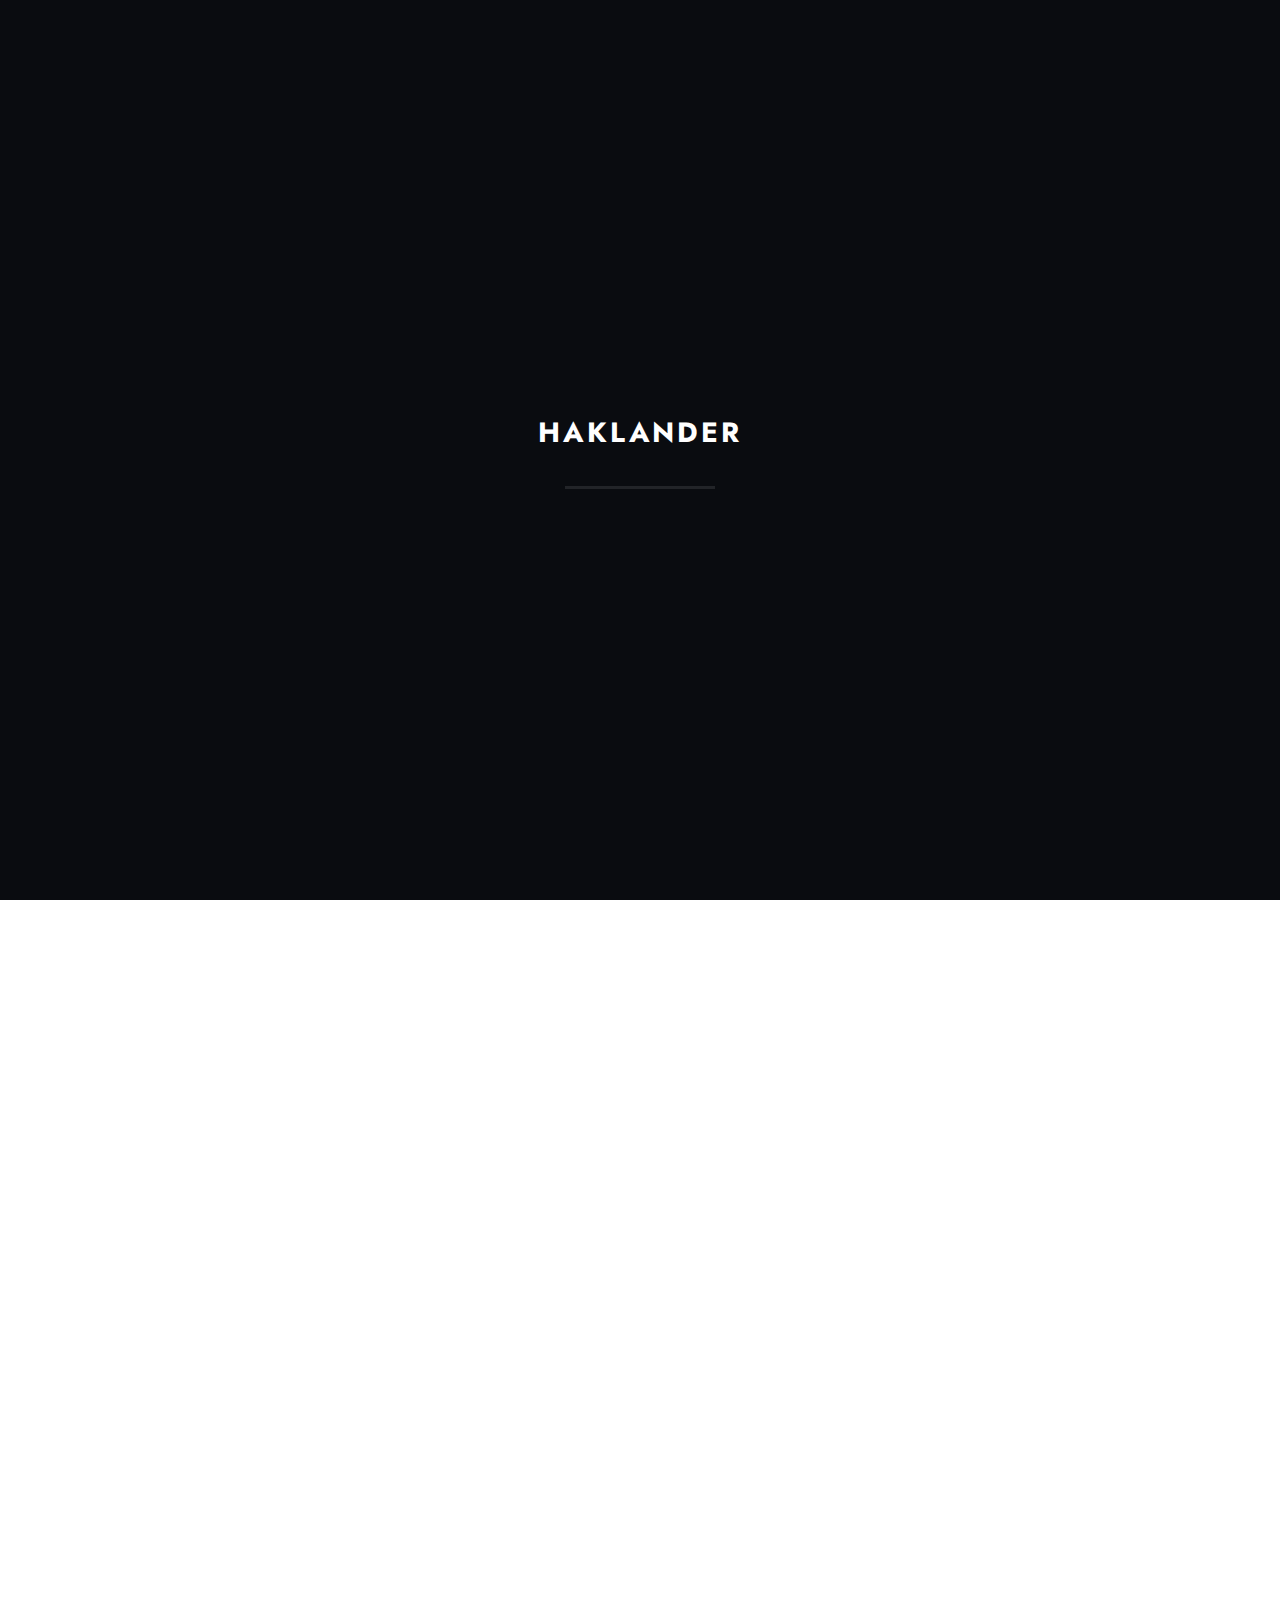
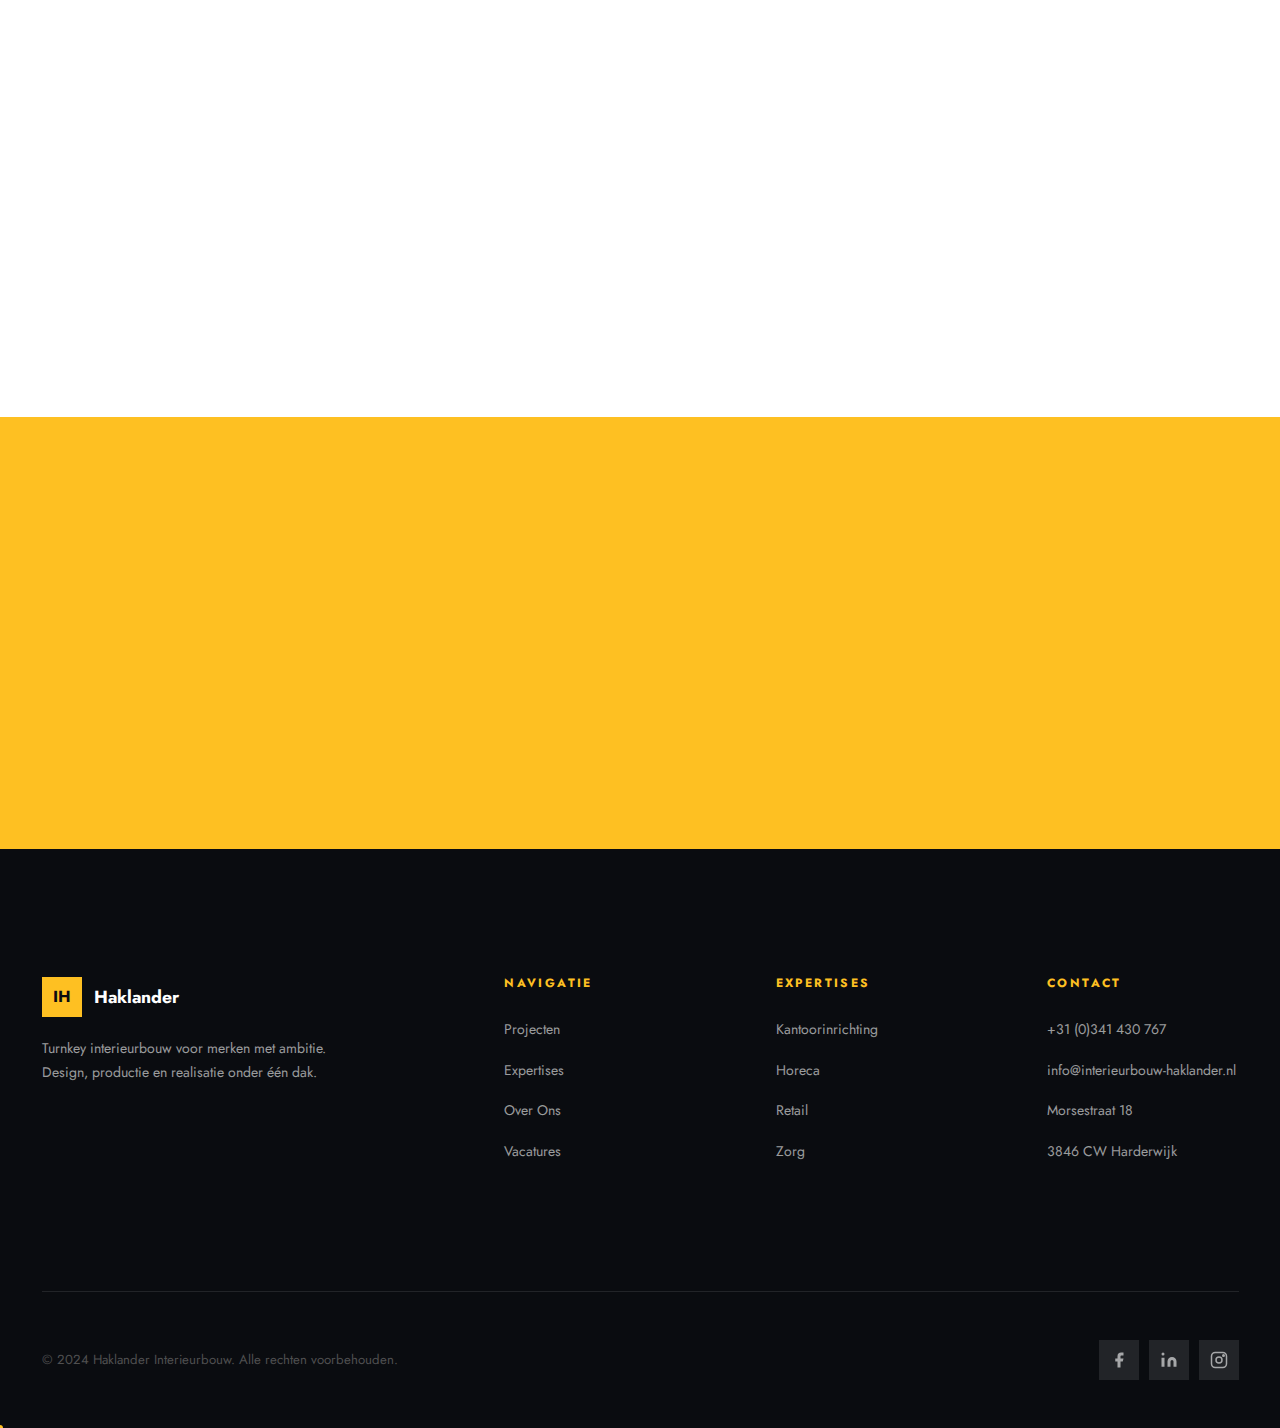
<file: website/projecten.html>
<!DOCTYPE html>
<html lang="nl">
<head>
  <meta charset="UTF-8">
  <meta name="viewport" content="width=device-width, initial-scale=1.0">
  <meta name="description" content="Bekijk onze projecten - Van kantoorinrichting tot retail, horeca en zorg. Ontdek het vakmanschap van Haklander Interieurbouw.">

  <title>Projecten | Haklander Interieurbouw</title>

  <!-- Fonts -->
  <link rel="preconnect" href="https://fonts.googleapis.com">
  <link rel="preconnect" href="https://fonts.gstatic.com" crossorigin>
  <link href="https://fonts.googleapis.com/css2?family=Jost:wght@300;400;500;600;700&display=swap" rel="stylesheet">

  <!-- Styles -->
  <link rel="stylesheet" href="css/style.css">

  <!-- Favicon -->
  <link rel="icon" type="image/svg+xml" href="data:image/svg+xml,<svg xmlns='http://www.w3.org/2000/svg' viewBox='0 0 100 100'><text y='.9em' font-size='90'>H</text></svg>">
</head>
<body>
  <!-- Loader -->
  <div class="loader">
    <div class="loader__content">
      <div class="loader__logo">HAKLANDER</div>
      <div class="loader__bar"></div>
    </div>
  </div>

  <!-- Navigation -->
  <nav class="nav nav--dark">
    <div class="container">
      <div class="nav__inner">
        <a href="index.html" class="nav__logo">
          <span class="nav__logo-mark">IH</span>
          <span class="nav__logo-text">
            <span class="nav__logo-name">Haklander</span>
            <span class="nav__logo-tagline">Interieurbouw</span>
          </span>
        </a>

        <ul class="nav__menu">
          <li><a href="projecten.html" class="nav__link">Projecten</a></li>
          <li><a href="expertises.html" class="nav__link">Expertises</a></li>
          <li><a href="over-ons.html" class="nav__link">Over Ons</a></li>
          <li><a href="vacatures.html" class="nav__link">Vacatures</a></li>
          <li><a href="contact.html" class="nav__link">Contact</a></li>
        </ul>

        <button class="nav__toggle" aria-label="Menu">
          <span></span>
          <span></span>
          <span></span>
        </button>
      </div>
    </div>
  </nav>

  <!-- Page Header -->
  <header class="page-header">
    <div class="page-header__bg-text">Projecten</div>
    <div class="container">
      <div class="page-header__content">
        <div class="section__label">Portfolio</div>
        <h1 class="page-header__title">Ons Werk</h1>
        <p class="page-header__description">
          Interieurs die merken definiëren en gebruikers inspireren.
          Ontdek een selectie van onze realisaties.
        </p>
      </div>
    </div>
  </header>

  <!-- Projects Grid -->
  <section class="section">
    <div class="container">
      <div class="projects-full-grid">

        <!-- Project 1 -->
        <article class="project-card reveal">
          <img src="images/projects/Veluwe-optiek-Putten-Haklander-LR-4-1000x428.jpg" alt="Veluwe Optiek" class="project-card__image">
          <div class="project-card__overlay project-card__overlay--always">
            <span class="project-card__category">Retail</span>
            <h3 class="project-card__title">Veluwe Optiek</h3>
            <span class="project-card__location">Putten</span>
          </div>
        </article>

        <!-- Project 2 -->
        <article class="project-card reveal delay-1">
          <img src="images/projects/VIX-interieur-ontwerp-IKZ-hospitality-zone-1000x428.jpg" alt="IKZ Office" class="project-card__image">
          <div class="project-card__overlay project-card__overlay--always">
            <span class="project-card__category">Kantoor</span>
            <h3 class="project-card__title">Informatie Knooppunt Zorgfraude</h3>
            <span class="project-card__location">Nederland</span>
          </div>
        </article>

        <!-- Project 3 -->
        <article class="project-card reveal delay-2">
          <img src="images/projects/Mobiquity-Amsterdam-4-1000x428.jpg" alt="Mobiquity Office" class="project-card__image">
          <div class="project-card__overlay project-card__overlay--always">
            <span class="project-card__category">Kantoor</span>
            <h3 class="project-card__title">Mobiquity</h3>
            <span class="project-card__location">Amsterdam</span>
          </div>
        </article>

        <!-- Project 4 -->
        <article class="project-card reveal">
          <img src="images/projects/MNF-20210621-4266-1000x428.jpg" alt="CliniClowns" class="project-card__image">
          <div class="project-card__overlay project-card__overlay--always">
            <span class="project-card__category">Kantoor</span>
            <h3 class="project-card__title">CliniClowns</h3>
            <span class="project-card__location">Amersfoort</span>
          </div>
        </article>

        <!-- Project 5 -->
        <article class="project-card reveal delay-1">
          <img src="images/projects/Arma-Nunspeet-LR-10-1000x428.jpg" alt="Arma Keukens" class="project-card__image">
          <div class="project-card__overlay project-card__overlay--always">
            <span class="project-card__category">Retail</span>
            <h3 class="project-card__title">Arma Keukens & Sanitair</h3>
            <span class="project-card__location">Nunspeet</span>
          </div>
        </article>

        <!-- Project 6 -->
        <article class="project-card reveal delay-2">
          <img src="images/projects/Quelp-Amsterdam-2-1000x428.jpg" alt="Qelp Office" class="project-card__image">
          <div class="project-card__overlay project-card__overlay--always">
            <span class="project-card__category">Kantoor</span>
            <h3 class="project-card__title">Qelp</h3>
            <span class="project-card__location">Amsterdam</span>
          </div>
        </article>

        <!-- Project 7 -->
        <article class="project-card reveal">
          <img src="images/projects/Rosa-Spier-Huis-Laren.-9-1-1000x428.jpg" alt="Rosa Spier Huis" class="project-card__image">
          <div class="project-card__overlay project-card__overlay--always">
            <span class="project-card__category">Zorg</span>
            <h3 class="project-card__title">Rosa Spier Huis</h3>
            <span class="project-card__location">Laren</span>
          </div>
        </article>

        <!-- Project 8 -->
        <article class="project-card reveal delay-1">
          <img src="images/projects/Fam-Gelderblom-25-1000x428.jpg" alt="Woonboerderij" class="project-card__image">
          <div class="project-card__overlay project-card__overlay--always">
            <span class="project-card__category">Particulier</span>
            <h3 class="project-card__title">Woonboerderij</h3>
            <span class="project-card__location">Amersfoort</span>
          </div>
        </article>

        <!-- Project 9 -->
        <article class="project-card reveal delay-2">
          <img src="images/projects/collegezaal-3-vooraanzicht-1-1000x428.jpg" alt="UMC Lecture Hall" class="project-card__image">
          <div class="project-card__overlay project-card__overlay--always">
            <span class="project-card__category">Onderwijs</span>
            <h3 class="project-card__title">UMC Amsterdam</h3>
            <span class="project-card__location">Amsterdam</span>
          </div>
        </article>

        <!-- Project 10 -->
        <article class="project-card reveal">
          <img src="images/projects/KNAB-bank-Amsterdam-3-van-33-1000x428.jpg" alt="KNAB Bank" class="project-card__image">
          <div class="project-card__overlay project-card__overlay--always">
            <span class="project-card__category">Kantoor</span>
            <h3 class="project-card__title">KNAB Bank</h3>
            <span class="project-card__location">Amsterdam</span>
          </div>
        </article>

        <!-- Project 11 -->
        <article class="project-card reveal delay-1">
          <img src="images/projects/Project-MOORE-2-Amsterdam-4-van-8-1000x428.jpg" alt="Moore Advocaten" class="project-card__image">
          <div class="project-card__overlay project-card__overlay--always">
            <span class="project-card__category">Kantoor</span>
            <h3 class="project-card__title">Moore Advocaten</h3>
            <span class="project-card__location">Nederland</span>
          </div>
        </article>

        <!-- Project 12 -->
        <article class="project-card reveal delay-2">
          <img src="images/projects/SV10265-1000x428.jpg" alt="VIA Hotel" class="project-card__image">
          <div class="project-card__overlay project-card__overlay--always">
            <span class="project-card__category">Horeca</span>
            <h3 class="project-card__title">VIA Hotel</h3>
            <span class="project-card__location">Diemen</span>
          </div>
        </article>

        <!-- Project 13 -->
        <article class="project-card reveal">
          <img src="images/projects/6414-TV-Kantine-2-1000x428.jpg" alt="De Tussenvoorziening" class="project-card__image">
          <div class="project-card__overlay project-card__overlay--always">
            <span class="project-card__category">Zorg</span>
            <h3 class="project-card__title">De Tussenvoorziening</h3>
            <span class="project-card__location">Utrecht</span>
          </div>
        </article>

        <!-- Project 14 -->
        <article class="project-card reveal delay-1">
          <img src="images/projects/QV1C7455-bewerkt-1000x428.jpg" alt="Boutique Hotel" class="project-card__image">
          <div class="project-card__overlay project-card__overlay--always">
            <span class="project-card__category">Horeca</span>
            <h3 class="project-card__title">Boutique Hotel</h3>
            <span class="project-card__location">Nederland</span>
          </div>
        </article>

        <!-- Project 15 -->
        <article class="project-card reveal delay-2">
          <img src="images/projects/QV1C0046-bewerkt-1000x428.jpg" alt="Medisch Centrum" class="project-card__image">
          <div class="project-card__overlay project-card__overlay--always">
            <span class="project-card__category">Zorg</span>
            <h3 class="project-card__title">Medisch Centrum</h3>
            <span class="project-card__location">Harderwijk</span>
          </div>
        </article>

      </div>
    </div>
  </section>

  <!-- CTA Section -->
  <section class="cta-section">
    <div class="container">
      <h2 class="cta-section__title reveal">Uw visie, onze expertise</h2>
      <p class="cta-section__description reveal delay-1">
        Laten we samen iets bijzonders creëren.
      </p>
      <a href="contact.html" class="btn btn--primary reveal delay-2">
        Start een project
        <svg class="btn__icon" width="20" height="20" viewBox="0 0 24 24" fill="none" stroke="currentColor" stroke-width="2">
          <path d="M5 12h14M12 5l7 7-7 7"/>
        </svg>
      </a>
    </div>
  </section>

  <!-- Footer -->
  <footer class="footer">
    <div class="container">
      <div class="footer__grid">
        <div class="footer__brand">
          <div class="footer__logo">
            <span class="footer__logo-mark">IH</span>
            <span class="footer__logo-text">Haklander</span>
          </div>
          <p class="footer__description">
            Turnkey interieurbouw voor merken met ambitie.
            Design, productie en realisatie onder één dak.
          </p>
        </div>

        <div class="footer__column">
          <h4 class="footer__title">Navigatie</h4>
          <ul class="footer__links">
            <li><a href="projecten.html" class="footer__link">Projecten</a></li>
            <li><a href="expertises.html" class="footer__link">Expertises</a></li>
            <li><a href="over-ons.html" class="footer__link">Over Ons</a></li>
            <li><a href="vacatures.html" class="footer__link">Vacatures</a></li>
          </ul>
        </div>

        <div class="footer__column">
          <h4 class="footer__title">Expertises</h4>
          <ul class="footer__links">
            <li><a href="expertises.html" class="footer__link">Kantoorinrichting</a></li>
            <li><a href="expertises.html" class="footer__link">Horeca</a></li>
            <li><a href="expertises.html" class="footer__link">Retail</a></li>
            <li><a href="expertises.html" class="footer__link">Zorg</a></li>
          </ul>
        </div>

        <div class="footer__column">
          <h4 class="footer__title">Contact</h4>
          <ul class="footer__links">
            <li><a href="tel:+31341430767" class="footer__link">+31 (0)341 430 767</a></li>
            <li><a href="mailto:info@interieurbouw-haklander.nl" class="footer__link">info@interieurbouw-haklander.nl</a></li>
            <li><span class="footer__link">Morsestraat 18</span></li>
            <li><span class="footer__link">3846 CW Harderwijk</span></li>
          </ul>
        </div>
      </div>

      <div class="footer__bottom">
        <p>&copy; 2024 Haklander Interieurbouw. Alle rechten voorbehouden.</p>

        <div class="footer__social">
          <a href="https://facebook.com/InterieurbouwHaklander" class="footer__social-link" target="_blank" rel="noopener" aria-label="Facebook">
            <svg width="18" height="18" viewBox="0 0 24 24" fill="currentColor">
              <path d="M18 2h-3a5 5 0 0 0-5 5v3H7v4h3v8h4v-8h3l1-4h-4V7a1 1 0 0 1 1-1h3z"/>
            </svg>
          </a>
          <a href="https://linkedin.com" class="footer__social-link" target="_blank" rel="noopener" aria-label="LinkedIn">
            <svg width="18" height="18" viewBox="0 0 24 24" fill="currentColor">
              <path d="M16 8a6 6 0 0 1 6 6v7h-4v-7a2 2 0 0 0-2-2 2 2 0 0 0-2 2v7h-4v-7a6 6 0 0 1 6-6zM2 9h4v12H2zM4 2a2 2 0 1 1 0 4 2 2 0 0 1 0-4z"/>
            </svg>
          </a>
          <a href="https://instagram.com" class="footer__social-link" target="_blank" rel="noopener" aria-label="Instagram">
            <svg width="18" height="18" viewBox="0 0 24 24" fill="none" stroke="currentColor" stroke-width="2">
              <rect x="2" y="2" width="20" height="20" rx="5"/>
              <circle cx="12" cy="12" r="4"/>
              <circle cx="18" cy="6" r="1"/>
            </svg>
          </a>
        </div>
      </div>
    </div>
  </footer>

  <script src="js/main.js"></script>
</body>
</html>
</file>
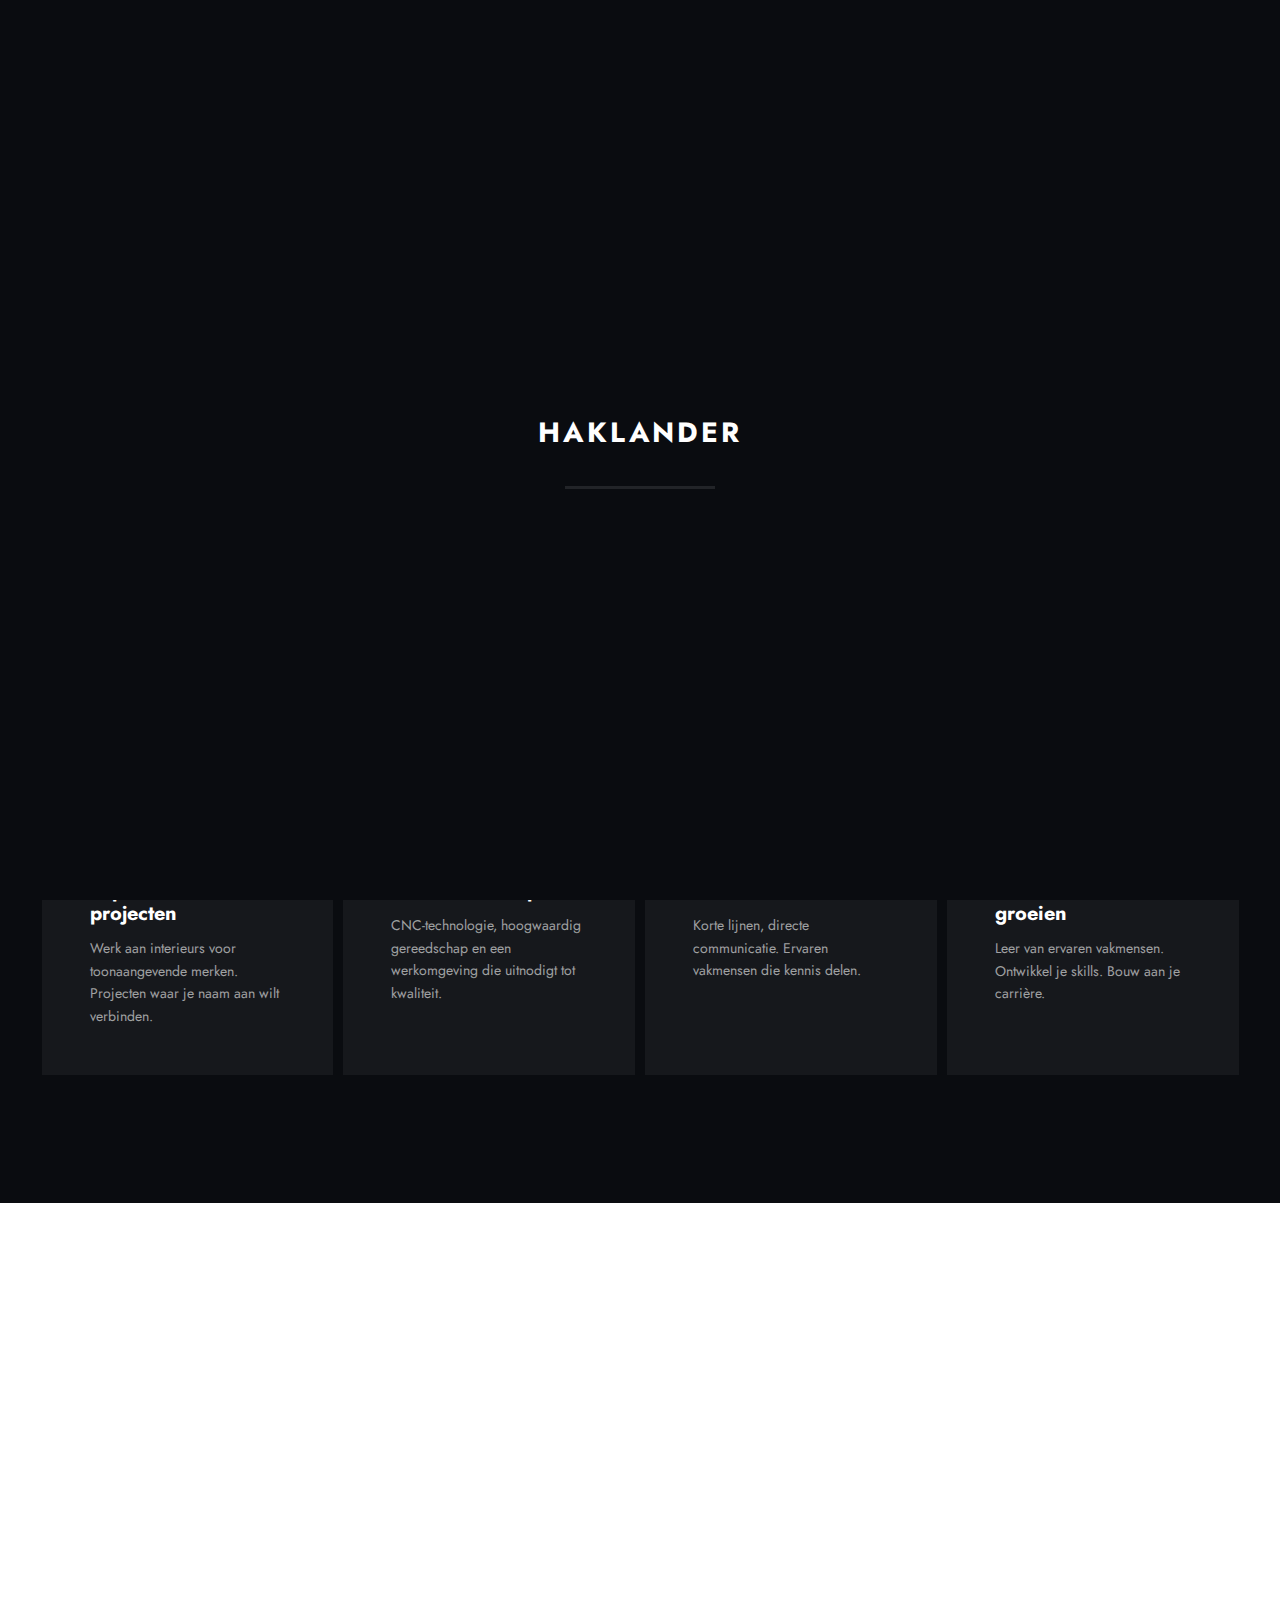
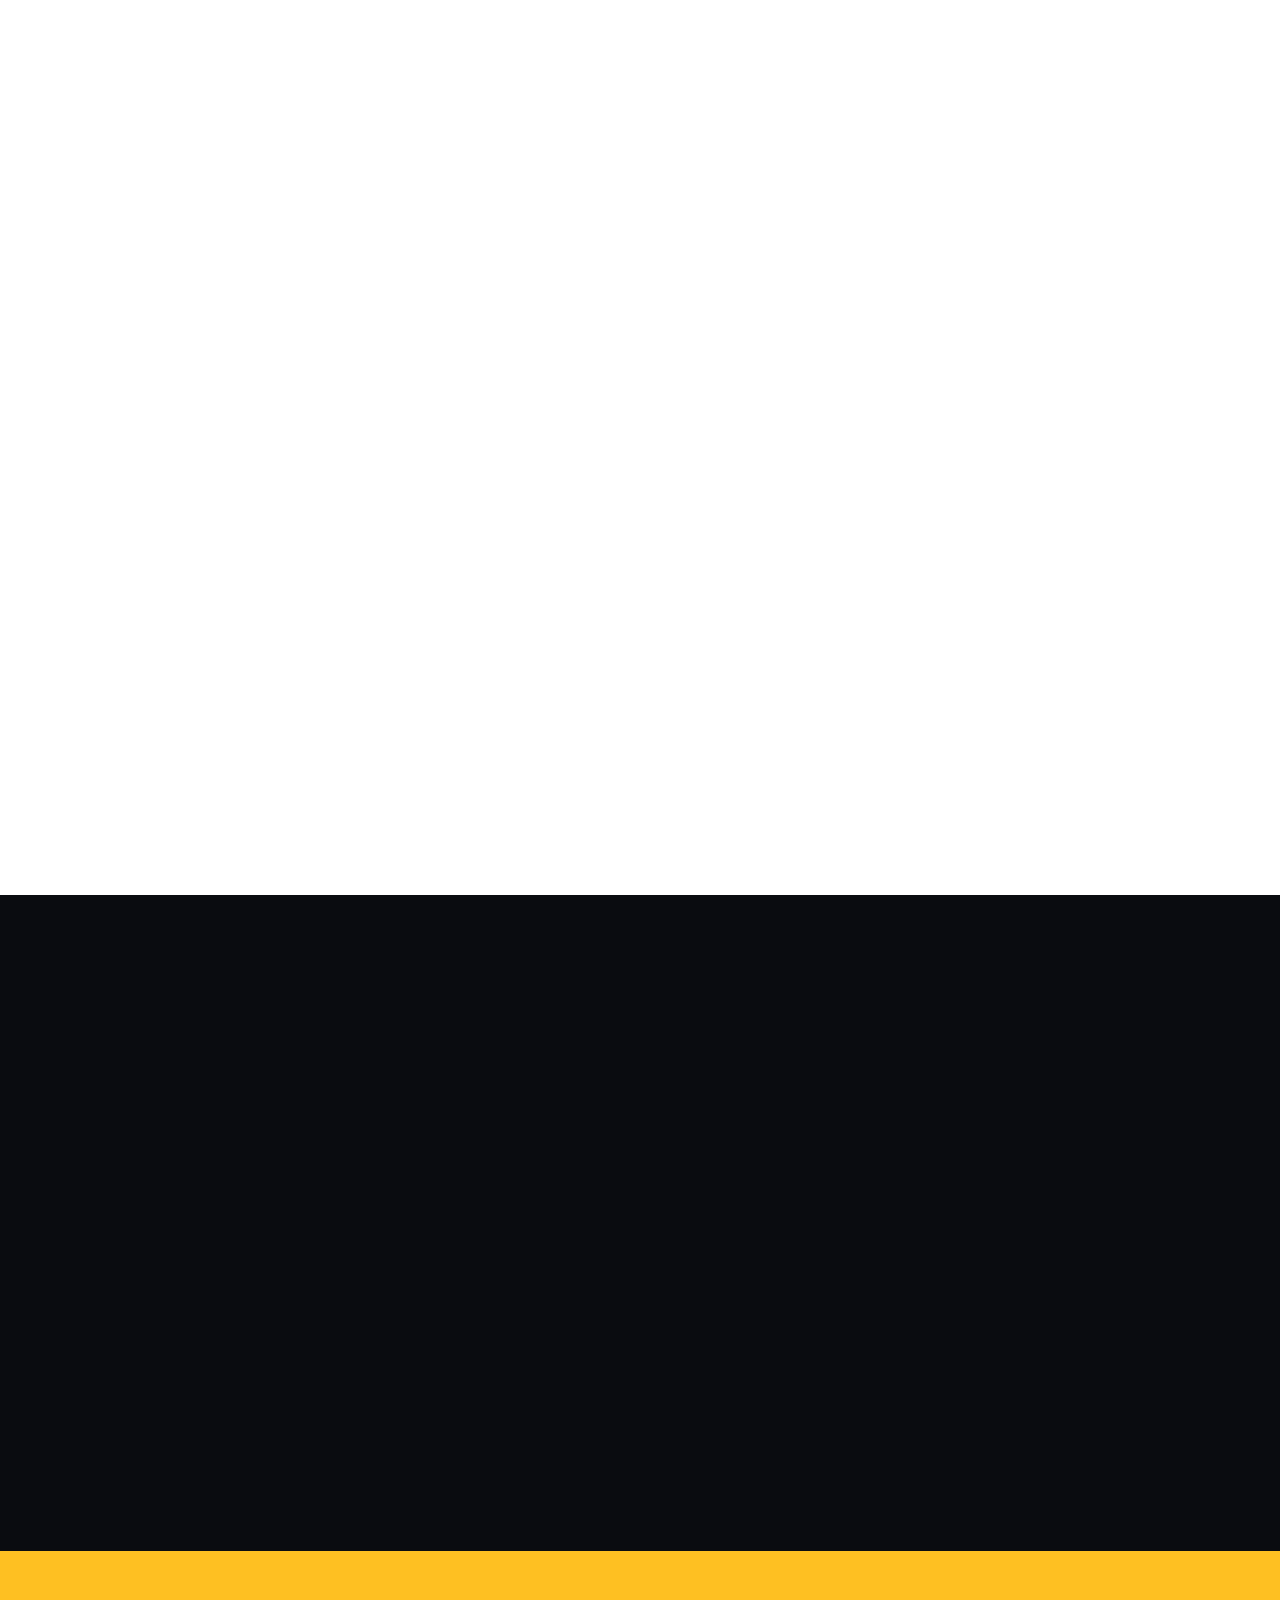
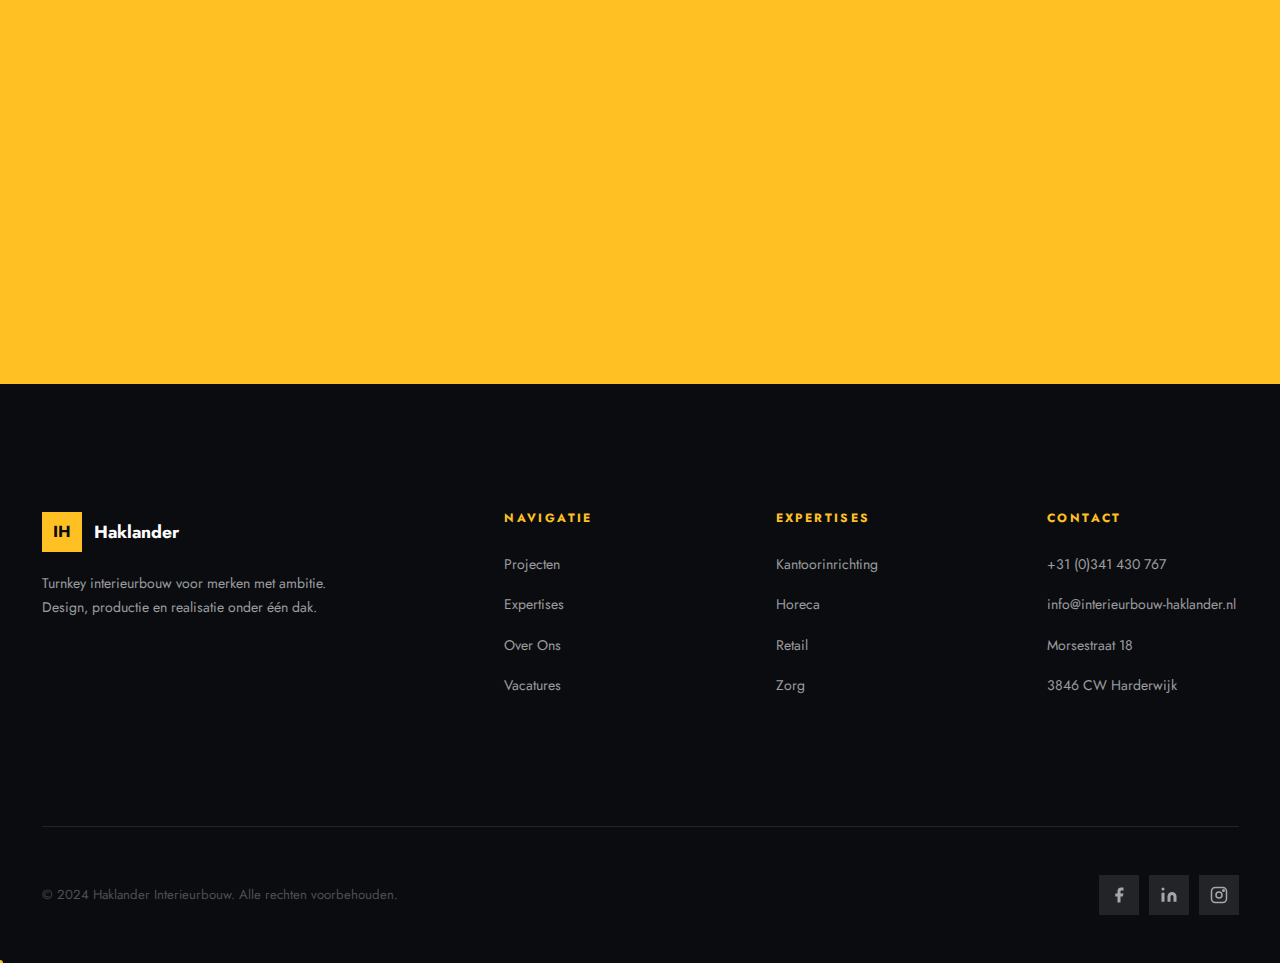
<file: website/vacatures.html>
<!DOCTYPE html>
<html lang="nl">
<head>
  <meta charset="UTF-8">
  <meta name="viewport" content="width=device-width, initial-scale=1.0">
  <meta name="description" content="Werken bij Haklander Interieurbouw - Bekijk onze vacatures voor interieurbouwers. Word deel van ons team in Harderwijk.">

  <title>Vacatures | Haklander Interieurbouw</title>

  <!-- Fonts -->
  <link rel="preconnect" href="https://fonts.googleapis.com">
  <link rel="preconnect" href="https://fonts.gstatic.com" crossorigin>
  <link href="https://fonts.googleapis.com/css2?family=Jost:wght@300;400;500;600;700&display=swap" rel="stylesheet">

  <!-- Styles -->
  <link rel="stylesheet" href="css/style.css">

  <!-- Favicon -->
  <link rel="icon" type="image/svg+xml" href="data:image/svg+xml,<svg xmlns='http://www.w3.org/2000/svg' viewBox='0 0 100 100'><text y='.9em' font-size='90'>H</text></svg>">
</head>
<body>
  <!-- Loader -->
  <div class="loader">
    <div class="loader__content">
      <div class="loader__logo">HAKLANDER</div>
      <div class="loader__bar"></div>
    </div>
  </div>

  <!-- Navigation -->
  <nav class="nav nav--dark">
    <div class="container">
      <div class="nav__inner">
        <a href="index.html" class="nav__logo">
          <span class="nav__logo-mark">IH</span>
          <span class="nav__logo-text">
            <span class="nav__logo-name">Haklander</span>
            <span class="nav__logo-tagline">Interieurbouw</span>
          </span>
        </a>

        <ul class="nav__menu">
          <li><a href="projecten.html" class="nav__link">Projecten</a></li>
          <li><a href="expertises.html" class="nav__link">Expertises</a></li>
          <li><a href="over-ons.html" class="nav__link">Over Ons</a></li>
          <li><a href="vacatures.html" class="nav__link">Vacatures</a></li>
          <li><a href="contact.html" class="nav__link">Contact</a></li>
        </ul>

        <button class="nav__toggle" aria-label="Menu">
          <span></span>
          <span></span>
          <span></span>
        </button>
      </div>
    </div>
  </nav>

  <!-- Page Header -->
  <header class="page-header">
    <div class="page-header__bg-text">Vacatures</div>
    <div class="container">
      <div class="page-header__content">
        <div class="section__label">Carrière</div>
        <h1 class="page-header__title">Werk bij ons</h1>
        <p class="page-header__description">
          Bouw mee aan interieurs die er toe doen.
        </p>
      </div>
    </div>
  </header>

  <!-- Why Work Here Section -->
  <section class="section section--dark">
    <div class="container">
      <div class="section__header text-center reveal">
        <div class="section__label">Werken bij</div>
        <h2 class="section__title">Waarom Haklander</h2>
      </div>

      <div class="expertise-grid" style="margin-top: var(--space-xl);">
        <div class="expertise-card reveal delay-1">
          <svg class="expertise-card__icon" viewBox="0 0 48 48" fill="none" stroke="currentColor" stroke-width="1.5">
            <path d="M24 4l4 8h-8l4-8z"/>
            <circle cx="24" cy="28" r="12"/>
            <path d="M24 20v16M16 28h16"/>
          </svg>
          <h3 class="expertise-card__title">Impactvolle projecten</h3>
          <p class="expertise-card__description">
            Werk aan interieurs voor toonaangevende merken.
            Projecten waar je naam aan wilt verbinden.
          </p>
        </div>

        <div class="expertise-card reveal delay-2">
          <svg class="expertise-card__icon" viewBox="0 0 48 48" fill="none" stroke="currentColor" stroke-width="1.5">
            <rect x="8" y="8" width="32" height="32" rx="2"/>
            <path d="M8 20h32"/>
            <path d="M20 20v20"/>
          </svg>
          <h3 class="expertise-card__title">Moderne werkplaats</h3>
          <p class="expertise-card__description">
            CNC-technologie, hoogwaardig gereedschap en een
            werkomgeving die uitnodigt tot kwaliteit.
          </p>
        </div>

        <div class="expertise-card reveal delay-3">
          <svg class="expertise-card__icon" viewBox="0 0 48 48" fill="none" stroke="currentColor" stroke-width="1.5">
            <circle cx="24" cy="16" r="8"/>
            <path d="M8 44c0-8.8 7.2-16 16-16s16 7.2 16 16"/>
          </svg>
          <h3 class="expertise-card__title">Sterk team</h3>
          <p class="expertise-card__description">
            Korte lijnen, directe communicatie.
            Ervaren vakmensen die kennis delen.
          </p>
        </div>

        <div class="expertise-card reveal delay-4">
          <svg class="expertise-card__icon" viewBox="0 0 48 48" fill="none" stroke="currentColor" stroke-width="1.5">
            <path d="M24 4v8M24 36v8M4 24h8M36 24h8"/>
            <circle cx="24" cy="24" r="8"/>
          </svg>
          <h3 class="expertise-card__title">Ruimte om te groeien</h3>
          <p class="expertise-card__description">
            Leer van ervaren vakmensen. Ontwikkel je skills.
            Bouw aan je carrière.
          </p>
        </div>
      </div>
    </div>
  </section>

  <!-- Job Listings Section -->
  <section class="section">
    <div class="container">
      <div class="section__header reveal">
        <div class="section__label">Posities</div>
        <h2 class="section__title">Open vacatures</h2>
      </div>

      <!-- Job Listing -->
      <article class="job-listing reveal">
        <div class="job-listing__header">
          <div>
            <h3 class="job-listing__title">Interieurbouwer</h3>
            <p style="color: var(--color-text-muted); margin-top: var(--space-xs);">
              Harderwijk | Fulltime
            </p>
          </div>
          <div class="job-listing__meta">
            <span class="job-listing__tag">MBO 3/4</span>
            <span class="job-listing__tag">Fulltime</span>
          </div>
        </div>

        <p class="job-listing__description">
          Als interieurbouwer bij Haklander werk je aan projecten voor toonaangevende
          merken. Van werkplaats tot montage op locatie — afwisselend werk met impact.
        </p>

        <div class="job-listing__section">
          <h4 class="job-listing__section-title">Wat we zoeken</h4>
          <ul class="job-listing__list">
            <li>MBO 3/4 interieurbouw of vergelijkbaar</li>
            <li>Technisch inzicht en oog voor detail</li>
            <li>Teamspeler met klantgerichte instelling</li>
          </ul>
        </div>

        <div class="job-listing__section">
          <h4 class="job-listing__section-title">Wat we bieden</h4>
          <ul class="job-listing__list">
            <li>Salaris conform CAO Meubelindustrie</li>
            <li>Moderne CNC-apparatuur</li>
            <li>Afwisselende projecten</li>
            <li>Doorgroeimogelijkheden</li>
          </ul>
        </div>

        <div class="job-listing__section">
          <h4 class="job-listing__section-title">Interesse?</h4>
          <p style="color: var(--color-text-secondary); margin-bottom: var(--space-md);">
            Neem contact op met Erik Hop.
          </p>
          <div style="display: flex; gap: var(--space-md); flex-wrap: wrap;">
            <a href="mailto:erik@interieurbouw-haklander.nl" class="btn btn--primary">
              Solliciteren
              <svg class="btn__icon" width="20" height="20" viewBox="0 0 24 24" fill="none" stroke="currentColor" stroke-width="2">
                <path d="M5 12h14M12 5l7 7-7 7"/>
              </svg>
            </a>
            <a href="tel:0341430767" class="btn btn--outline">
              Bel 0341-430767
            </a>
          </div>
        </div>
      </article>

    </div>
  </section>

  <!-- Open Application Section -->
  <section class="section section--dark">
    <div class="container">
      <div class="about-preview" style="gap: var(--space-xl);">
        <div class="about-preview__content reveal-left">
          <div class="section__label">Open sollicitatie</div>
          <h2 class="section__title">Niets bij?</h2>
          <p class="section__description">
            Stuur een open sollicitatie. Talent vindt altijd zijn weg.
          </p>
          <p class="section__description" style="margin-top: 1rem;">
            We investeren in mensen die vakmanschap serieus nemen.
          </p>
          <a href="mailto:info@interieurbouw-haklander.nl" class="btn btn--primary" style="margin-top: var(--space-md);">
            Neem contact op
            <svg class="btn__icon" width="20" height="20" viewBox="0 0 24 24" fill="none" stroke="currentColor" stroke-width="2">
              <path d="M5 12h14M12 5l7 7-7 7"/>
            </svg>
          </a>
        </div>

        <div class="about-preview__image reveal-right">
          <img src="images/about/QV1C8509-1600x1067.jpg" alt="Team at work" style="width: 100%; height: 100%; object-fit: cover; min-height: 400px;">
        </div>
      </div>
    </div>
  </section>

  <!-- CTA Section -->
  <section class="cta-section">
    <div class="container">
      <h2 class="cta-section__title reveal">Klaar voor de volgende stap?</h2>
      <p class="cta-section__description reveal delay-1">
        Laten we praten.
      </p>
      <a href="mailto:erik@interieurbouw-haklander.nl" class="btn btn--primary reveal delay-2">
        Neem contact op
        <svg class="btn__icon" width="20" height="20" viewBox="0 0 24 24" fill="none" stroke="currentColor" stroke-width="2">
          <path d="M5 12h14M12 5l7 7-7 7"/>
        </svg>
      </a>
    </div>
  </section>

  <!-- Footer -->
  <footer class="footer">
    <div class="container">
      <div class="footer__grid">
        <div class="footer__brand">
          <div class="footer__logo">
            <span class="footer__logo-mark">IH</span>
            <span class="footer__logo-text">Haklander</span>
          </div>
          <p class="footer__description">
            Turnkey interieurbouw voor merken met ambitie.
            Design, productie en realisatie onder één dak.
          </p>
        </div>

        <div class="footer__column">
          <h4 class="footer__title">Navigatie</h4>
          <ul class="footer__links">
            <li><a href="projecten.html" class="footer__link">Projecten</a></li>
            <li><a href="expertises.html" class="footer__link">Expertises</a></li>
            <li><a href="over-ons.html" class="footer__link">Over Ons</a></li>
            <li><a href="vacatures.html" class="footer__link">Vacatures</a></li>
          </ul>
        </div>

        <div class="footer__column">
          <h4 class="footer__title">Expertises</h4>
          <ul class="footer__links">
            <li><a href="expertises.html" class="footer__link">Kantoorinrichting</a></li>
            <li><a href="expertises.html" class="footer__link">Horeca</a></li>
            <li><a href="expertises.html" class="footer__link">Retail</a></li>
            <li><a href="expertises.html" class="footer__link">Zorg</a></li>
          </ul>
        </div>

        <div class="footer__column">
          <h4 class="footer__title">Contact</h4>
          <ul class="footer__links">
            <li><a href="tel:+31341430767" class="footer__link">+31 (0)341 430 767</a></li>
            <li><a href="mailto:info@interieurbouw-haklander.nl" class="footer__link">info@interieurbouw-haklander.nl</a></li>
            <li><span class="footer__link">Morsestraat 18</span></li>
            <li><span class="footer__link">3846 CW Harderwijk</span></li>
          </ul>
        </div>
      </div>

      <div class="footer__bottom">
        <p>&copy; 2024 Haklander Interieurbouw. Alle rechten voorbehouden.</p>

        <div class="footer__social">
          <a href="https://facebook.com/InterieurbouwHaklander" class="footer__social-link" target="_blank" rel="noopener" aria-label="Facebook">
            <svg width="18" height="18" viewBox="0 0 24 24" fill="currentColor">
              <path d="M18 2h-3a5 5 0 0 0-5 5v3H7v4h3v8h4v-8h3l1-4h-4V7a1 1 0 0 1 1-1h3z"/>
            </svg>
          </a>
          <a href="https://linkedin.com" class="footer__social-link" target="_blank" rel="noopener" aria-label="LinkedIn">
            <svg width="18" height="18" viewBox="0 0 24 24" fill="currentColor">
              <path d="M16 8a6 6 0 0 1 6 6v7h-4v-7a2 2 0 0 0-2-2 2 2 0 0 0-2 2v7h-4v-7a6 6 0 0 1 6-6zM2 9h4v12H2zM4 2a2 2 0 1 1 0 4 2 2 0 0 1 0-4z"/>
            </svg>
          </a>
          <a href="https://instagram.com" class="footer__social-link" target="_blank" rel="noopener" aria-label="Instagram">
            <svg width="18" height="18" viewBox="0 0 24 24" fill="none" stroke="currentColor" stroke-width="2">
              <rect x="2" y="2" width="20" height="20" rx="5"/>
              <circle cx="12" cy="12" r="4"/>
              <circle cx="18" cy="6" r="1"/>
            </svg>
          </a>
        </div>
      </div>
    </div>
  </footer>

  <script src="js/main.js"></script>
</body>
</html>
</file>
<file: website/css/style.css>
/* ================================================
   INTERIEURBOUW HAKLANDER - IA Style Design
   Inspired by Interior Architects (interiorarchitects.com)
   Golden accent, Jost typography, sharp modern aesthetic
   ================================================ */

/* CSS Custom Properties - Design System */
:root {
  /* Colors - IA Inspired Palette */
  --color-accent: rgb(254, 192, 34);
  --color-accent-hover: rgb(230, 170, 20);

  --color-bg-primary: rgb(255, 255, 255);
  --color-bg-secondary: rgb(247, 248, 252);
  --color-bg-dark: rgb(10, 12, 16);
  --color-bg-darker: rgb(7, 7, 7);

  --color-text-primary: rgb(10, 12, 16);
  --color-text-secondary: rgb(80, 80, 80);
  --color-text-muted: rgb(130, 130, 130);
  --color-text-light: rgb(255, 255, 255);

  --color-border: rgb(231, 231, 231);
  --color-border-dark: rgb(40, 40, 40);

  /* Typography - Jost Font Family */
  --font-primary: 'Jost', -apple-system, BlinkMacSystemFont, 'Segoe UI', sans-serif;
  --font-display: 'Jost', -apple-system, BlinkMacSystemFont, sans-serif;

  /* Font Sizes - IA Scale */
  --fs-hero: clamp(3rem, 10vw, 6rem);
  --fs-h1: clamp(2.5rem, 6vw, 4.5rem);
  --fs-h2: 2.2em;
  --fs-h3: 1.75em;
  --fs-h4: 1.25em;
  --fs-body: 1em;
  --fs-body-lg: 1.1em;
  --fs-small: 0.875em;
  --fs-caption: 0.75em;
  --fs-micro: 0.625em;

  /* Font Weights */
  --fw-light: 300;
  --fw-regular: 400;
  --fw-medium: 500;
  --fw-semibold: 600;
  --fw-bold: 700;

  /* Spacing */
  --space-xs: 0.5rem;
  --space-sm: 1rem;
  --space-md: 1.5rem;
  --space-lg: 3rem;
  --space-xl: 5rem;
  --space-2xl: 8rem;

  /* Layout */
  --container-max: 1237px;
  --container-wide: 1400px;
  --grid-gap: 10px;

  /* Transitions */
  --transition-fast: 0.2s ease;
  --transition-smooth: 0.4s ease;
  --transition-slow: 0.6s ease;
}

/* Google Font Import */
@import url('https://fonts.googleapis.com/css2?family=Jost:wght@300;400;500;600;700&display=swap');

/* ================================================
   Base Reset & Typography
   ================================================ */
*, *::before, *::after {
  box-sizing: border-box;
  margin: 0;
  padding: 0;
}

html {
  scroll-behavior: smooth;
  font-size: 16px;
}

body {
  font-family: var(--font-primary);
  font-size: var(--fs-body);
  font-weight: var(--fw-regular);
  line-height: 1.6;
  color: var(--color-text-primary);
  background-color: var(--color-bg-primary);
  overflow-x: hidden;
  -webkit-font-smoothing: antialiased;
  -moz-osx-font-smoothing: grayscale;
}

::selection {
  background: var(--color-accent);
  color: var(--color-text-primary);
}

/* Headings */
h1, h2, h3, h4, h5, h6 {
  font-family: var(--font-display);
  font-weight: var(--fw-bold);
  line-height: 1.15;
  color: var(--color-text-primary);
}

h1 { font-size: var(--fs-h1); }
h2 { font-size: var(--fs-h2); line-height: 1.1; }
h3 { font-size: var(--fs-h3); }
h4 { font-size: var(--fs-h4); }

p {
  color: var(--color-text-secondary);
  line-height: 1.7;
  font-size: var(--fs-body-lg);
}

a {
  color: inherit;
  text-decoration: none;
  transition: color var(--transition-fast);
}

img {
  max-width: 100%;
  height: auto;
  display: block;
}

/* ================================================
   Utility Classes
   ================================================ */
.container {
  width: 100%;
  max-width: var(--container-max);
  margin: 0 auto;
  padding: 0 20px;
}

.container--wide {
  max-width: var(--container-wide);
}

.text-center { text-align: center; }

/* Reveal Animation Classes */
.reveal {
  opacity: 0;
  transform: translateY(30px);
  transition: opacity var(--transition-slow), transform var(--transition-slow);
}

.reveal.active {
  opacity: 1;
  transform: translateY(0);
}

.reveal-left {
  opacity: 0;
  transform: translateX(-30px);
  transition: opacity var(--transition-slow), transform var(--transition-slow);
}

.reveal-left.active {
  opacity: 1;
  transform: translateX(0);
}

.reveal-right {
  opacity: 0;
  transform: translateX(30px);
  transition: opacity var(--transition-slow), transform var(--transition-slow);
}

.reveal-right.active {
  opacity: 1;
  transform: translateX(0);
}

.delay-1 { transition-delay: 0.1s; }
.delay-2 { transition-delay: 0.2s; }
.delay-3 { transition-delay: 0.3s; }
.delay-4 { transition-delay: 0.4s; }

/* ================================================
   Custom Cursor
   ================================================ */
.cursor {
  width: 40px;
  height: 40px;
  border: 1px solid var(--color-accent);
  border-radius: 50%;
  position: fixed;
  pointer-events: none;
  z-index: 9999;
  transition: transform 0.15s ease-out, opacity 0.15s;
  transform: translate(-50%, -50%);
}

.cursor-dot {
  width: 6px;
  height: 6px;
  background: var(--color-accent);
  border-radius: 50%;
  position: fixed;
  pointer-events: none;
  z-index: 9999;
  transform: translate(-50%, -50%);
}

.cursor.hover {
  transform: translate(-50%, -50%) scale(1.5);
  background: rgba(254, 192, 34, 0.1);
}

@media (hover: none) {
  .cursor, .cursor-dot { display: none; }
}

/* ================================================
   Navigation - IA Style
   ================================================ */
.nav {
  position: fixed;
  top: 0;
  left: 0;
  right: 0;
  z-index: 1000;
  padding: 20px 0;
  background: transparent;
  transition: all var(--transition-smooth);
}

.nav.scrolled {
  background: rgba(255, 255, 255, 0.98);
  box-shadow: rgba(0, 0, 0, 0.08) 0px 2px 20px;
  padding: 15px 0;
}

.nav.nav--dark {
  color: var(--color-text-light);
}

.nav.nav--dark.scrolled {
  color: var(--color-text-primary);
}

.nav__inner {
  display: flex;
  justify-content: space-between;
  align-items: center;
}

/* Logo - IH Style */
.nav__logo {
  display: flex;
  align-items: center;
  gap: 12px;
  font-weight: var(--fw-bold);
}

.nav__logo-mark {
  width: 44px;
  height: 44px;
  background: var(--color-accent);
  color: var(--color-text-primary);
  display: flex;
  align-items: center;
  justify-content: center;
  font-weight: var(--fw-bold);
  font-size: 1.1rem;
  letter-spacing: -0.02em;
}

.nav.nav--dark .nav__logo-mark {
  background: var(--color-accent);
  color: var(--color-text-primary);
}

.nav__logo-text {
  display: flex;
  flex-direction: column;
  line-height: 1.2;
}

.nav__logo-name {
  font-weight: var(--fw-bold);
  font-size: 1.1rem;
  letter-spacing: -0.01em;
}

.nav__logo-tagline {
  font-weight: var(--fw-regular);
  font-size: 0.65rem;
  text-transform: uppercase;
  letter-spacing: 0.2em;
  color: var(--color-text-muted);
}

.nav.nav--dark .nav__logo-tagline {
  color: rgba(255, 255, 255, 0.6);
}

.nav.nav--dark.scrolled .nav__logo-tagline {
  color: var(--color-text-muted);
}

.nav__menu {
  display: flex;
  gap: 40px;
  list-style: none;
}

.nav__link {
  font-size: 0.9rem;
  font-weight: var(--fw-medium);
  text-transform: uppercase;
  letter-spacing: 0.1em;
  position: relative;
  padding: 8px 0;
}

.nav__link::after {
  content: '';
  position: absolute;
  bottom: 0;
  left: 0;
  width: 0;
  height: 2px;
  background: var(--color-accent);
  transition: width var(--transition-smooth);
}

.nav__link:hover::after,
.nav__link.active::after {
  width: 100%;
}

/* Mobile Menu Toggle */
.nav__toggle {
  display: none;
  flex-direction: column;
  gap: 5px;
  background: none;
  border: none;
  cursor: pointer;
  padding: 8px;
}

.nav__toggle span {
  display: block;
  width: 24px;
  height: 2px;
  background: currentColor;
  transition: all var(--transition-fast);
}

.nav__toggle.active span:nth-child(1) {
  transform: translateY(7px) rotate(45deg);
}

.nav__toggle.active span:nth-child(2) {
  opacity: 0;
}

.nav__toggle.active span:nth-child(3) {
  transform: translateY(-7px) rotate(-45deg);
}

@media (max-width: 768px) {
  .nav__toggle {
    display: flex;
    z-index: 1001;
  }

  .nav__menu {
    position: fixed;
    top: 0;
    left: 0;
    right: 0;
    bottom: 0;
    background: var(--color-bg-primary);
    flex-direction: column;
    justify-content: center;
    align-items: center;
    gap: 30px;
    opacity: 0;
    visibility: hidden;
    transition: all var(--transition-smooth);
  }

  .nav__menu.active {
    opacity: 1;
    visibility: visible;
  }

  .nav__link {
    font-size: 1.5rem;
    color: var(--color-text-primary);
  }

  .nav__logo-tagline {
    display: none;
  }
}

/* ================================================
   Hero Section - IA Style Full Screen
   ================================================ */
.hero {
  min-height: 100vh;
  display: flex;
  align-items: center;
  justify-content: center;
  position: relative;
  overflow: hidden;
  background: var(--color-bg-dark);
  color: var(--color-text-light);
}

.hero__bg {
  position: absolute;
  inset: 0;
  z-index: 0;
}

.hero__bg-image {
  width: 100%;
  height: 100%;
  object-fit: cover;
  filter: brightness(0.7);
}

.hero__bg-overlay {
  position: absolute;
  inset: 0;
  background: linear-gradient(
    to bottom,
    rgba(10, 12, 16, 0.4) 0%,
    rgba(10, 12, 16, 0.6) 100%
  );
}

.hero__content {
  position: relative;
  z-index: 1;
  text-align: center;
  padding: 40px 20px;
  max-width: 1000px;
}

.hero__label {
  display: inline-block;
  font-size: var(--fs-small);
  font-weight: var(--fw-medium);
  text-transform: uppercase;
  letter-spacing: 0.25em;
  color: var(--color-accent);
  margin-bottom: 30px;
}

.hero__title {
  font-size: var(--fs-hero);
  font-weight: var(--fw-bold);
  line-height: 1.1;
  margin-bottom: 30px;
  color: var(--color-text-light);
  text-shadow: rgba(0, 0, 0, 0.1) 2px 2px 4px;
}

.hero__title span {
  display: block;
  overflow: hidden;
}

.hero__title-line {
  display: block;
  transform: translateY(100%);
  animation: slideUp 0.8s cubic-bezier(0.4, 0, 0.2, 1) forwards;
}

.hero__title-line:nth-child(2) { animation-delay: 0.1s; }
.hero__title-line:nth-child(3) { animation-delay: 0.2s; }

@keyframes slideUp {
  to { transform: translateY(0); }
}

.hero__subtitle {
  font-size: var(--fs-body-lg);
  font-weight: var(--fw-regular);
  color: rgba(255, 255, 255, 0.8);
  max-width: 600px;
  margin: 0 auto 40px;
  opacity: 0;
  animation: fadeIn 0.8s ease forwards 0.5s;
}

@keyframes fadeIn {
  to { opacity: 1; }
}

.hero__cta {
  display: flex;
  gap: 20px;
  justify-content: center;
  flex-wrap: wrap;
  opacity: 0;
  animation: fadeIn 0.8s ease forwards 0.7s;
}

.hero__scroll {
  position: absolute;
  bottom: 40px;
  left: 50%;
  transform: translateX(-50%);
  display: flex;
  flex-direction: column;
  align-items: center;
  gap: 10px;
  color: rgba(255, 255, 255, 0.6);
  font-size: var(--fs-caption);
  text-transform: uppercase;
  letter-spacing: 0.2em;
}

.hero__scroll-line {
  width: 1px;
  height: 60px;
  background: linear-gradient(to bottom, rgba(255, 255, 255, 0.6), transparent);
  animation: scrollPulse 2s ease-in-out infinite;
}

@keyframes scrollPulse {
  0%, 100% { transform: scaleY(1); opacity: 1; }
  50% { transform: scaleY(0.7); opacity: 0.5; }
}

/* ================================================
   Buttons - IA Style (Sharp, Yellow)
   ================================================ */
.btn {
  display: inline-flex;
  align-items: center;
  justify-content: center;
  gap: 12px;
  padding: 18px 36px;
  font-family: var(--font-primary);
  font-size: 0.85rem;
  font-weight: var(--fw-semibold);
  text-transform: uppercase;
  letter-spacing: 0.15em;
  border: none;
  border-radius: 0;
  cursor: pointer;
  transition: all var(--transition-smooth);
  position: relative;
}

.btn--primary {
  background: var(--color-accent);
  color: var(--color-text-primary);
}

.btn--primary:hover {
  background: var(--color-accent-hover);
  transform: translateY(-2px);
  box-shadow: 0 10px 30px rgba(254, 192, 34, 0.3);
}

.btn--dark {
  background: var(--color-bg-dark);
  color: var(--color-text-light);
}

.btn--dark:hover {
  background: var(--color-text-primary);
  transform: translateY(-2px);
}

.btn--outline {
  background: transparent;
  color: var(--color-text-light);
  border: 2px solid var(--color-text-light);
}

.btn--outline:hover {
  background: var(--color-text-light);
  color: var(--color-text-primary);
}

.btn--outline-dark {
  background: transparent;
  color: var(--color-text-primary);
  border: 2px solid var(--color-text-primary);
}

.btn--outline-dark:hover {
  background: var(--color-text-primary);
  color: var(--color-text-light);
}

.btn__icon {
  transition: transform var(--transition-fast);
}

.btn:hover .btn__icon {
  transform: translateX(4px);
}

@media (max-width: 767px) {
  .btn {
    padding: 14px 28px;
    font-size: 0.8rem;
  }
}

/* ================================================
   Section Styles
   ================================================ */
.section {
  padding: var(--space-2xl) 0;
  position: relative;
}

.section--dark {
  background: var(--color-bg-dark);
  color: var(--color-text-light);
}

.section--dark h1,
.section--dark h2,
.section--dark h3,
.section--dark h4 {
  color: var(--color-text-light);
}

.section--dark p {
  color: rgba(255, 255, 255, 0.7);
}

.section--gray {
  background: var(--color-bg-secondary);
}

.section__header {
  margin-bottom: var(--space-xl);
}

.section__label {
  display: inline-block;
  font-size: var(--fs-caption);
  font-weight: var(--fw-semibold);
  text-transform: uppercase;
  letter-spacing: 0.25em;
  color: var(--color-accent);
  margin-bottom: 20px;
}

.section--dark .section__label {
  color: var(--color-accent);
}

.section__title {
  margin-bottom: 20px;
}

.section__description {
  max-width: 600px;
  font-size: var(--fs-body-lg);
}

/* ================================================
   About Preview Section
   ================================================ */
.about-preview {
  display: grid;
  grid-template-columns: 1fr 1fr;
  gap: var(--space-xl);
  align-items: center;
}

.about-preview__image {
  position: relative;
  overflow: hidden;
}

.about-preview__image img {
  width: 100%;
  height: 100%;
  object-fit: cover;
  transition: transform var(--transition-slow);
}

.about-preview__image:hover img {
  transform: scale(1.03);
}

.about-preview__content {
  padding: var(--space-lg) 0;
}

.about-preview__stats {
  display: grid;
  grid-template-columns: repeat(3, 1fr);
  gap: 30px;
  margin-top: var(--space-xl);
  padding-top: var(--space-lg);
  border-top: 1px solid var(--color-border);
}

.stat {
  text-align: left;
}

.stat__number {
  font-family: var(--font-display);
  font-size: var(--fs-h2);
  font-weight: var(--fw-bold);
  color: var(--color-accent);
  display: block;
  line-height: 1;
  margin-bottom: 8px;
}

.section--dark .stat__number {
  color: var(--color-accent);
}

.stat__label {
  font-size: var(--fs-caption);
  font-weight: var(--fw-medium);
  text-transform: uppercase;
  letter-spacing: 0.15em;
  color: var(--color-text-muted);
}

.section--dark .stat__label {
  color: rgba(255, 255, 255, 0.6);
}

@media (max-width: 968px) {
  .about-preview {
    grid-template-columns: 1fr;
    gap: var(--space-lg);
  }

  .about-preview__stats {
    grid-template-columns: repeat(3, 1fr);
  }
}

@media (max-width: 600px) {
  .about-preview__stats {
    grid-template-columns: 1fr;
    gap: 20px;
  }
}

/* ================================================
   Expertise Cards - IA Grid Style
   ================================================ */
.expertise-grid {
  display: grid;
  grid-template-columns: repeat(4, 1fr);
  gap: var(--grid-gap);
}

.expertise-card {
  background: var(--color-bg-secondary);
  padding: var(--space-lg);
  position: relative;
  transition: all var(--transition-smooth);
}

.section--dark .expertise-card {
  background: rgba(255, 255, 255, 0.05);
}

.expertise-card:hover {
  background: var(--color-accent);
  transform: translateY(-5px);
}

.expertise-card:hover * {
  color: var(--color-text-primary) !important;
}

.expertise-card__icon {
  width: 48px;
  height: 48px;
  margin-bottom: 20px;
  stroke: var(--color-accent);
  transition: stroke var(--transition-fast);
}

.expertise-card:hover .expertise-card__icon {
  stroke: var(--color-text-primary);
}

.expertise-card__title {
  font-size: var(--fs-h4);
  font-weight: var(--fw-bold);
  margin-bottom: 12px;
}

.expertise-card__description {
  font-size: var(--fs-small);
  color: var(--color-text-muted);
  line-height: 1.6;
}

.section--dark .expertise-card__description {
  color: rgba(255, 255, 255, 0.6);
}

@media (max-width: 1024px) {
  .expertise-grid {
    grid-template-columns: repeat(2, 1fr);
  }
}

@media (max-width: 600px) {
  .expertise-grid {
    grid-template-columns: 1fr;
  }
}

/* ================================================
   Projects Grid - IA Magazine Style
   ================================================ */
.projects-grid {
  display: grid;
  grid-template-columns: repeat(12, 1fr);
  gap: var(--grid-gap);
}

.project-card {
  position: relative;
  overflow: hidden;
  cursor: pointer;
  background: var(--color-bg-secondary);
}

.project-card--large {
  grid-column: span 8;
  aspect-ratio: 16/9;
}

.project-card--medium {
  grid-column: span 4;
  aspect-ratio: 1;
}

.project-card--small {
  grid-column: span 6;
  aspect-ratio: 4/3;
}

.project-card__image {
  width: 100%;
  height: 100%;
  object-fit: cover;
  transition: transform var(--transition-slow);
  filter: brightness(0.9);
}

.project-card:hover .project-card__image {
  transform: scale(1.05);
  filter: brightness(0.7);
}

.project-card__overlay {
  position: absolute;
  inset: 0;
  background: linear-gradient(
    to top,
    rgba(10, 12, 16, 0.9) 0%,
    rgba(10, 12, 16, 0) 60%
  );
  display: flex;
  flex-direction: column;
  justify-content: flex-end;
  padding: 30px;
  opacity: 0;
  transition: opacity var(--transition-smooth);
}

.project-card:hover .project-card__overlay {
  opacity: 1;
}

.project-card__category {
  font-size: var(--fs-caption);
  font-weight: var(--fw-semibold);
  text-transform: uppercase;
  letter-spacing: 0.2em;
  color: var(--color-accent);
  margin-bottom: 8px;
}

.project-card__title {
  font-size: var(--fs-h4);
  font-weight: var(--fw-bold);
  color: var(--color-text-light);
  margin-bottom: 4px;
}

.project-card__location {
  font-size: var(--fs-small);
  color: rgba(255, 255, 255, 0.6);
}

@media (max-width: 968px) {
  .project-card--large,
  .project-card--medium,
  .project-card--small {
    grid-column: span 12;
  }
}

/* ================================================
   Projects Page Full Grid
   ================================================ */
.projects-full-grid {
  display: grid;
  grid-template-columns: repeat(3, 1fr);
  gap: var(--grid-gap);
}

.projects-full-grid .project-card {
  aspect-ratio: 16/10;
}

.project-card__overlay--always {
  opacity: 1;
  background: linear-gradient(
    to top,
    rgba(10, 12, 16, 0.85) 0%,
    rgba(10, 12, 16, 0) 70%
  );
}

@media (max-width: 968px) {
  .projects-full-grid {
    grid-template-columns: repeat(2, 1fr);
  }
}

@media (max-width: 600px) {
  .projects-full-grid {
    grid-template-columns: 1fr;
  }
}

/* ================================================
   Expertise Page Detail
   ================================================ */
.expertise-detail {
  display: grid;
  grid-template-columns: 1fr 1fr;
  gap: var(--space-xl);
  align-items: center;
  padding: var(--space-xl) 0;
  border-bottom: 1px solid var(--color-border);
}

.expertise-detail:last-child {
  border-bottom: none;
}

.expertise-detail:nth-child(even) {
  direction: rtl;
}

.expertise-detail:nth-child(even) > * {
  direction: ltr;
}

.expertise-detail__content {
  padding: 20px;
}

.expertise-detail__number {
  font-family: var(--font-display);
  font-size: clamp(4rem, 10vw, 8rem);
  font-weight: var(--fw-bold);
  color: var(--color-bg-secondary);
  line-height: 1;
  margin-bottom: 20px;
}

.expertise-detail__title {
  margin-bottom: 20px;
}

.expertise-detail__description {
  margin-bottom: 20px;
}

.expertise-detail__features {
  list-style: none;
  display: flex;
  flex-direction: column;
  gap: 12px;
}

.expertise-detail__feature {
  display: flex;
  align-items: center;
  gap: 12px;
  color: var(--color-text-secondary);
  font-size: var(--fs-small);
}

.expertise-detail__feature::before {
  content: '';
  width: 20px;
  height: 2px;
  background: var(--color-accent);
}

.expertise-detail__image {
  overflow: hidden;
}

.expertise-detail__image img {
  width: 100%;
  height: 100%;
  object-fit: cover;
}

@media (max-width: 968px) {
  .expertise-detail,
  .expertise-detail:nth-child(even) {
    grid-template-columns: 1fr;
    direction: ltr;
  }
}

/* ================================================
   About Page
   ================================================ */
.about-hero {
  display: grid;
  grid-template-columns: 1.2fr 1fr;
  gap: var(--space-xl);
  align-items: center;
  min-height: 70vh;
  padding: var(--space-xl) 0;
}

.about-hero__content {
  padding-right: var(--space-lg);
}

.about-hero__image {
  position: relative;
}

.about-hero__image img {
  width: 100%;
  object-fit: cover;
}

.about-values {
  display: grid;
  grid-template-columns: repeat(3, 1fr);
  gap: var(--grid-gap);
}

.value-card {
  padding: var(--space-lg);
  background: var(--color-bg-secondary);
  transition: all var(--transition-smooth);
}

.section--dark .value-card {
  background: rgba(255, 255, 255, 0.05);
}

.value-card:hover {
  background: var(--color-accent);
  transform: translateY(-5px);
}

.value-card:hover * {
  color: var(--color-text-primary) !important;
}

.value-card__title {
  font-size: var(--fs-h4);
  font-weight: var(--fw-bold);
  margin-bottom: 12px;
}

.value-card__description {
  color: var(--color-text-muted);
  font-size: var(--fs-small);
  line-height: 1.7;
}

.section--dark .value-card__description {
  color: rgba(255, 255, 255, 0.6);
}

.team-grid {
  display: grid;
  grid-template-columns: repeat(2, 1fr);
  gap: var(--space-lg);
  max-width: 600px;
  margin: 0 auto;
}

.team-member {
  text-align: center;
}

.team-member__image {
  width: 180px;
  height: 180px;
  object-fit: cover;
  margin: 0 auto 20px;
  filter: grayscale(100%);
  transition: filter var(--transition-smooth);
}

.team-member:hover .team-member__image {
  filter: grayscale(0%);
}

.team-member__name {
  font-size: var(--fs-h4);
  font-weight: var(--fw-bold);
  margin-bottom: 8px;
}

.team-member__role {
  color: var(--color-text-muted);
  font-size: var(--fs-small);
  text-transform: uppercase;
  letter-spacing: 0.15em;
}

.section--dark .team-member__role {
  color: rgba(255, 255, 255, 0.6);
}

@media (max-width: 968px) {
  .about-hero {
    grid-template-columns: 1fr;
    min-height: auto;
  }

  .about-values {
    grid-template-columns: 1fr;
  }
}

/* ================================================
   Contact Page
   ================================================ */
.contact-grid {
  display: grid;
  grid-template-columns: 1fr 1fr;
  gap: var(--space-xl);
  min-height: 60vh;
  align-items: start;
}

.contact-info {
  padding: 20px 0;
}

.contact-info__item {
  margin-bottom: var(--space-lg);
}

.contact-info__label {
  font-size: var(--fs-caption);
  font-weight: var(--fw-semibold);
  text-transform: uppercase;
  letter-spacing: 0.2em;
  color: var(--color-accent);
  margin-bottom: 8px;
}

.contact-info__value {
  font-size: var(--fs-h4);
  font-weight: var(--fw-medium);
  color: var(--color-text-primary);
}

.contact-info__value a:hover {
  color: var(--color-accent);
}

.contact-form {
  padding: var(--space-lg);
  background: var(--color-bg-secondary);
}

.form__group {
  margin-bottom: 20px;
}

.form__label {
  display: block;
  font-size: var(--fs-small);
  font-weight: var(--fw-medium);
  text-transform: uppercase;
  letter-spacing: 0.1em;
  margin-bottom: 8px;
  color: var(--color-text-secondary);
}

.form__input,
.form__textarea {
  width: 100%;
  padding: 15px;
  font-family: var(--font-primary);
  font-size: var(--fs-body);
  color: var(--color-text-primary);
  background: var(--color-bg-primary);
  border: 2px solid var(--color-border);
  border-radius: 0;
  transition: border-color var(--transition-fast);
}

.form__input:focus,
.form__textarea:focus {
  outline: none;
  border-color: var(--color-accent);
}

.form__textarea {
  min-height: 150px;
  resize: vertical;
}

.form__submit {
  width: 100%;
  margin-top: 20px;
}

@media (max-width: 968px) {
  .contact-grid {
    grid-template-columns: 1fr;
  }
}

/* ================================================
   Job Listings
   ================================================ */
.job-listing {
  background: var(--color-bg-secondary);
  padding: var(--space-lg);
  margin-bottom: 20px;
}

.job-listing__header {
  display: flex;
  justify-content: space-between;
  align-items: flex-start;
  margin-bottom: 20px;
  flex-wrap: wrap;
  gap: 20px;
}

.job-listing__title {
  font-size: var(--fs-h3);
  font-weight: var(--fw-bold);
}

.job-listing__meta {
  display: flex;
  gap: 10px;
}

.job-listing__tag {
  padding: 8px 16px;
  background: var(--color-accent);
  color: var(--color-text-primary);
  font-size: var(--fs-caption);
  font-weight: var(--fw-semibold);
  text-transform: uppercase;
  letter-spacing: 0.1em;
}

.job-listing__description {
  margin-bottom: var(--space-lg);
}

.job-listing__section {
  margin-bottom: var(--space-lg);
}

.job-listing__section-title {
  font-size: var(--fs-small);
  font-weight: var(--fw-bold);
  text-transform: uppercase;
  letter-spacing: 0.15em;
  color: var(--color-accent);
  margin-bottom: 15px;
}

.job-listing__list {
  list-style: none;
  display: flex;
  flex-direction: column;
  gap: 10px;
}

.job-listing__list li {
  padding-left: 25px;
  position: relative;
  color: var(--color-text-secondary);
  font-size: var(--fs-small);
}

.job-listing__list li::before {
  content: '';
  position: absolute;
  left: 0;
  top: 0.6em;
  width: 10px;
  height: 2px;
  background: var(--color-accent);
}

/* ================================================
   Page Header (Inner Pages)
   ================================================ */
.page-header {
  padding: calc(var(--space-2xl) + 80px) 0 var(--space-xl);
  background: var(--color-bg-dark);
  position: relative;
  overflow: hidden;
  color: var(--color-text-light);
}

.page-header__bg-text {
  position: absolute;
  top: 50%;
  right: -5%;
  transform: translateY(-50%);
  font-family: var(--font-display);
  font-size: clamp(8rem, 20vw, 20rem);
  font-weight: var(--fw-bold);
  color: rgba(255, 255, 255, 0.03);
  white-space: nowrap;
  pointer-events: none;
  line-height: 1;
}

.page-header__content {
  position: relative;
  z-index: 1;
}

.page-header__title {
  font-size: var(--fs-h1);
  font-weight: var(--fw-bold);
  margin-bottom: 20px;
  color: var(--color-text-light);
}

.page-header__description {
  max-width: 600px;
  font-size: var(--fs-body-lg);
  color: rgba(255, 255, 255, 0.7);
}

/* ================================================
   CTA Section
   ================================================ */
.cta-section {
  text-align: center;
  padding: var(--space-2xl) 0;
  background: var(--color-accent);
  color: var(--color-text-primary);
}

.cta-section__title {
  margin-bottom: 20px;
  color: var(--color-text-primary);
}

.cta-section__description {
  margin: 0 auto 30px;
  text-align: center;
  color: rgba(10, 12, 16, 0.8);
  max-width: 600px;
}

.cta-section .btn--primary {
  background: var(--color-text-primary);
  color: var(--color-text-light);
}

.cta-section .btn--primary:hover {
  background: var(--color-bg-darker);
  box-shadow: 0 10px 30px rgba(0, 0, 0, 0.2);
}

/* ================================================
   Footer - IA Style
   ================================================ */
.footer {
  background: var(--color-bg-dark);
  padding: var(--space-2xl) 0 var(--space-lg);
  color: var(--color-text-light);
}

.footer__grid {
  display: grid;
  grid-template-columns: 2fr 1fr 1fr 1fr;
  gap: var(--space-xl);
  margin-bottom: var(--space-2xl);
}

.footer__brand {
  max-width: 300px;
}

.footer__logo {
  display: flex;
  align-items: center;
  gap: 12px;
  margin-bottom: 20px;
}

.footer__logo-mark {
  width: 40px;
  height: 40px;
  background: var(--color-accent);
  color: var(--color-text-primary);
  display: flex;
  align-items: center;
  justify-content: center;
  font-weight: var(--fw-bold);
  font-size: 1rem;
}

.footer__logo-text {
  font-weight: var(--fw-bold);
  font-size: 1.1rem;
  color: var(--color-text-light);
}

.footer__description {
  font-size: var(--fs-small);
  color: rgba(255, 255, 255, 0.6);
  line-height: 1.7;
}

.footer__title {
  font-size: var(--fs-caption);
  font-weight: var(--fw-bold);
  text-transform: uppercase;
  letter-spacing: 0.2em;
  margin-bottom: 25px;
  color: var(--color-accent);
}

.footer__links {
  list-style: none;
  display: flex;
  flex-direction: column;
  gap: 15px;
}

.footer__link {
  color: rgba(255, 255, 255, 0.6);
  font-size: var(--fs-small);
  transition: color var(--transition-fast);
}

a.footer__link:hover {
  color: var(--color-accent);
}

.footer__bottom {
  display: flex;
  justify-content: space-between;
  align-items: center;
  padding-top: var(--space-lg);
  border-top: 1px solid rgba(255, 255, 255, 0.1);
  font-size: var(--fs-caption);
  color: rgba(255, 255, 255, 0.4);
}

.footer__social {
  display: flex;
  gap: 10px;
}

.footer__social-link {
  width: 40px;
  height: 40px;
  background: rgba(255, 255, 255, 0.1);
  display: flex;
  align-items: center;
  justify-content: center;
  transition: all var(--transition-fast);
  color: rgba(255, 255, 255, 0.6);
}

.footer__social-link:hover {
  background: var(--color-accent);
  color: var(--color-text-primary);
}

@media (max-width: 968px) {
  .footer__grid {
    grid-template-columns: 1fr 1fr;
  }

  .footer__brand {
    grid-column: span 2;
  }
}

@media (max-width: 600px) {
  .footer__grid {
    grid-template-columns: 1fr;
  }

  .footer__brand {
    grid-column: span 1;
  }

  .footer__bottom {
    flex-direction: column;
    gap: 20px;
    text-align: center;
  }
}

/* ================================================
   Marquee
   ================================================ */
.marquee {
  overflow: hidden;
  padding: var(--space-lg) 0;
  background: var(--color-bg-secondary);
}

.marquee__content {
  display: flex;
  animation: marquee 30s linear infinite;
}

.marquee__item {
  flex-shrink: 0;
  font-family: var(--font-display);
  font-size: var(--fs-h2);
  font-weight: var(--fw-bold);
  color: var(--color-border);
  padding: 0 var(--space-lg);
  white-space: nowrap;
  text-transform: uppercase;
  letter-spacing: 0.05em;
}

.marquee__item span {
  color: var(--color-accent);
}

@keyframes marquee {
  0% { transform: translateX(0); }
  100% { transform: translateX(-50%); }
}

/* ================================================
   Loading Screen
   ================================================ */
.loader {
  position: fixed;
  inset: 0;
  background: var(--color-bg-dark);
  display: flex;
  align-items: center;
  justify-content: center;
  z-index: 10000;
  transition: opacity 0.5s ease, visibility 0.5s ease;
}

.loader.hidden {
  opacity: 0;
  visibility: hidden;
}

.loader__content {
  text-align: center;
}

.loader__logo {
  font-family: var(--font-display);
  font-size: var(--fs-h3);
  font-weight: var(--fw-bold);
  color: var(--color-text-light);
  letter-spacing: 0.1em;
  margin-bottom: 30px;
}

.loader__bar {
  width: 150px;
  height: 3px;
  background: rgba(255, 255, 255, 0.1);
  position: relative;
  overflow: hidden;
  margin: 0 auto;
}

.loader__bar::after {
  content: '';
  position: absolute;
  left: 0;
  top: 0;
  height: 100%;
  width: 0;
  background: var(--color-accent);
  animation: loading 1.5s ease-in-out forwards;
}

@keyframes loading {
  to { width: 100%; }
}

/* ================================================
   Placeholder Images
   ================================================ */
.placeholder-image {
  background: linear-gradient(
    135deg,
    var(--color-bg-secondary) 0%,
    var(--color-border) 100%
  );
  display: flex;
  align-items: center;
  justify-content: center;
  color: var(--color-text-muted);
  font-size: var(--fs-caption);
  text-transform: uppercase;
  letter-spacing: 0.1em;
}
</file>
